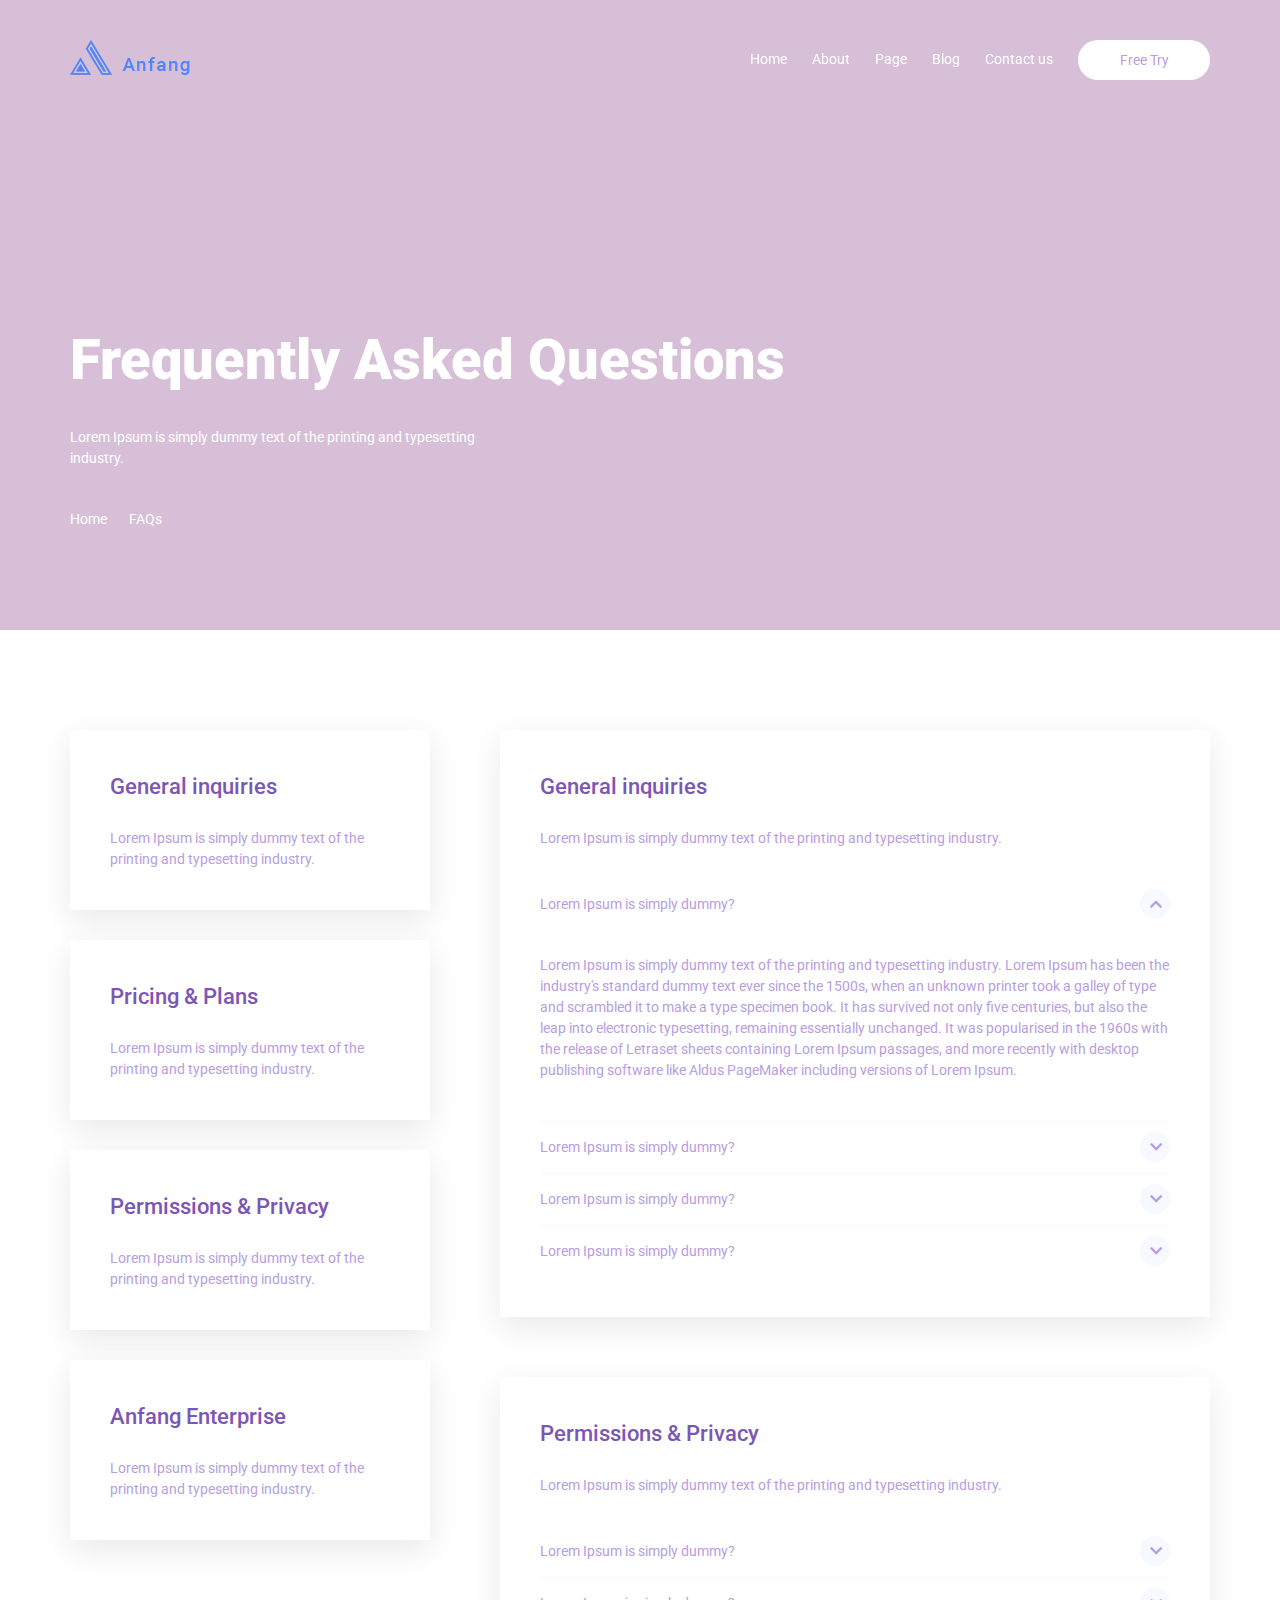
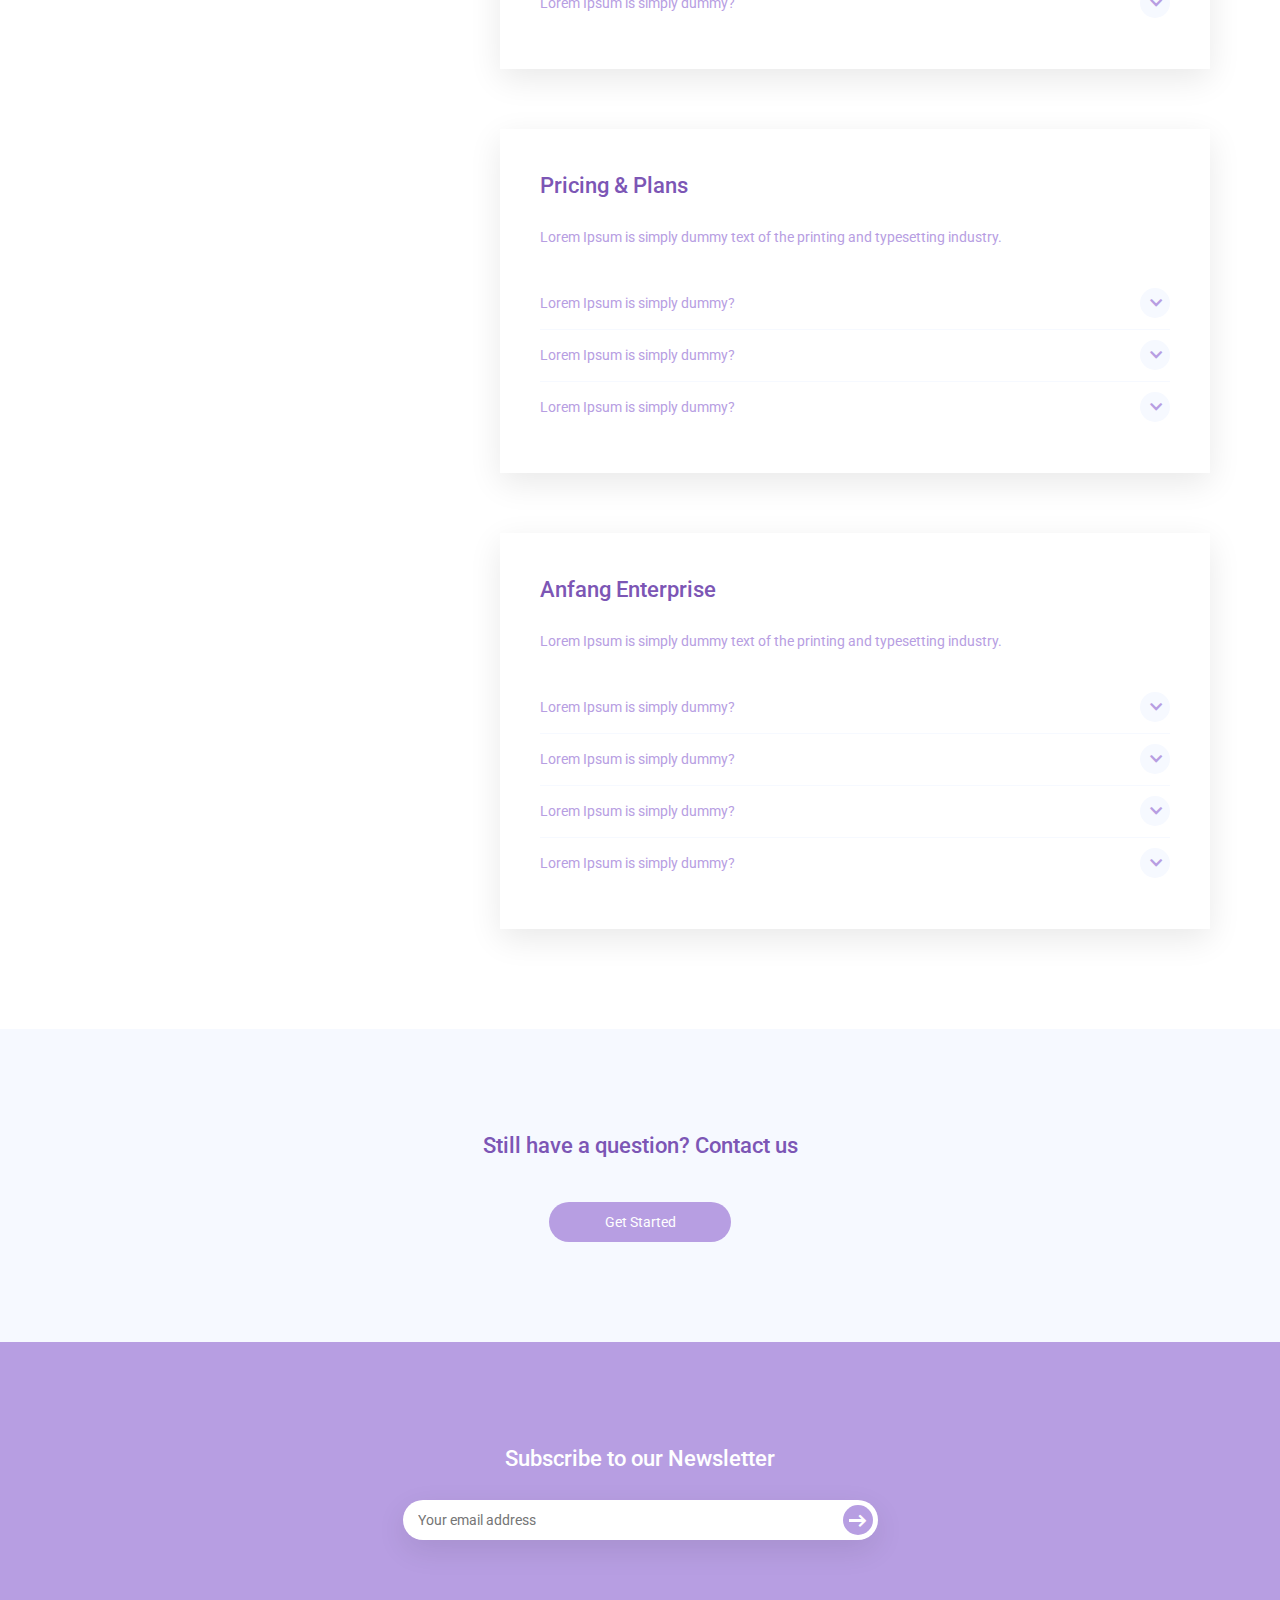
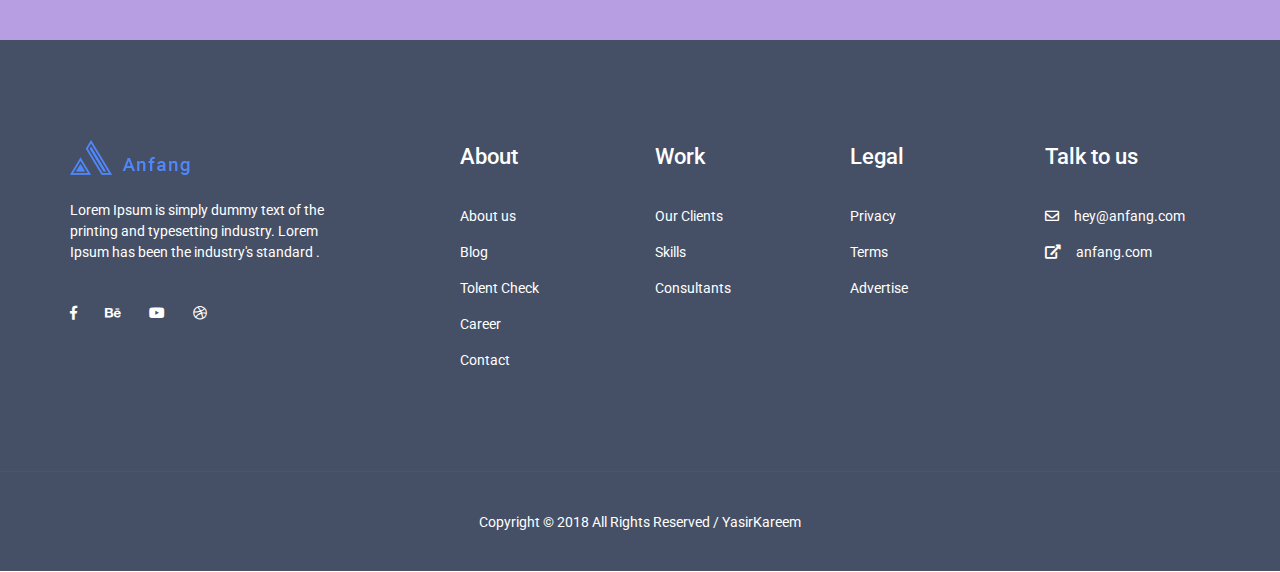
<file: faq.html>
<!DOCTYPE html>
<html lang="en">

<head>
    <meta charset="UTF-8">
    <meta name="viewport" content="width=device-width, initial-scale=1, shrink-to-fit=no">
    <meta name="keywords" content="agency, startup, saas, startup template, saas template, app, app landing, business, creative, landing, marketing, product, software, software landing, webapp">
    <meta name="author" content="YasirKareem">
    <title>Anfang - Agency, Startup and SaaS Template</title>
    <!-- Bootstrap core CSS -->
    <link rel="stylesheet" href="css/bootstrap.min.css">
    <!-- Font Animate -->
    <link rel="stylesheet" href="css/animate.css">
    <!-- Font Dropdownhover -->
    <link rel="stylesheet" href="css/bootstrap-dropdownhover.min.css">
    <!-- Font Awesome -->
    <link rel="stylesheet" href="css/all.min.css">
    <!-- Google Font -->
    <link href="https://fonts.googleapis.com/css?family=Roboto:400,500,700,900" rel="stylesheet">
    <!-- Styles -->
    <link rel="stylesheet" href="css/styles.css">
    <!-- favicon -->
    <link rel="apple-touch-icon" sizes="180x180" href="img/favicons/apple-touch-icon.png">
    <link rel="icon" type="image/png" sizes="32x32" href="img/favicons/favicon-32x32.png">
    <link rel="icon" type="image/png" sizes="192x192" href="img/favicons/android-chrome-192x192.png">
    <link rel="icon" type="image/png" sizes="16x16" href="img/favicons/favicon-16x16.png">
    <link rel="manifest" href="img/favicons/site.webmanifest">
    <link rel="mask-icon" href="img/favicons/safari-pinned-tab.svg" color="#4f87fb">
    <link rel="shortcut icon" href="img/favicons/favicon.ico">
    <meta name="msapplication-TileColor" content="#4f87fb">
    <meta name="msapplication-TileImage" content="img/favicons/mstile-144x144.png">
    <meta name="msapplication-config" content="img/favicons/browserconfig.xml">
    <meta name="theme-color" content="#ffffff">
    <!--[if lt IE 9]>
     <script src="js/html5shiv.min.js"></script>
     <script src="js/respond.min.js"></script>
    <![endif]-->
</head>

<body>
    <!-- Start Navbar -->
    <nav class="navbar navbar-default navbar-fixed-top">
        <div class="container">
            <div class="navbar-header">
                <div class="navbar-toggle collapsed menu-icon" data-toggle="collapse" data-target="#menu" aria-expanded="false" role="button">
                    <div class="bar half start"></div>
                    <div class="bar"></div>
                    <div class="bar half end"></div>
                </div>
                <div class="logo">
                    <img class="navbar-brand" src="img/logo/logo.png" alt="logo">
                </div>
            </div>
            <div class="collapse navbar-collapse" id="menu" data-hover="dropdown" data-animations="fadeInUp">
                <ul class="nav navbar-nav navbar-right">
                    <!-- Home -->
                    <li class="active"><a class="click-close" href="index.html">Home</a></li>
                    <!-- About -->
                    <li><a class="click-close" href="about.html">About</a></li>
                    <!-- Start Page -->
                    <li class="dropdown">
                        <a href="#" class="dropdown-toggle" data-toggle="dropdown" role="button" aria-haspopup="true" aria-expanded="false">Page</a>
                        <ul class="dropdown-menu">
                            <li><a class="click-close" href="services.html">Services</a></li>
                            <li><a class="click-close" href="faq.html">FAQ's</a></li>
                            <li><a class="click-close" href="page-coming-soon.html">Coming Soon</a></li>
                            <li><a class="click-close" href="page-404.html">Page 404</a></li>
                        </ul>
                    </li>
                    <!-- Start Blog -->
                    <li class="dropdown">
                        <a href="#" class="dropdown-toggle" data-toggle="dropdown" role="button" aria-haspopup="true" aria-expanded="false">Blog</a>
                        <ul class="dropdown-menu">
                            <li><a class="click-close" href="blog.html">Blog</a></li>
                            <li><a class="click-close" href="blog-single.html">Blog Single</a></li>
                        </ul>
                    </li>
                    <!-- Help -->
                    <li><a class="click-close" href="contact-us.html">Contact us</a></li>
                    <!-- Sign up -->
                    <li><a class="click-close free-try" href="#">Free Try</a></li>
                </ul>
            </div>
        </div>
    </nav>
    <!-- End Navbar -->

    <!-- Start Header -->
    <header class="header-page header-faq">
        <!--- Overlay -->
        <div class="overlay"></div>
        <!--- Header Page Content -->
        <div class="container">
            <div class="header-page-content">
                <div class="header-page-text">
                    <h1>Frequently Asked Questions</h1>
                    <p>Lorem Ipsum is simply dummy text of the printing and typesetting industry. </p>
                </div>
                <!--- Header Breadcrumb -->
                <div class="header-breadcrumb">
                    <ol class="breadcrumb">
                        <li class="breadcrumb-item"><a href="index.html">Home</a></li>
                        <li class="breadcrumb-item active">FAQs</li>
                    </ol>
                </div>
            </div>
        </div>
    </header>
    <!-- End Header -->
    <!-- Start Section faq -->
    <section class="faq section-padding">
        <div class="container">
            <div class="row">
                <!-- Start FAQ Nav -->
                <div class="faq-link col-lg-4 col-md-4 col-sm-12 col-xs12">
                    <div class="faq-nav">
                        <!-- Start General Inquiries -->
                        <a href="#general">
                            <div class="item">
                                <h3>General inquiries</h3>
                                <p>Lorem Ipsum is simply dummy text of the printing and typesetting industry.</p>
                            </div>
                        </a>
                        <!-- End General Inquiries -->
                        <!-- Start Pricing & Plans -->
                        <a href="#pricing">
                            <div class="item">
                                <h3>Pricing & Plans</h3>
                                <p>Lorem Ipsum is simply dummy text of the printing and typesetting industry.</p>
                            </div>
                        </a>
                        <!-- End Pricing & Plans -->
                        <!-- Start Permissions & Privacy -->
                        <a href="#permissions">
                            <div class="item">
                                <h3>Permissions & Privacy</h3>
                                <p>Lorem Ipsum is simply dummy text of the printing and typesetting industry.</p>
                            </div>
                        </a>
                        <!-- End Permissions & Privacy -->
                        <!-- Start Anfang Enterprise -->
                        <a href="#anfang">
                            <div class="item">
                                <h3>Anfang Enterprise</h3>
                                <p>Lorem Ipsum is simply dummy text of the printing and typesetting industry.</p>
                            </div>
                        </a>
                        <!-- End Anfang Enterprise -->
                    </div>
                </div>
                <!-- End FAQ Nav -->
                <!-- Start Accordion General inquiries -->
                <div class="accordion-left col-lg-8 col-md-8 col-sm-12 col-xs12">
                    <div id="general" class="accordion">
                        <!-- Accordion Title -->
                        <div class="accordion-title">
                            <h3>General inquiries</h3>
                            <p>Lorem Ipsum is simply dummy text of the printing and typesetting industry.</p>
                        </div>
                        <!-- Start Accordion Drop -->
                        <ul class="accordion-list accordion-drop">
                            <!-- Start Item 1 -->
                            <li class="default open">
                                <!-- Drop Title -->
                                <div class="drop-title">
                                    <p>Lorem Ipsum is simply dummy?</p>
                                    <span><i class="fas fa-chevron-down"></i></span>
                                </div>
                                <!-- Menu Text -->
                                <ul class="menu-text">
                                    <li>Lorem Ipsum is simply dummy text of the printing and typesetting industry. Lorem Ipsum has been the industry's standard dummy text ever since the 1500s, when an unknown printer took a galley of type and scrambled it to make a type specimen book. It has survived not only five centuries, but also the leap into electronic typesetting, remaining essentially unchanged. It was popularised in the 1960s with the release of Letraset sheets containing Lorem Ipsum passages, and more recently with desktop publishing software like Aldus PageMaker including versions of Lorem Ipsum.</li>
                                </ul>
                            </li>
                            <!-- End Item 1 -->
                            <!-- Start Item 2 -->
                            <li  class="default">
                                <!-- Drop Title -->
                                <div class="drop-title">
                                    <p>Lorem Ipsum is simply dummy?</p>
                                    <span><i class="fas fa-chevron-down"></i></span>
                                </div>
                                <!-- Menu Text -->
                                <ul class="menu-text">
                                    <li>Lorem Ipsum is simply dummy text of the printing and typesetting industry. Lorem Ipsum has been the industry's standard dummy text ever since the 1500s, when an unknown printer took a galley of type and scrambled it to make a type specimen book. It has survived not only five centuries, but also the leap into electronic typesetting, remaining essentially unchanged. It was popularised in the 1960s with the release of Letraset sheets containing Lorem Ipsum passages, and more recently with desktop publishing software like Aldus PageMaker including versions of Lorem Ipsum.</li>
                                </ul>
                            </li>
                            <!-- End Item 2 -->
                            <!-- Start Item 3 -->
                            <li class="default">
                                <!-- Drop Title -->
                                <div class="drop-title">
                                    <p>Lorem Ipsum is simply dummy?</p>
                                    <span><i class="fas fa-chevron-down"></i></span>
                                </div>
                                <!-- Menu Text -->
                                <ul class="menu-text">
                                    <li>Lorem Ipsum is simply dummy text of the printing and typesetting industry. Lorem Ipsum has been the industry's standard dummy text ever since the 1500s, when an unknown printer took a galley of type and scrambled it to make a type specimen book. It has survived not only five centuries, but also the leap into electronic typesetting, remaining essentially unchanged. It was popularised in the 1960s with the release of Letraset sheets containing Lorem Ipsum passages, and more recently with desktop publishing software like Aldus PageMaker including versions of Lorem Ipsum.</li>
                                </ul>
                            </li>
                            <!-- End Item 3 -->
                            <!-- Start Item 4 -->
                            <li class="default">
                                <!-- Drop Title -->
                                <div class="drop-title">
                                    <p>Lorem Ipsum is simply dummy?</p>
                                    <span><i class="fas fa-chevron-down"></i></span>
                                </div>
                                <!-- Menu Text -->
                                <ul class="menu-text">
                                    <li>Lorem Ipsum is simply dummy text of the printing and typesetting industry. Lorem Ipsum has been the industry's standard dummy text ever since the 1500s, when an unknown printer took a galley of type and scrambled it to make a type specimen book. It has survived not only five centuries, but also the leap into electronic typesetting, remaining essentially unchanged. It was popularised in the 1960s with the release of Letraset sheets containing Lorem Ipsum passages, and more recently with desktop publishing software like Aldus PageMaker including versions of Lorem Ipsum.</li>
                                </ul>
                            </li>
                            <!-- End Item 4 -->
                        </ul>
                        <!-- End Accordion Drop -->
                    </div>
                    <!-- End Accordiont General inquiries -->
                    <!-- Start Accordion Permissions & Privacy -->
                    <div id="pricing" class="accordion">
                        <!-- Accordion Title -->
                        <div class="accordion-title">
                            <h3>Permissions & Privacy</h3>
                            <p>Lorem Ipsum is simply dummy text of the printing and typesetting industry.</p>
                        </div>
                        <!-- Start Accordion Drop -->
                        <ul class="accordion-list accordion-drop">
                            <!-- Start Item 1 -->
                            <li class="default">
                                <!-- Drop Title -->
                                <div class="drop-title">
                                    <p>Lorem Ipsum is simply dummy?</p>
                                    <span><i class="fas fa-chevron-down"></i></span>
                                </div>
                                <!-- Menu Text -->
                                <ul class="menu-text">
                                    <li>Lorem Ipsum is simply dummy text of the printing and typesetting industry. Lorem Ipsum has been the industry's standard dummy text ever since the 1500s, when an unknown printer took a galley of type and scrambled it to make a type specimen book. It has survived not only five centuries, but also the leap into electronic typesetting, remaining essentially unchanged. It was popularised in the 1960s with the release of Letraset sheets containing Lorem Ipsum passages, and more recently with desktop publishing software like Aldus PageMaker including versions of Lorem Ipsum.</li>
                                </ul>
                            </li>
                            <!-- End Item 1 -->
                            <!-- Start Item 2 -->
                            <li class="default">
                                <!-- Drop Title -->
                                <div class="drop-title">
                                    <p>Lorem Ipsum is simply dummy?</p>
                                    <span><i class="fas fa-chevron-down"></i></span>
                                </div>
                                <!-- Menu Text -->
                                <ul class="menu-text">
                                    <li>Lorem Ipsum is simply dummy text of the printing and typesetting industry. Lorem Ipsum has been the industry's standard dummy text ever since the 1500s, when an unknown printer took a galley of type and scrambled it to make a type specimen book. It has survived not only five centuries, but also the leap into electronic typesetting, remaining essentially unchanged. It was popularised in the 1960s with the release of Letraset sheets containing Lorem Ipsum passages, and more recently with desktop publishing software like Aldus PageMaker including versions of Lorem Ipsum.</li>
                                </ul>
                            </li>
                            <!-- End Item 2 -->
                        </ul>
                        <!-- End Accordion Drop -->
                    </div>
                    <!-- End Accordiont Permissions & Privacy -->
                    <!-- Start Accordion Pricing & Plans -->
                    <div id="permissions" class="accordion">
                        <!-- Accordion Title -->
                        <div class="accordion-title">
                            <h3>Pricing & Plans</h3>
                            <p>Lorem Ipsum is simply dummy text of the printing and typesetting industry.</p>
                        </div>
                        <!-- Start Accordion Drop -->
                        <ul class="accordion-list accordion-drop">
                            <!-- Start Item 1 -->
                            <li class="default">
                                <!-- Drop Title -->
                                <div class="drop-title">
                                    <p>Lorem Ipsum is simply dummy?</p>
                                    <span><i class="fas fa-chevron-down"></i></span>
                                </div>
                                <!-- Menu Text -->
                                <ul class="menu-text">
                                    <li>Lorem Ipsum is simply dummy text of the printing and typesetting industry. Lorem Ipsum has been the industry's standard dummy text ever since the 1500s, when an unknown printer took a galley of type and scrambled it to make a type specimen book. It has survived not only five centuries, but also the leap into electronic typesetting, remaining essentially unchanged. It was popularised in the 1960s with the release of Letraset sheets containing Lorem Ipsum passages, and more recently with desktop publishing software like Aldus PageMaker including versions of Lorem Ipsum.</li>
                                </ul>
                            </li>
                            <!-- End Item 1 -->
                            <!-- Start Item 2 -->
                            <li class="default">
                                <!-- Drop Title -->
                                <div class="drop-title">
                                    <p>Lorem Ipsum is simply dummy?</p>
                                    <span><i class="fas fa-chevron-down"></i></span>
                                </div>
                                <!-- Menu Text -->
                                <ul class="menu-text">
                                    <li>Lorem Ipsum is simply dummy text of the printing and typesetting industry. Lorem Ipsum has been the industry's standard dummy text ever since the 1500s, when an unknown printer took a galley of type and scrambled it to make a type specimen book. It has survived not only five centuries, but also the leap into electronic typesetting, remaining essentially unchanged. It was popularised in the 1960s with the release of Letraset sheets containing Lorem Ipsum passages, and more recently with desktop publishing software like Aldus PageMaker including versions of Lorem Ipsum.</li>
                                </ul>
                            </li>
                            <!-- End Item 2 -->
                            <!-- Start Item 3 -->
                            <li class="default">
                                <!-- Drop Title -->
                                <div class="drop-title">
                                    <p>Lorem Ipsum is simply dummy?</p>
                                    <span><i class="fas fa-chevron-down"></i></span>
                                </div>
                                <!-- Menu Text -->
                                <ul class="menu-text">
                                    <li>Lorem Ipsum is simply dummy text of the printing and typesetting industry. Lorem Ipsum has been the industry's standard dummy text ever since the 1500s, when an unknown printer took a galley of type and scrambled it to make a type specimen book. It has survived not only five centuries, but also the leap into electronic typesetting, remaining essentially unchanged. It was popularised in the 1960s with the release of Letraset sheets containing Lorem Ipsum passages, and more recently with desktop publishing software like Aldus PageMaker including versions of Lorem Ipsum.</li>
                                </ul>
                            </li>
                            <!-- End Item 3 -->
                        </ul>
                        <!-- End Accordion Drop -->
                    </div>
                    <!-- End Accordiont Pricing & Plans -->
                    <!-- Start Accordion Anfang Enterprise -->
                    <div id="anfang" class="accordion">
                        <!-- Accordion Title -->
                        <div class="accordion-title">
                            <h3>Anfang Enterprise</h3>
                            <p>Lorem Ipsum is simply dummy text of the printing and typesetting industry.</p>
                        </div>
                        <!-- Start Accordion Drop -->
                        <ul class="accordion-list accordion-drop">
                            <!-- Start Item 1 -->
                            <li class="default">
                                <!-- Drop Title -->
                                <div class="drop-title">
                                    <p>Lorem Ipsum is simply dummy?</p>
                                    <span><i class="fas fa-chevron-down"></i></span>
                                </div>
                                <!-- Menu Text -->
                                <ul class="menu-text">
                                    <li>Lorem Ipsum is simply dummy text of the printing and typesetting industry. Lorem Ipsum has been the industry's standard dummy text ever since the 1500s, when an unknown printer took a galley of type and scrambled it to make a type specimen book. It has survived not only five centuries, but also the leap into electronic typesetting, remaining essentially unchanged. It was popularised in the 1960s with the release of Letraset sheets containing Lorem Ipsum passages, and more recently with desktop publishing software like Aldus PageMaker including versions of Lorem Ipsum.</li>
                                </ul>
                            </li>
                            <!-- End Item 1 -->
                            <!-- Start Item 2 -->
                            <li class="default">
                                <!-- Drop Title -->
                                <div class="drop-title">
                                    <p>Lorem Ipsum is simply dummy?</p>
                                    <span><i class="fas fa-chevron-down"></i></span>
                                </div>
                                <!-- Menu Text -->
                                <ul class="menu-text">
                                    <li>Lorem Ipsum is simply dummy text of the printing and typesetting industry. Lorem Ipsum has been the industry's standard dummy text ever since the 1500s, when an unknown printer took a galley of type and scrambled it to make a type specimen book. It has survived not only five centuries, but also the leap into electronic typesetting, remaining essentially unchanged. It was popularised in the 1960s with the release of Letraset sheets containing Lorem Ipsum passages, and more recently with desktop publishing software like Aldus PageMaker including versions of Lorem Ipsum.</li>
                                </ul>
                            </li>
                            <!-- End Item 2 -->
                            <!-- Start Item 3 -->
                            <li class="default">
                                <!-- Drop Title -->
                                <div class="drop-title">
                                    <p>Lorem Ipsum is simply dummy?</p>
                                    <span><i class="fas fa-chevron-down"></i></span>
                                </div>
                                <!-- Menu Text -->
                                <ul class="menu-text">
                                    <li>Lorem Ipsum is simply dummy text of the printing and typesetting industry. Lorem Ipsum has been the industry's standard dummy text ever since the 1500s, when an unknown printer took a galley of type and scrambled it to make a type specimen book. It has survived not only five centuries, but also the leap into electronic typesetting, remaining essentially unchanged. It was popularised in the 1960s with the release of Letraset sheets containing Lorem Ipsum passages, and more recently with desktop publishing software like Aldus PageMaker including versions of Lorem Ipsum.</li>
                                </ul>
                            </li>
                            <!-- End Item 3 -->
                            <!-- Start Item 4 -->
                            <li class="default">
                                <!-- Drop Title -->
                                <div class="drop-title">
                                    <p>Lorem Ipsum is simply dummy?</p>
                                    <span><i class="fas fa-chevron-down"></i></span>
                                </div>
                                <!-- Menu Text -->
                                <ul class="menu-text">
                                    <li>Lorem Ipsum is simply dummy text of the printing and typesetting industry. Lorem Ipsum has been the industry's standard dummy text ever since the 1500s, when an unknown printer took a galley of type and scrambled it to make a type specimen book. It has survived not only five centuries, but also the leap into electronic typesetting, remaining essentially unchanged. It was popularised in the 1960s with the release of Letraset sheets containing Lorem Ipsum passages, and more recently with desktop publishing software like Aldus PageMaker including versions of Lorem Ipsum.</li>
                                </ul>
                            </li>
                            <!-- End Item 4 -->
                        </ul>
                        <!-- End Accordion Drop -->
                    </div>
                </div>
                <!-- End Accordiont Anfang Enterprise -->
            </div>
        </div>
    </section>
    <!-- End Section faq -->
    <!-- Start Section Have Question-->
    <section class="have-question section-padding">
        <div class="container">
            <div class="have-question-text">
                <h3>Still have a question? Contact us</h3>
                <!-- Button -->
                <div class="button">
                    <a class="btn-main" href="#">Get Started</a>
                </div>
            </div>
        </div>
    </section>
    <!-- End Section Have Question-->
    <!-- Start Subscribe -->
    <section class="subscribe section-padding">
        <div class="container subscribe-content">
            <div class="col-lg-5 col-md-5 col-sm-8 col-xs-12">
                <!-- Title -->
                <div class="footer-title">
                    <h3>Subscribe to our Newsletter</h3>
                </div>
                <!-- Email -->
                <form action="#">
                    <div class="email">
                        <input type="email" name="email" placeholder="Your email address">
                        <button type="submit"><i class="fas fa-chevron-right" aria-hidden="true"></i></button></div>
                </form>
            </div>
        </div>
    </section>
    <!-- End Subscribe -->
    <!-- Start Scroll Top -->
    <div class="scroll-top">
        <span class="animated fadeIn"><i class="fas fa-chevron-up"></i></span>
    </div>
    <!-- End Scroll Top -->

    <!-- Start Footer -->
    <footer>
        <div class="container">
            <div class="row">
                <!-- Anfang -->
                <div class="anfang col-lg-4 col-md-4 col-sm-3 col-xs-12">
                    <!-- Footer Img -->
                    <div class="footer-img">
                        <img src="img/logo/logo.png" alt="logo">
                    </div>
                    <!-- Footer Text -->
                    <div class="footer-text">
                        <p>Lorem Ipsum is simply dummy text of the printing and typesetting industry. Lorem Ipsum has been the industry's standard .</p>
                    </div>
                    <!-- Social -->
                    <div class="social">
                        <ul>
                            <li><a href=""><i class="fab fa-facebook-f"></i></a></li>
                            <li><a href=""><i class="fab fa-behance"></i></a></li>
                            <li><a href=""><i class="fab fa-youtube"></i></a></li>
                            <li><a href=""><i class="fab fa-dribbble"></i></a></li>
                        </ul>
                    </div>

                </div>
                <!-- About -->
                <div class="footer-about col-lg-2 col-md-2 col-sm-2 col-xs-12">
                    <!-- Title -->
                    <div class="footer-title">
                        <h3>About</h3>
                    </div>
                    <!-- Link -->
                    <div class="footer-link">
                        <ul>
                            <li><a href="#">About us</a></li>
                            <li><a href="#">Blog</a></li>
                            <li><a href="#">Tolent Check</a></li>
                            <li><a href="#">Career</a></li>
                            <li><a href="#">Contact</a></li>
                        </ul>
                    </div>
                </div>
                <!-- Work -->
                <div class="work col-lg-2 col-md-2 col-sm-2 col-xs-12">
                    <!-- Title -->
                    <div class="footer-title">
                        <h3>Work</h3>
                    </div>
                    <!-- Link -->
                    <div class="footer-link">
                        <ul>
                            <li><a href="#">Our Clients</a></li>
                            <li><a href="#">Skills</a></li>
                            <li><a href="#">Consultants</a></li>
                        </ul>
                    </div>
                </div>
                <!-- Legal -->
                <div class="legal col-lg-2 col-md-2 col-sm-2 col-xs-12">
                    <!-- Title -->
                    <div class="footer-title">
                        <h3>Legal</h3>
                    </div>
                    <!-- Link -->
                    <div class="footer-link">
                        <ul>
                            <li><a href="#">Privacy</a></li>
                            <li><a href="#">Terms</a></li>
                            <li><a href="#">Advertise</a></li>
                        </ul>
                    </div>
                </div>
                <!-- Talk to us -->
                <div class="talk-to-us col-lg-2 col-md-2 col-sm-3 col-xs-12">
                    <!-- Title -->
                    <div class="footer-title">
                        <h3>Talk to us</h3>
                    </div>
                    <!-- Link -->
                    <div class="footer-link">
                        <ul>
                            <li><a href="#"><i class="far fa-envelope"></i>hey@anfang.com</a></li>
                            <li><a href="#"><i class="fas fa-external-link-alt"></i>anfang.com</a></li>
                        </ul>
                    </div>
                </div>
            </div>
        </div>

        <!-- Copy -->
        <div class="copy">
            <div class="container">
                <p>Copyright © 2018 All Rights Reserved / YasirKareem</p>
            </div>
        </div>
    </footer>
    <!-- End Footer -->

    <!-- script -->
    <script src="js/jquery-3.3.1.min.js"></script>
    <script src="js/bootstrap.min.js"></script>
    <script src="js/bootstrap-dropdownhover.min.js"></script>
    <script src="js/script.js"></script>
</body>

</html>
</file>
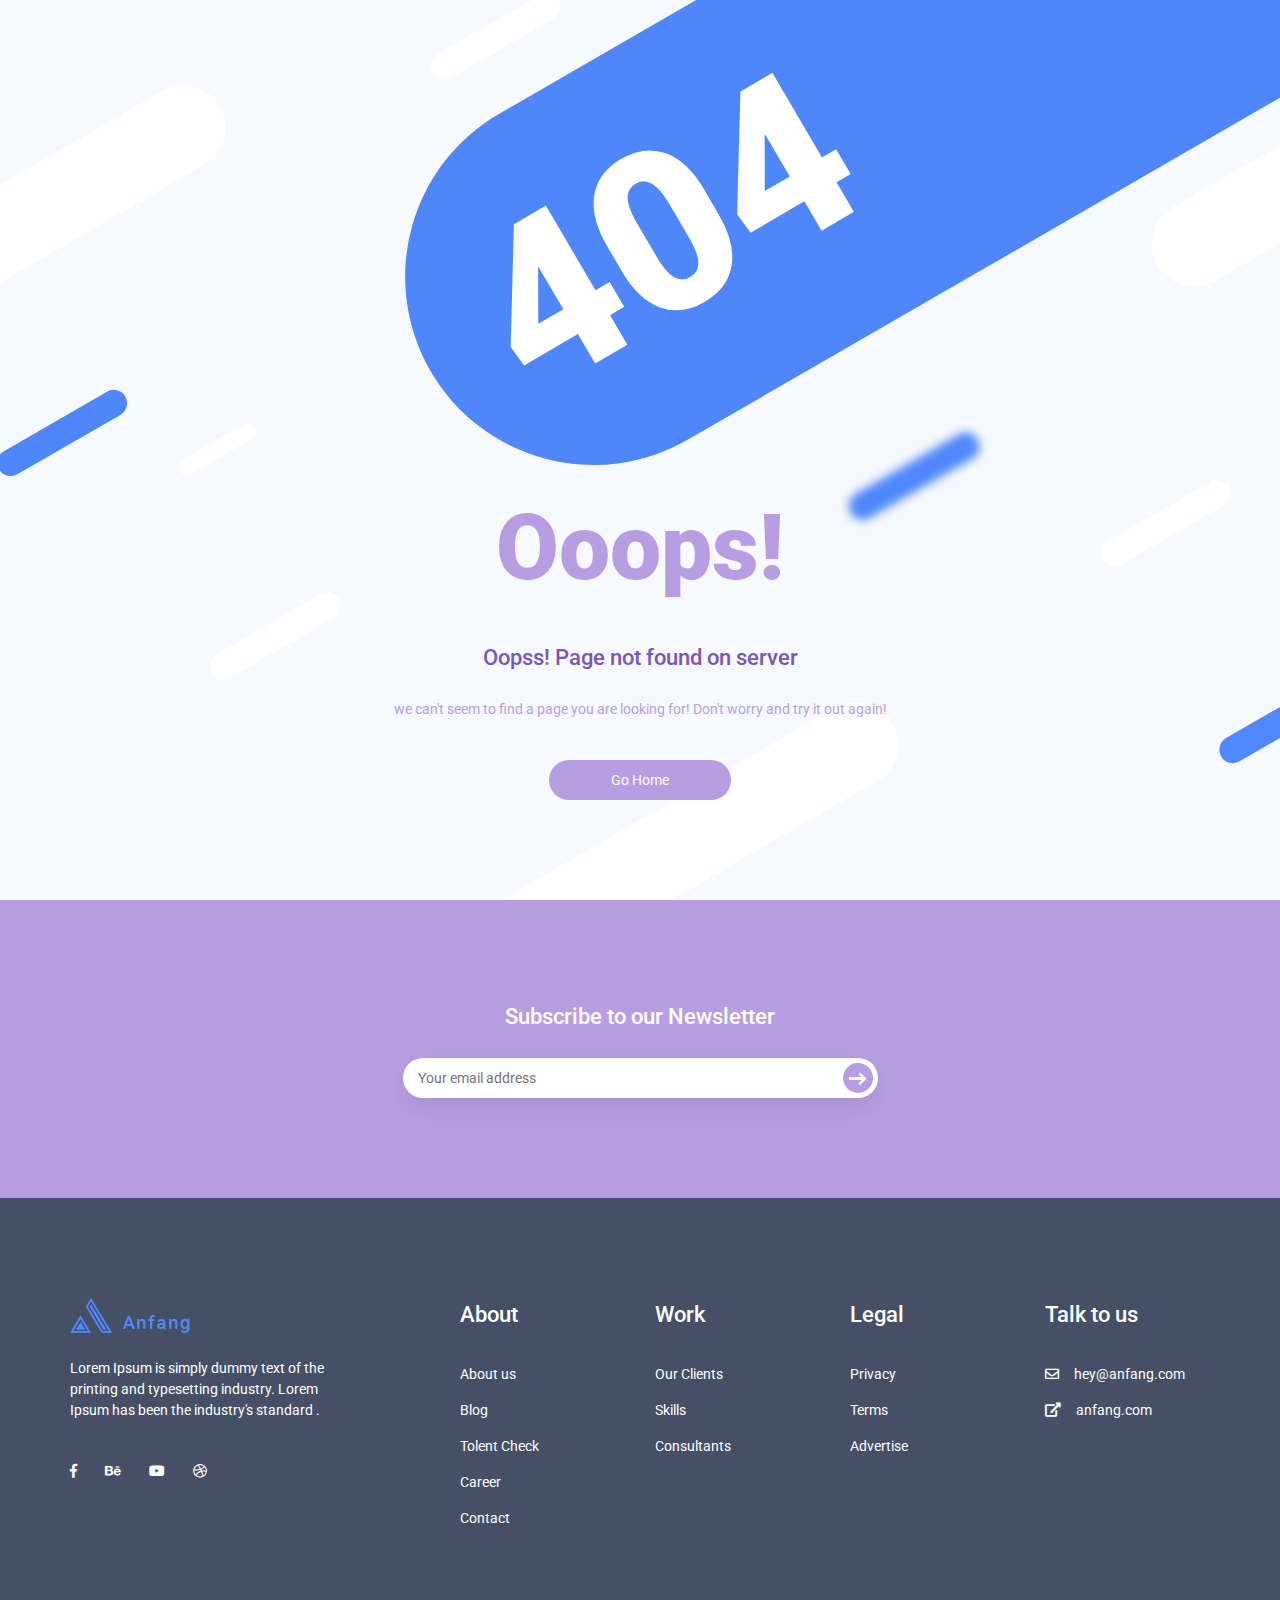
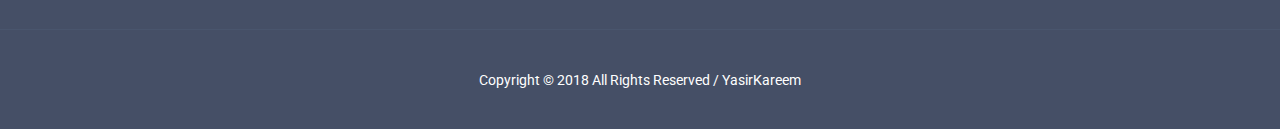
<file: page-404.html>
<!DOCTYPE html>
<html lang="en">

<head>
    <meta charset="UTF-8">
    <meta name="viewport" content="width=device-width, initial-scale=1, shrink-to-fit=no">
    <meta name="keywords" content="agency, startup, saas, startup template, saas template, app, app landing, business, creative, landing, marketing, product, software, software landing, webapp">
    <meta name="author" content="YasirKareem">
    <title>Anfang - Agency, Startup and SaaS Template</title>
    <!-- Bootstrap core CSS -->
    <link rel="stylesheet" href="css/bootstrap.min.css">
    <!-- Font Animate -->
    <link rel="stylesheet" href="css/animate.css">
    <!-- Font Awesome -->
    <link rel="stylesheet" href="css/all.min.css">
    <!-- Google Font -->
    <link href="https://fonts.googleapis.com/css?family=Roboto:400,500,700,900" rel="stylesheet">
    <!-- Styles -->
    <link rel="stylesheet" href="css/styles.css">
    <!-- favicon -->
    <link rel="apple-touch-icon" sizes="180x180" href="img/favicons/apple-touch-icon.png">
    <link rel="icon" type="image/png" sizes="32x32" href="img/favicons/favicon-32x32.png">
    <link rel="icon" type="image/png" sizes="192x192" href="img/favicons/android-chrome-192x192.png">
    <link rel="icon" type="image/png" sizes="16x16" href="img/favicons/favicon-16x16.png">
    <link rel="manifest" href="img/favicons/site.webmanifest">
    <link rel="mask-icon" href="img/favicons/safari-pinned-tab.svg" color="#4f87fb">
    <link rel="shortcut icon" href="img/favicons/favicon.ico">
    <meta name="msapplication-TileColor" content="#4f87fb">
    <meta name="msapplication-TileImage" content="img/favicons/mstile-144x144.png">
    <meta name="msapplication-config" content="img/favicons/browserconfig.xml">
    <meta name="theme-color" content="#ffffff">
    <!--[if lt IE 9]>
     <script src="js/html5shiv.min.js"></script>
     <script src="js/respond.min.js"></script>
    <![endif]-->
</head>

<body>
   <!-- Start Page 404 -->
    <section class="page-404">
      <!-- Page 404 Bg -->
        <div class="elements"></div>
        <!-- Text 404 -->
        <div class="container">
            <div class="text-404">
                <span>Ooops!</span>
                <h3>Oopss! Page not found on server</h3>
                <p>we can't seem to find a page you are looking for! Don't worry and try it out again!</p>
                <!-- Button -->
                <div class="button">
                    <a class="btn-main" href="index.html">Go Home</a>
                </div>
            </div>
        </div>
    </section>
    <!-- Start Page 404 -->
    <!-- Start Subscribe -->
    <section class="subscribe section-padding">
        <div class="container subscribe-content">
            <div class="col-lg-5 col-md-5 col-sm-8 col-xs-12">
                <!-- Title -->
                <div class="footer-title">
                    <h3>Subscribe to our Newsletter</h3>
                </div>
                <!-- Email -->
                <form action="#">
                    <div class="email">
                        <input type="email" name="email" placeholder="Your email address">
                        <button type="submit"><i class="fas fa-chevron-right" aria-hidden="true"></i></button>
                    </div>
                </form>
            </div>
        </div>
    </section>
    <!-- End Subscribe -->
    <!-- Start Scroll Top -->
    <div class="scroll-top">
        <span class="animated fadeIn"><i class="fas fa-chevron-up"></i></span>
    </div>
    <!-- End Scroll Top -->

    <!-- Start Footer -->
    <footer>
        <div class="container">
            <div class="row">
                <!-- Anfang -->
                <div class="anfang col-lg-4 col-md-4 col-sm-3 col-xs-12">
                    <!-- Footer Img -->
                    <div class="footer-img">
                        <img src="img/logo/logo.png" alt="logo">
                    </div>
                    <!-- Footer Text -->
                    <div class="footer-text">
                        <p>Lorem Ipsum is simply dummy text of the printing and typesetting industry. Lorem Ipsum has been the industry's standard .</p>
                    </div>
                    <!-- Social -->
                    <div class="social">
                        <ul>
                            <li><a href=""><i class="fab fa-facebook-f"></i></a></li>
                            <li><a href=""><i class="fab fa-behance"></i></a></li>
                            <li><a href=""><i class="fab fa-youtube"></i></a></li>
                            <li><a href=""><i class="fab fa-dribbble"></i></a></li>
                        </ul>
                    </div>
                </div>
                <!-- About -->
                <div class="footer-about col-lg-2 col-md-2 col-sm-2 col-xs-12">
                    <!-- Title -->
                    <div class="footer-title">
                        <h3>About</h3>
                    </div>
                    <!-- Link -->
                    <div class="footer-link">
                        <ul>
                            <li><a href="#">About us</a></li>
                            <li><a href="#">Blog</a></li>
                            <li><a href="#">Tolent Check</a></li>
                            <li><a href="#">Career</a></li>
                            <li><a href="#">Contact</a></li>
                        </ul>
                    </div>
                </div>
                <!-- Work -->
                <div class="work col-lg-2 col-md-2 col-sm-2 col-xs-12">
                    <!-- Title -->
                    <div class="footer-title">
                        <h3>Work</h3>
                    </div>
                    <!-- Link -->
                    <div class="footer-link">
                        <ul>
                            <li><a href="#">Our Clients</a></li>
                            <li><a href="#">Skills</a></li>
                            <li><a href="#">Consultants</a></li>
                        </ul>
                    </div>
                </div>
                <!-- Legal -->
                <div class="legal col-lg-2 col-md-2 col-sm-2 col-xs-12">
                    <!-- Title -->
                    <div class="footer-title">
                        <h3>Legal</h3>
                    </div>
                    <!-- Link -->
                    <div class="footer-link">
                        <ul>
                            <li><a href="#">Privacy</a></li>
                            <li><a href="#">Terms</a></li>
                            <li><a href="#">Advertise</a></li>
                        </ul>
                    </div>
                </div>
                <!-- Talk to us -->
                <div class="talk-to-us col-lg-2 col-md-2 col-sm-3 col-xs-12">
                    <!-- Title -->
                    <div class="footer-title">
                        <h3>Talk to us</h3>
                    </div>
                    <!-- Link -->
                    <div class="footer-link">
                        <ul>
                            <li><a href="#"><i class="far fa-envelope"></i>hey@anfang.com</a></li>
                            <li><a href="#"><i class="fas fa-external-link-alt"></i>anfang.com</a></li>
                        </ul>
                    </div>
                </div>
            </div>
        </div>

        <!-- Copy -->
        <div class="copy">
            <div class="container">
                <p>Copyright © 2018 All Rights Reserved / YasirKareem</p>
            </div>
        </div>
    </footer>
    <!-- End Footer -->

    <!-- script -->
    <script src="js/jquery-3.3.1.min.js"></script>
    <script src="js/bootstrap.min.js"></script>
    <script src="js/script.js"></script>
</body>

</html>
</file>
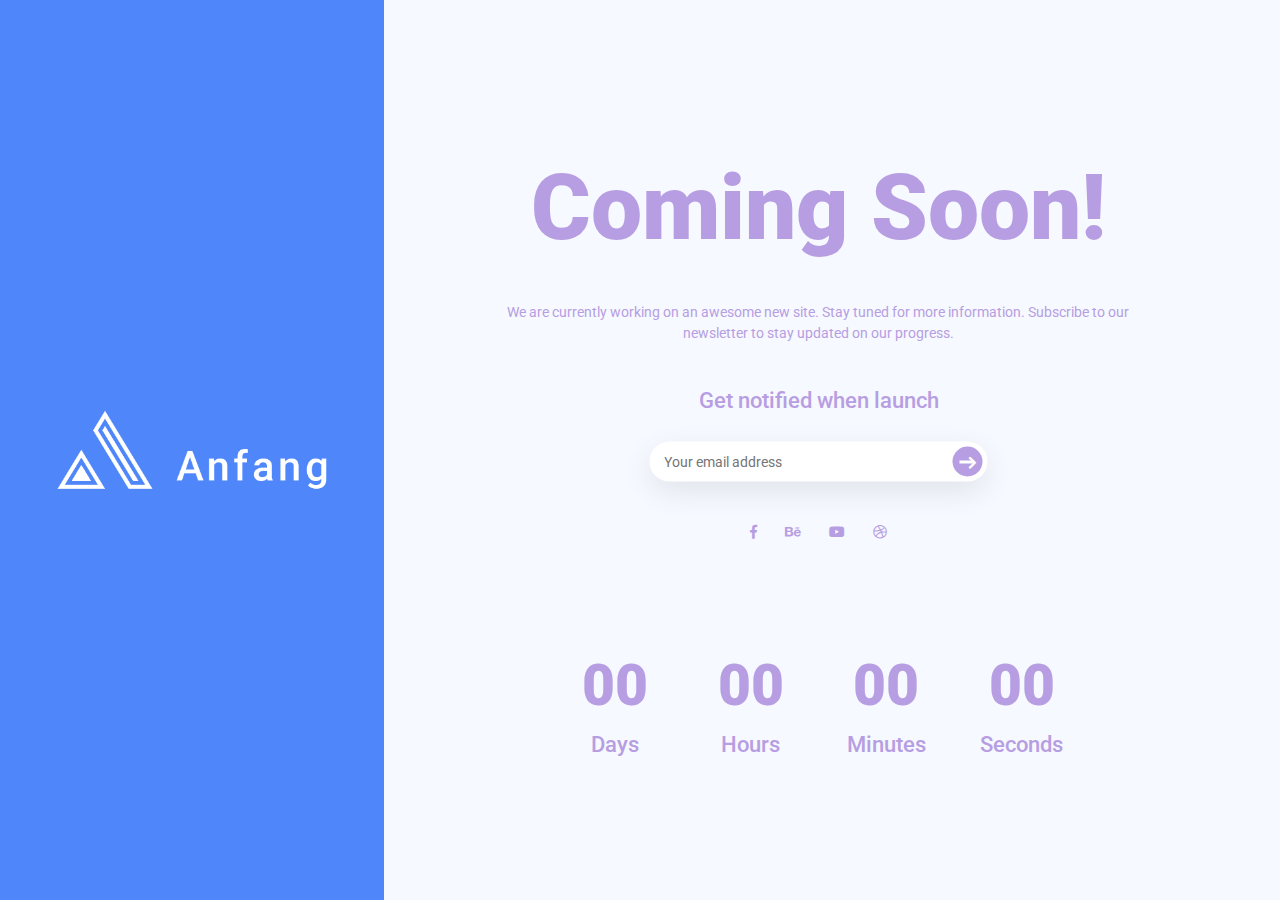
<file: page-coming-soon.html>
<!DOCTYPE html>
<html lang="en">

<head>
    <meta charset="UTF-8">
    <meta name="viewport" content="width=device-width, initial-scale=1, shrink-to-fit=no">
    <meta name="keywords" content="agency, startup, saas, startup template, saas template, app, app landing, business, creative, landing, marketing, product, software, software landing, webapp">
    <meta name="author" content="YasirKareem">
    <title>Anfang - Agency, Startup and SaaS Template</title>
    <!-- Bootstrap core CSS -->
    <link rel="stylesheet" href="css/bootstrap.min.css">
    <!-- Font Awesome -->
    <link rel="stylesheet" href="css/all.min.css">
    <!-- Google Font -->
    <link href="https://fonts.googleapis.com/css?family=Roboto:400,500,700,900" rel="stylesheet">
    <!-- Styles -->
    <link rel="stylesheet" href="css/styles.css">
    <!-- favicon -->
    <link rel="apple-touch-icon" sizes="180x180" href="img/favicons/apple-touch-icon.png">
    <link rel="icon" type="image/png" sizes="32x32" href="img/favicons/favicon-32x32.png">
    <link rel="icon" type="image/png" sizes="192x192" href="img/favicons/android-chrome-192x192.png">
    <link rel="icon" type="image/png" sizes="16x16" href="img/favicons/favicon-16x16.png">
    <link rel="manifest" href="img/favicons/site.webmanifest">
    <link rel="mask-icon" href="img/favicons/safari-pinned-tab.svg" color="#4f87fb">
    <link rel="shortcut icon" href="img/favicons/favicon.ico">
    <meta name="msapplication-TileColor" content="#4f87fb">
    <meta name="msapplication-TileImage" content="img/favicons/mstile-144x144.png">
    <meta name="msapplication-config" content="img/favicons/browserconfig.xml">
    <meta name="theme-color" content="#ffffff">
    <!--[if lt IE 9]>
     <script src="js/html5shiv.min.js"></script>
     <script src="js/respond.min.js"></script>
    <![endif]-->
</head>

<body>
    <!-- Start Coming Soon -->
    <section class="coming-soon">
        <!-- Coming Soon Logo -->
        <div class="coming-soon-logo">
            <img src="img/logo/coming-soon-logo.png" alt="">
        </div>
        <div class="container">
            <div class="row">
              <!-- Coming Soon Content -->
               <div class="coming-soon-content">
                <!-- Coming Soon Text -->
                <div class="coming-soon-text">
                    <span>Coming Soon!</span>
                    <p>We are currently working on an awesome new site. Stay tuned for more information. Subscribe to our newsletter to stay updated on our progress.</p>
                    </div>
                    <!-- Start Subscribe -->
                    <div class="subscribe clearfix">
                        <div class="subscribe-content">
                            <div class="col-lg-5 col-md-5 col-sm-8 col-xs-12">
                                <!-- Title -->
                                <div>
                                    <h3>Get notified when launch</h3>
                                </div>
                                <!-- Email -->
                                <form action="#">
                                    <div class="email">
                                        <input type="email" name="email" placeholder="Your email address">
                                        <button type="submit"><i class="fas fa-chevron-right" aria-hidden="true"></i></button>
                                    </div>
                                </form>
                            </div>
                        </div>
                    </div>
                    <!-- End Subscribe -->
                    <!-- Social -->
                    <div class="social">
                        <ul>
                            <li><a href=""><i class="fab fa-facebook-f"></i></a></li>
                            <li><a href=""><i class="fab fa-behance"></i></a></li>
                            <li><a href=""><i class="fab fa-youtube"></i></a></li>
                            <li><a href=""><i class="fab fa-dribbble"></i></a></li>
                        </ul>
                    </div>
                    <!-- Start Count -->
                    <div class="count clearfix">
                        <!-- Days -->
                        <div class="col-lg-2 col-md-2 col-sm-2 col-xs-6">
                            <div class="countd">
                                <span id="days">00</span>
                                <p>Days</p>
                            </div>
                        </div>
                        <div class="col-lg-2 col-md-2 col-sm-2 col-xs-6">
                            <!-- Hours -->
                            <div class="countd">
                                <span id="hours">00</span>
                                <p>Hours</p>
                            </div>
                        </div>
                        <div class="col-lg-2 col-md-2 col-sm-2 col-xs-6">
                            <!-- Minutes -->
                            <div class="countd">
                                <span id="minutes">00</span>
                                <p>Minutes</p>
                            </div>
                        </div>
                        <div class="col-lg-2 col-md-2 col-sm-2 col-xs-6">
                            <!-- Seconds -->
                            <div class="countd">
                                <span id="seconds">00</span>
                                <p>Seconds</p>
                            </div>
                        </div>
                    </div>
                <!-- End Count -->
            </div>
            <!-- End Soon Content -->
            </div>
        </div>
    </section>
    <!-- End Coming Soon -->
    <!-- script -->
    <script src="js/jquery-3.3.1.min.js"></script>
    <script src="js/bootstrap.min.js"></script>
    <script src="js/script.js"></script>
</body>

</html>
</file>
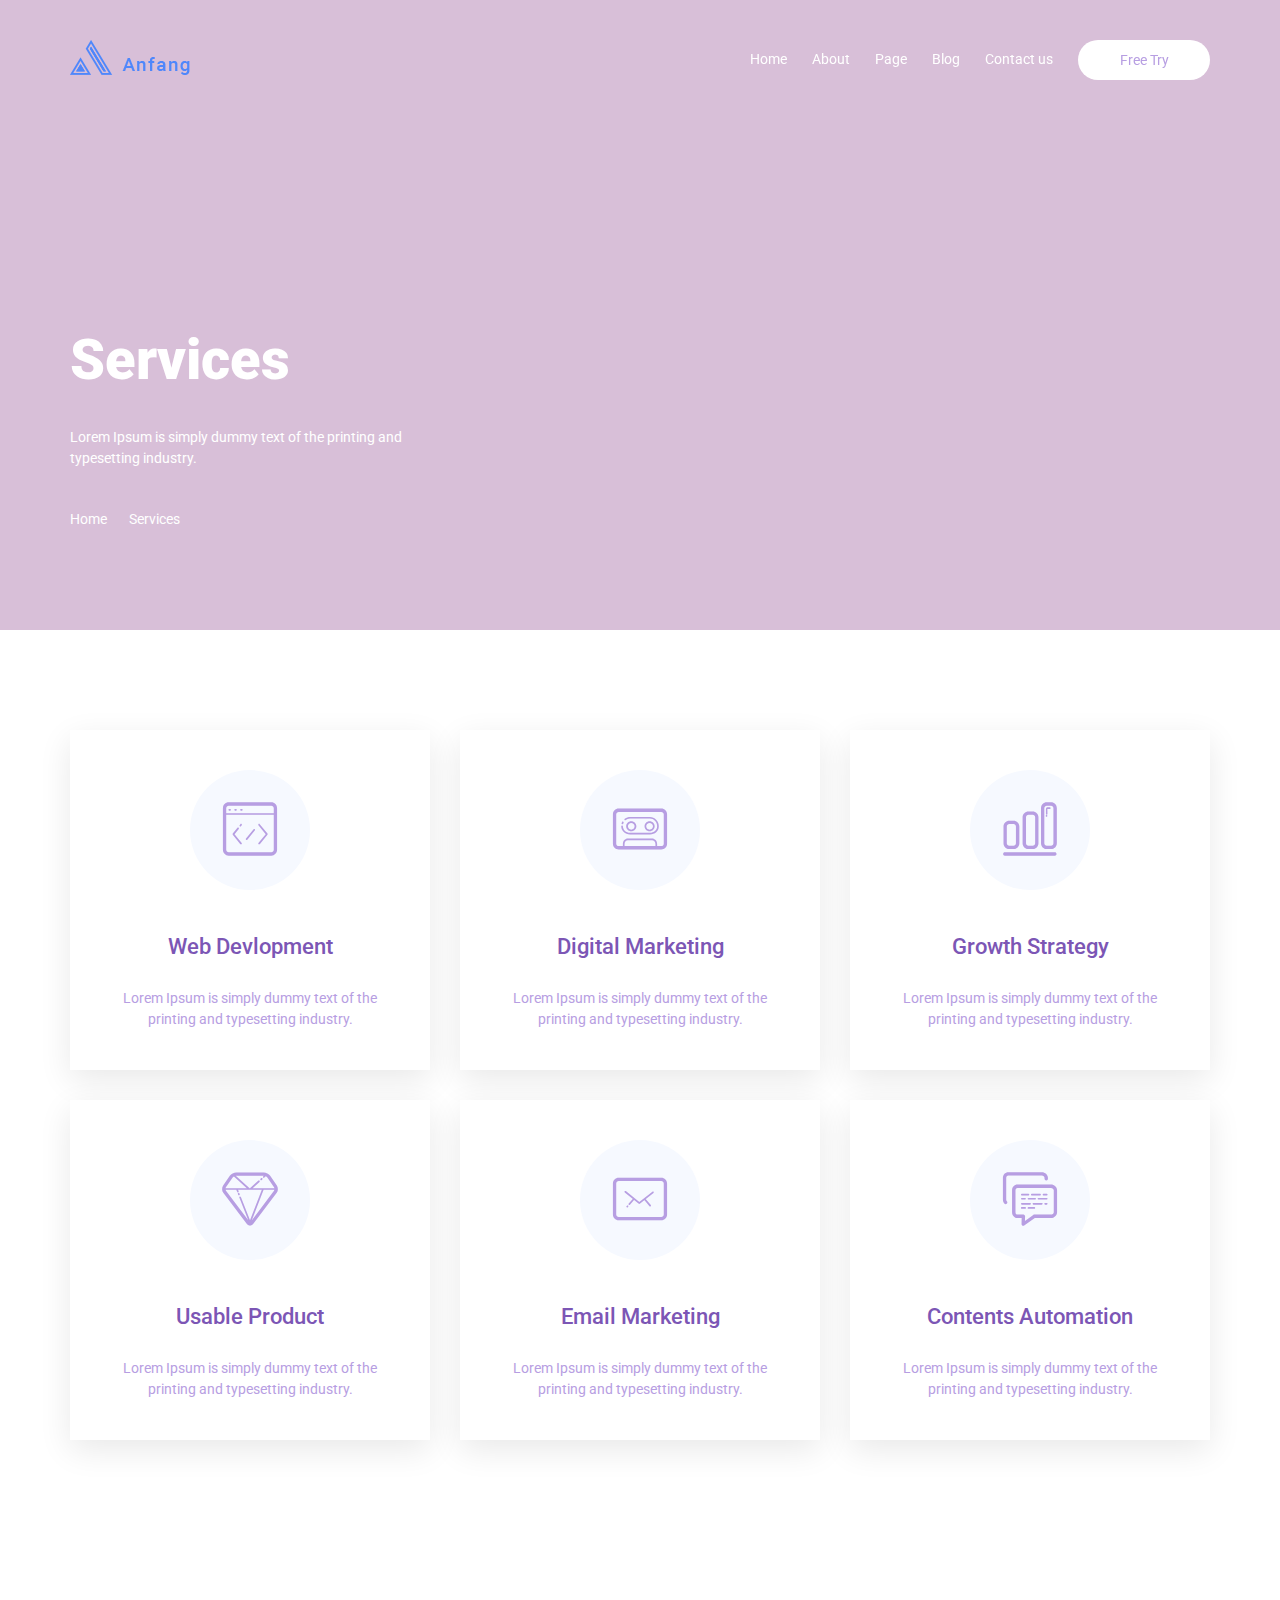
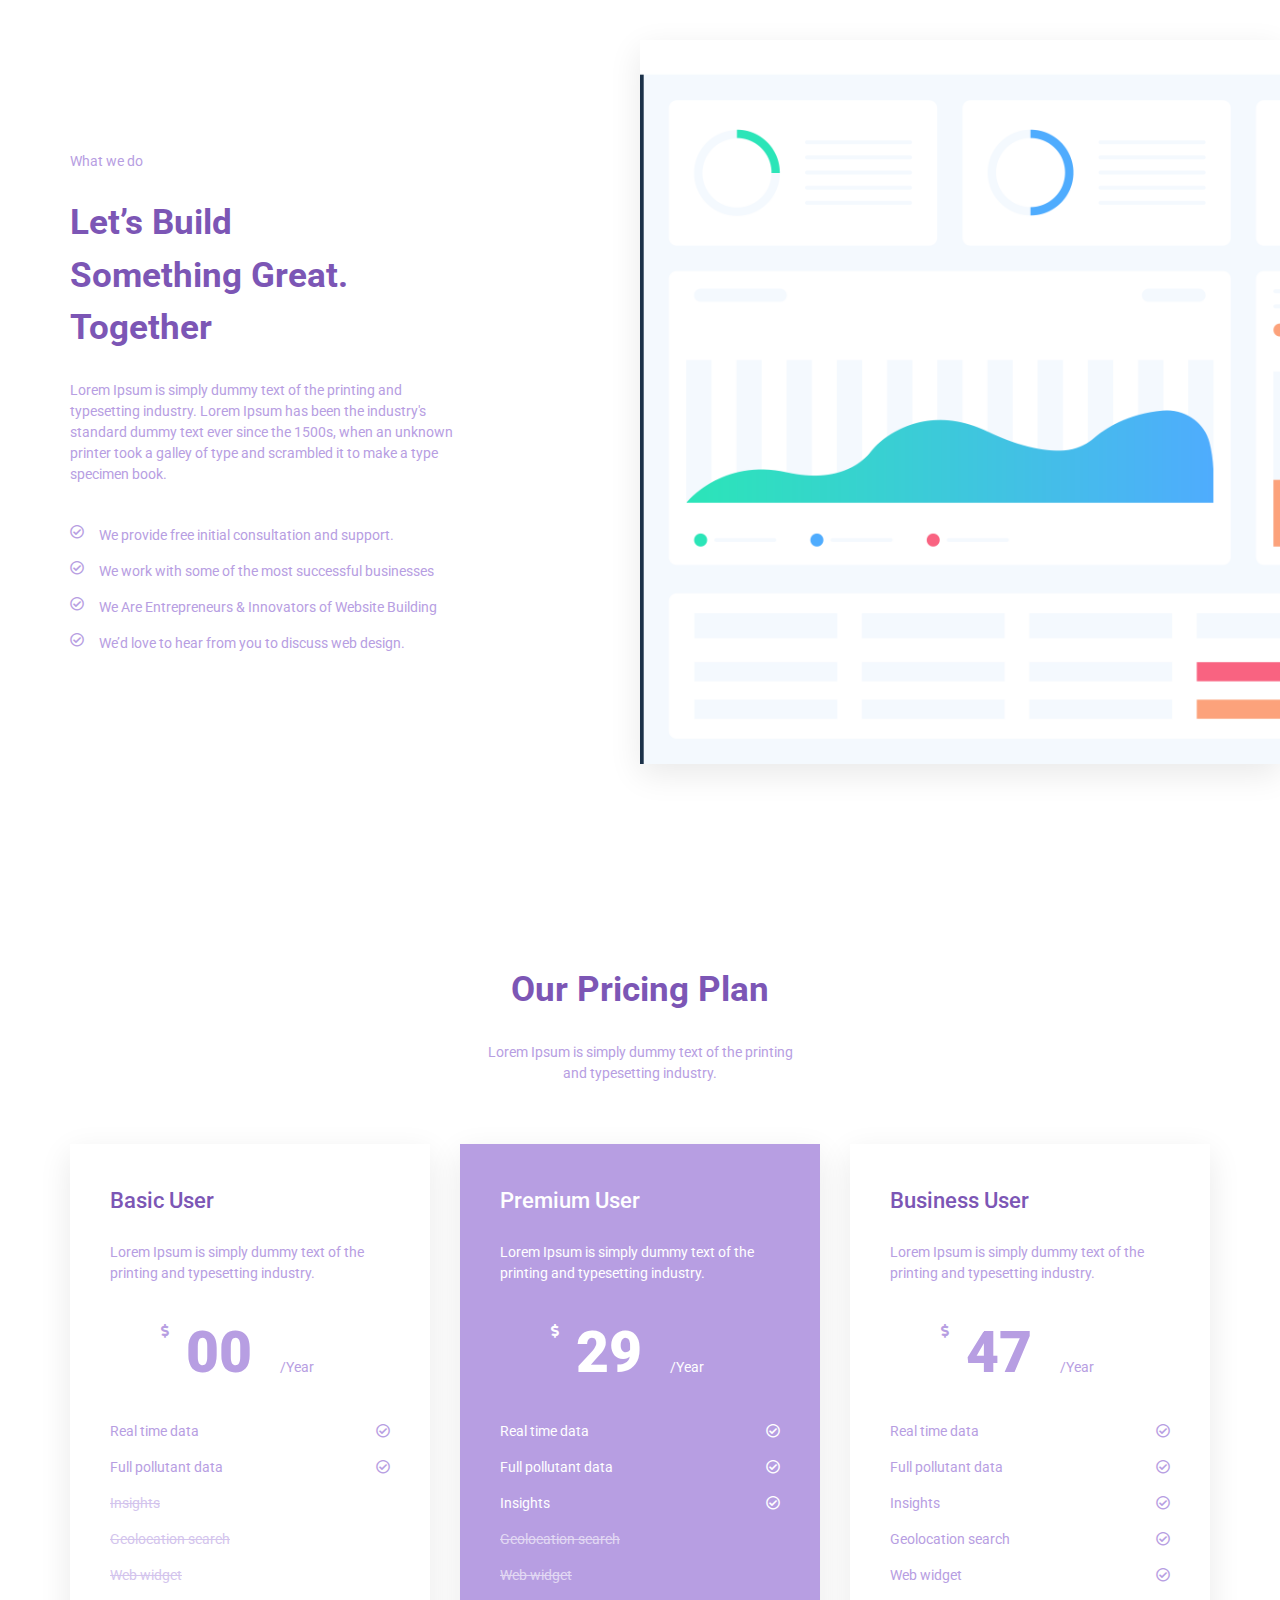
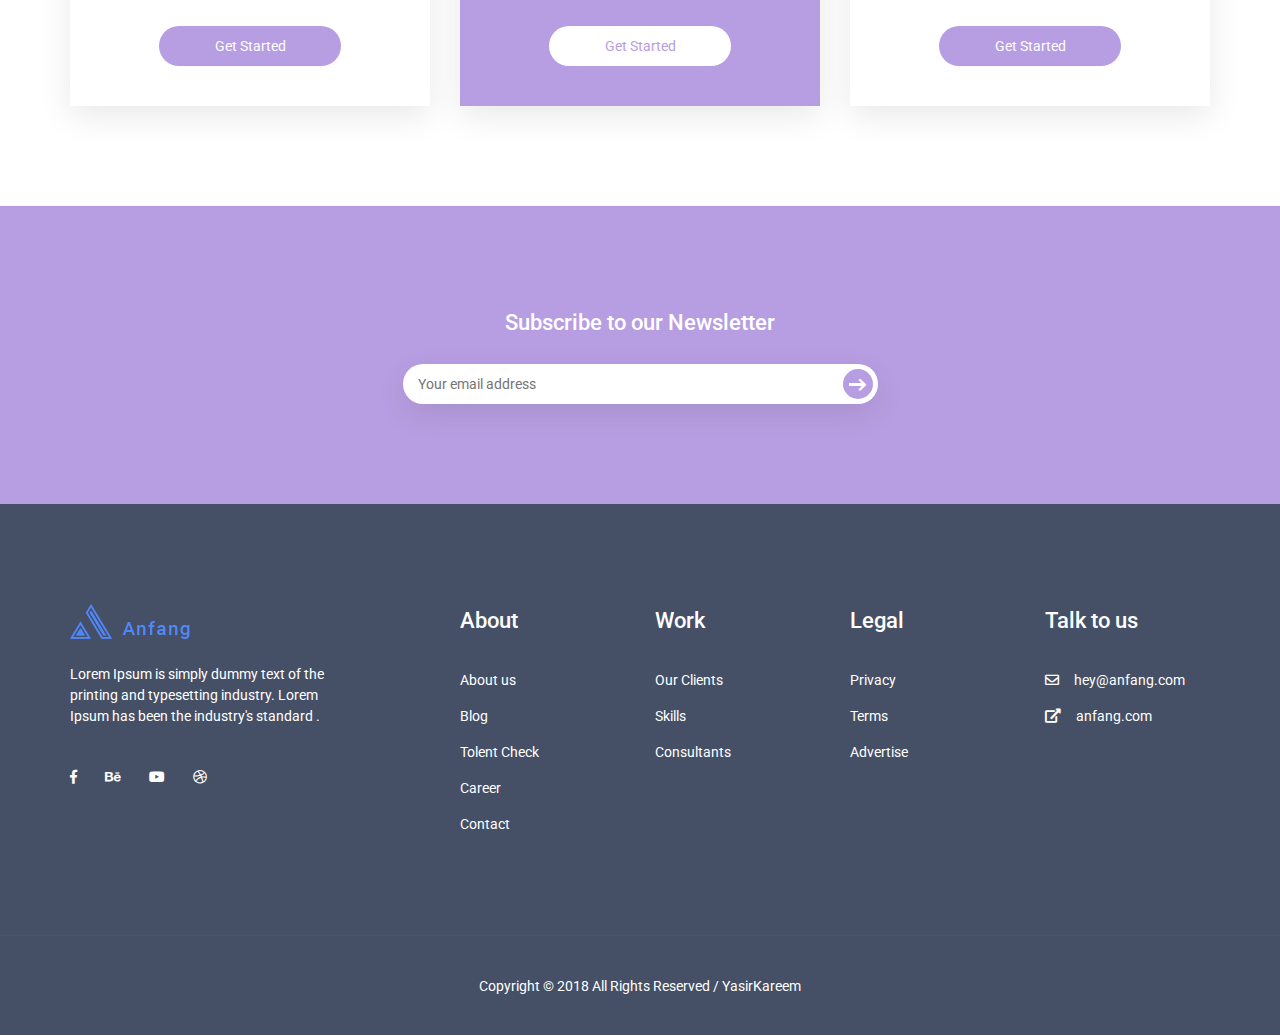
<file: services.html>
<!DOCTYPE html>
<html lang="en">

<head>
    <meta charset="UTF-8">
    <meta name="viewport" content="width=device-width, initial-scale=1, shrink-to-fit=no">
    <meta name="keywords" content="agency, startup, saas, startup template, saas template, app, app landing, business, creative, landing, marketing, product, software, software landing, webapp">
    <meta name="author" content="YasirKareem">
    <title>Anfang - Agency, Startup and SaaS Template</title>
    <!-- Bootstrap core CSS -->
    <link rel="stylesheet" href="css/bootstrap.min.css">
    <!-- Font Animate -->
    <link rel="stylesheet" href="css/animate.css">
    <!-- Font Dropdownhover -->
    <link rel="stylesheet" href="css/bootstrap-dropdownhover.min.css">
    <!-- Font Awesome -->
    <link rel="stylesheet" href="css/all.min.css">
    <!-- Font Astic -->
    <link rel="stylesheet" href="css/fontastic.css">
    <!-- Google Font -->
    <link href="https://fonts.googleapis.com/css?family=Roboto:400,500,700,900" rel="stylesheet">
    <!-- Styles -->
    <link rel="stylesheet" href="css/styles.css">
    <!-- favicon -->
    <link rel="apple-touch-icon" sizes="180x180" href="img/favicons/apple-touch-icon.png">
    <link rel="icon" type="image/png" sizes="32x32" href="img/favicons/favicon-32x32.png">
    <link rel="icon" type="image/png" sizes="192x192" href="img/favicons/android-chrome-192x192.png">
    <link rel="icon" type="image/png" sizes="16x16" href="img/favicons/favicon-16x16.png">
    <link rel="manifest" href="img/favicons/site.webmanifest">
    <link rel="mask-icon" href="img/favicons/safari-pinned-tab.svg" color="#4f87fb">
    <link rel="shortcut icon" href="img/favicons/favicon.ico">
    <meta name="msapplication-TileColor" content="#4f87fb">
    <meta name="msapplication-TileImage" content="img/favicons/mstile-144x144.png">
    <meta name="msapplication-config" content="img/favicons/browserconfig.xml">
    <meta name="theme-color" content="#ffffff">
    <!--[if lt IE 9]>
     <script src="js/html5shiv.min.js"></script>
     <script src="js/respond.min.js"></script>
    <![endif]-->
</head>

<body>
    <!-- Start Navbar -->
    <nav class="navbar navbar-default navbar-fixed-top">
        <div class="container">
            <div class="navbar-header">
                <div class="navbar-toggle collapsed menu-icon" data-toggle="collapse" data-target="#menu" aria-expanded="false" role="button">
                    <div class="bar half start"></div>
                    <div class="bar"></div>
                    <div class="bar half end"></div>
                </div>
                <div class="logo">
                    <img class="navbar-brand" src="img/logo/logo.png" alt="logo">
                </div>
            </div>
            <div class="collapse navbar-collapse" id="menu" data-hover="dropdown" data-animations="fadeInUp">
                <ul class="nav navbar-nav navbar-right">
                    <!-- Home -->
                    <li class="active"><a class="click-close" href="index.html">Home</a></li>
                    <!-- About -->
                    <li><a class="click-close" href="about.html">About</a></li>
                    <!-- Start Page -->
                    <li class="dropdown">
                        <a href="#" class="dropdown-toggle" data-toggle="dropdown" role="button" aria-haspopup="true" aria-expanded="false">Page</a>
                        <ul class="dropdown-menu">
                            <li><a class="click-close" href="services.html">Services</a></li>
                            <li><a class="click-close" href="faq.html">FAQ's</a></li>
                            <li><a class="click-close" href="page-coming-soon.html">Coming Soon</a></li>
                            <li><a class="click-close" href="page-404.html">Page 404</a></li>
                        </ul>
                    </li>
                    <!-- Start Blog -->
                    <li class="dropdown">
                        <a href="#" class="dropdown-toggle" data-toggle="dropdown" role="button" aria-haspopup="true" aria-expanded="false">Blog</a>
                        <ul class="dropdown-menu">
                            <li><a class="click-close" href="blog.html">Blog</a></li>
                            <li><a class="click-close" href="blog-single.html">Blog Single</a></li>
                        </ul>
                    </li>
                    <!-- Help -->
                    <li><a class="click-close" href="contact-us.html">Contact us</a></li>
                    <!-- Sign up -->
                    <li><a class="click-close free-try" href="#">Free Try</a></li>
                </ul>
            </div>
        </div>
    </nav>
    <!-- End Navbar -->

    <!-- Start Header -->
    <header class="header-page header-services">
        <!--- Overlay -->
        <div class="overlay"></div>
        <!--- Header Page Content -->
        <div class="container">
            <div class="header-page-content">
                <div class="header-page-text">
                    <h1>Services</h1>
                    <p>Lorem Ipsum is simply dummy text of the printing and typesetting industry. </p>
                </div>
                <!--- Header Breadcrumb -->
                <div class="header-breadcrumb">
                    <ol class="breadcrumb">
                        <li class="breadcrumb-item"><a href="index.html">Home</a></li>
                        <li class="breadcrumb-item active">Services</li>
                    </ol>
                </div>
            </div>
        </div>
    </header>
    <!-- End Header -->
    <!-- Start Section Services -->
    <section class="services section-padding">
        <div class="container">
            <div class="row">
                <!-- About Items -->
                <div class="services-items">
                    <!-- Start Item 1 -->
                    <div class="col-lg-4 col-md-4 col-sm-6 col-xs-12">
                        <a href="#">
                            <div class="item">
                                <!-- Item Icon -->
                                <div class="item-icon">
                                    <span class="icon icon-browser"></span>
                                </div>
                                <!-- Item Text -->
                                <div class="item-text">
                                    <h3>Web Devlopment</h3>
                                    <p>Lorem Ipsum is simply dummy text of the printing and typesetting industry.</p>
                                </div>
                                <!-- Item Link -->
                                <div class="item-link">
                                    <span><i class="fas fa-chevron-right"></i></span>
                                </div>
                            </div>
                        </a>
                    </div>
                    <!-- End Item 1 -->
                    <!-- Start Item 2 -->
                    <div class="col-lg-4 col-md-4 col-sm-6 col-xs-12">
                        <a href="#">
                            <div class="item">
                                <!-- Item Icon -->
                                <div class="item-icon">
                                    <span class="icon icon-cartridge"></span>
                                </div>
                                <!-- Item Text -->
                                <div class="item-text">
                                    <h3>Digital Marketing</h3>
                                    <p>Lorem Ipsum is simply dummy text of the printing and typesetting industry.</p>
                                </div>
                                <!-- Item Link -->
                                <div class="item-link">
                                    <span><i class="fas fa-chevron-right"></i></span>
                                </div>
                            </div>
                        </a>
                    </div>
                    <!-- End Item 2 -->
                    <!-- Item Right -->
                    <!-- Start Item 3 -->
                    <div class="col-lg-4 col-md-4 col-sm-6 col-xs-12">
                        <a href="#">
                            <div class="item">
                                <!-- Item Icon -->
                                <div class="item-icon">
                                    <span class="icon icon-rating"></span>
                                </div>
                                <!-- Item Text -->
                                <div class="item-text">
                                    <h3>Growth Strategy</h3>
                                    <p>Lorem Ipsum is simply dummy text of the printing and typesetting industry.</p>
                                </div>
                                <!-- Item Link -->
                                <div class="item-link">
                                    <span><i class="fas fa-chevron-right"></i></span>
                                </div>
                            </div>
                        </a>
                    </div>
                    <!-- End Item 3 -->
                    <!-- Start Item 4 -->
                    <div class="col-lg-4 col-md-4 col-sm-6 col-xs-12">
                        <a href="#">
                            <div class="item">
                                <!-- Item Icon -->
                                <div class="item-icon">
                                    <span class="icon icon-diamond"></span>
                                </div>
                                <!-- Item Text -->
                                <div class="item-text">
                                    <h3>Usable Product</h3>
                                    <p>Lorem Ipsum is simply dummy text of the printing and typesetting industry.</p>
                                </div>
                                <!-- Item Link -->
                                <div class="item-link">
                                    <span><i class="fas fa-chevron-right"></i></span>
                                </div>
                            </div>
                        </a>
                    </div>
                    <!-- End Item 4 -->
                    <!-- Start Item 5 -->
                    <div class="col-lg-4 col-md-4 col-sm-6 col-xs-12">
                        <a href="#">
                            <div class="item">
                                <!-- Item Icon -->
                                <div class="item-icon">
                                    <span class="icon icon-letter"></span>
                                </div>
                                <!-- Item Text -->
                                <div class="item-text">
                                    <h3>Email Marketing</h3>
                                    <p>Lorem Ipsum is simply dummy text of the printing and typesetting industry.</p>
                                </div>
                                <!-- Item Link -->
                                <div class="item-link">
                                    <span><i class="fas fa-chevron-right"></i></span>
                                </div>
                            </div>
                        </a>
                    </div>
                    <!-- End Item 5 -->
                    <!-- Start Item 6 -->
                    <div class="col-lg-4 col-md-4 col-sm-6 col-xs-12">
                        <a href="#">
                            <div class="item">
                                <!-- Item Icon -->
                                <div class="item-icon">
                                    <span class="icon icon-messages"></span>
                                </div>
                                <!-- Item Text -->
                                <div class="item-text">
                                    <h3>Contents Automation</h3>
                                    <p>Lorem Ipsum is simply dummy text of the printing and typesetting industry.</p>
                                </div>
                                <!-- Item Link -->
                                <div class="item-link">
                                    <span><i class="fas fa-chevron-right"></i></span>
                                </div>
                            </div>
                        </a>
                    </div>
                    <!-- End Item 6 -->
                </div>
            </div>
        </div>
    </section>
    <!-- End Section Services -->
    <!-- Start Section What We Do -->
    <section class="what-we-do section-padding clearfix">
        <div class="what-we-do-img col-lg-6 col-md-6 col-sm-12 col-xs-12 clearfix">
            <div class="what-img"></div>
        </div>
        <div class="container">
            <div class="row">
                <div class="what-we-do-text-top col-lg-5 col-md-5 col-sm-12 col-xs-12 clearfix">
                    <div class="title">
                        <span>What we do</span>
                        <h2>Let’s Build Something Great. Together</h2>
                    </div>
                    <div class="text-p">
                        <p>Lorem Ipsum is simply dummy text of the printing and typesetting industry. Lorem Ipsum has been the industry's standard dummy text ever since the 1500s, when an unknown printer took a galley of type and scrambled it to make a type specimen book.</p>
                    </div>
                    <div class="option">
                        <ul>
                            <li><i class="far fa-check-circle"></i>
                                <p>We provide free initial consultation and support.</p>
                            </li>
                            <li><i class="far fa-check-circle"></i>
                                <p>We work with some of the most successful businesses</p>
                            </li>
                            <li><i class="far fa-check-circle"></i>
                                <p>We Are Entrepreneurs & Innovators of Website Building</p>
                            </li>
                            <li><i class="far fa-check-circle"></i>
                                <p>We’d love to hear from you to discuss web design.</p>
                            </li>
                        </ul>
                    </div>
                </div>
            </div>
        </div>
    </section>
    <!-- End Section What We Do -->
    <!-- Start Section Pricing -->
    <section class="pricing section-padding">
        <div class="container">
            <!-- Title -->
            <div class="title">
                <h2>Our Pricing Plan</h2>
                <p>Lorem Ipsum is simply dummy text of the printing and typesetting industry.</p>
            </div>
            <div class="row">
                <!-- Start Item 1 -->
                <div class="col-lg-4 col-md-4 col-sm-12">
                    <div class="item">
                        <!-- Text Top -->
                        <div class="text-top">
                            <h3>Basic User</h3>
                            <p>Lorem Ipsum is simply dummy text of the printing and typesetting industry.</p>
                        </div>
                        <!-- Price -->
                        <div class="price">
                            <p>00</p>
                            <span>/Year</span>
                        </div>
                        <!-- Options -->
                        <div class="options">
                            <ul>
                                <li>
                                    <p class="not">Real time data<span><i class="far fa-check-circle"></i></span></p>
                                </li>
                                <li>
                                    <p class="not">Full pollutant data<span><i class="far fa-check-circle"></i></span></p>
                                </li>
                                <li>
                                    <p>Insights</p>
                                </li>
                                <li>
                                    <p>Geolocation search</p>
                                </li>
                                <li>
                                    <p>Web widget</p>
                                </li>
                            </ul>
                        </div>
                        <!-- Button -->
                        <div class="button">
                            <a class="btn-main" href="#">Get Started</a>
                        </div>

                    </div>
                </div>
                <!-- End Item 1 -->
                <!-- Start Item 2 -->
                <div class="col-lg-4 col-md-4 col-sm-12">
                    <div class="item premium">
                        <!-- Text Top -->
                        <div class="text-top">
                            <h3>Premium User</h3>
                            <p>Lorem Ipsum is simply dummy text of the printing and typesetting industry.</p>
                        </div>
                        <!-- Price -->
                        <div class="price">
                            <p>29</p>
                            <span>/Year</span>
                        </div>
                        <!-- Options -->
                        <div class="options">
                            <ul>
                                <li>
                                    <p class="not">Real time data<span><i class="far fa-check-circle"></i></span></p>
                                </li>
                                <li>
                                    <p class="not">Full pollutant data<span><i class="far fa-check-circle"></i></span></p>
                                </li>
                                <li>
                                    <p class="not">Insights<span><i class="far fa-check-circle"></i></span></p>
                                </li>
                                <li>
                                    <p>Geolocation search</p>
                                </li>
                                <li>
                                    <p>Web widget</p>
                                </li>
                            </ul>
                        </div>
                        <!-- Button -->
                        <div class="button">
                            <a class="btn-main" href="#">Get Started</a>
                        </div>

                    </div>
                </div>
                <!-- End Item 2 -->
                <!-- Start Item 3 -->
                <div class="col-lg-4 col-md-4 col-sm-12">
                    <div class="item">
                        <!-- Text Top -->
                        <div class="text-top">
                            <h3>Business User</h3>
                            <p>Lorem Ipsum is simply dummy text of the printing and typesetting industry.</p>
                        </div>
                        <!-- Price -->
                        <div class="price">
                            <p>47</p>
                            <span>/Year</span>
                        </div>
                        <!-- Options -->
                        <div class="options">
                            <ul>
                                <li>
                                    <p class="not">Real time data<span><i class="far fa-check-circle"></i></span></p>
                                </li>
                                <li>
                                    <p class="not">Full pollutant data<span><i class="far fa-check-circle"></i></span></p>
                                </li>
                                <li>
                                    <p class="not">Insights<span><i class="far fa-check-circle"></i></span></p>
                                </li>
                                <li>
                                    <p class="not">Geolocation search<span><i class="far fa-check-circle"></i></span></p>
                                </li>
                                <li>
                                    <p class="not">Web widget<span><i class="far fa-check-circle"></i></span></p>
                                </li>
                            </ul>
                        </div>
                        <!-- Button -->
                        <div class="button">
                            <a class="btn-main" href="#">Get Started</a>
                        </div>
                    </div>
                </div>
                <!-- End Item 3 -->
            </div>
        </div>
    </section>
    <!-- End Section Pricing -->

    <!-- Start Subscribe -->
    <section class="subscribe section-padding">

        <div class="container subscribe-content">
            <div class="col-lg-5 col-md-5 col-sm-8 col-xs-12">
                <!-- Title -->
                <div class="footer-title">
                    <h3>Subscribe to our Newsletter</h3>
                </div>
                <!-- Email -->
                <form action="#">
                    <div class="email">
                        <input type="email" name="email" placeholder="Your email address">
                        <button type="submit"><i class="fas fa-chevron-right" aria-hidden="true"></i></button></div>
                </form>
            </div>
        </div>
    </section>
    <!-- End Subscribe -->
    <!-- Start Scroll Top -->
    <div class="scroll-top">
        <span class="animated fadeIn"><i class="fas fa-chevron-up"></i></span>
    </div>
    <!-- End Scroll Top -->

    <!-- Start Footer -->
    <footer>
        <div class="container">
            <div class="row">
                <!-- Anfang -->
                <div class="anfang col-lg-4 col-md-4 col-sm-3 col-xs-12">
                    <!-- Footer Img -->
                    <div class="footer-img">
                        <img src="img/logo/logo.png" alt="logo">
                    </div>
                    <!-- Footer Text -->
                    <div class="footer-text">
                        <p>Lorem Ipsum is simply dummy text of the printing and typesetting industry. Lorem Ipsum has been the industry's standard .</p>
                    </div>
                    <!-- Social -->
                    <div class="social">
                        <ul>
                            <li><a href=""><i class="fab fa-facebook-f"></i></a></li>
                            <li><a href=""><i class="fab fa-behance"></i></a></li>
                            <li><a href=""><i class="fab fa-youtube"></i></a></li>
                            <li><a href=""><i class="fab fa-dribbble"></i></a></li>
                        </ul>
                    </div>

                </div>
                <!-- About -->
                <div class="footer-about col-lg-2 col-md-2 col-sm-2 col-xs-12">
                    <!-- Title -->
                    <div class="footer-title">
                        <h3>About</h3>
                    </div>
                    <!-- Link -->
                    <div class="footer-link">
                        <ul>
                            <li><a href="#">About us</a></li>
                            <li><a href="#">Blog</a></li>
                            <li><a href="#">Tolent Check</a></li>
                            <li><a href="#">Career</a></li>
                            <li><a href="#">Contact</a></li>
                        </ul>
                    </div>
                </div>
                <!-- Work -->
                <div class="work col-lg-2 col-md-2 col-sm-2 col-xs-12">
                    <!-- Title -->
                    <div class="footer-title">
                        <h3>Work</h3>
                    </div>
                    <!-- Link -->
                    <div class="footer-link">
                        <ul>
                            <li><a href="#">Our Clients</a></li>
                            <li><a href="#">Skills</a></li>
                            <li><a href="#">Consultants</a></li>
                        </ul>
                    </div>
                </div>
                <!-- Legal -->
                <div class="legal col-lg-2 col-md-2 col-sm-2 col-xs-12">
                    <!-- Title -->
                    <div class="footer-title">
                        <h3>Legal</h3>
                    </div>
                    <!-- Link -->
                    <div class="footer-link">
                        <ul>
                            <li><a href="#">Privacy</a></li>
                            <li><a href="#">Terms</a></li>
                            <li><a href="#">Advertise</a></li>
                        </ul>
                    </div>
                </div>
                <!-- Talk to us -->
                <div class="talk-to-us col-lg-2 col-md-2 col-sm-3 col-xs-12">
                    <!-- Title -->
                    <div class="footer-title">
                        <h3>Talk to us</h3>
                    </div>
                    <!-- Link -->
                    <div class="footer-link">
                        <ul>
                            <li><a href="#"><i class="far fa-envelope"></i>hey@anfang.com</a></li>
                            <li><a href="#"><i class="fas fa-external-link-alt"></i>anfang.com</a></li>
                        </ul>
                    </div>
                </div>
            </div>
        </div>

        <!-- Copy -->
        <div class="copy">
            <div class="container">
                <p>Copyright © 2018 All Rights Reserved / YasirKareem</p>
            </div>
        </div>
    </footer>
    <!-- End Footer -->

    <!-- script -->
    <script src="js/jquery-3.3.1.min.js"></script>
    <script src="js/bootstrap.min.js"></script>
    <script src="js/bootstrap-dropdownhover.min.js"></script>
    <script src="js/script.js"></script>
</body>

</html>
</file>
<file: css/styles.css>
/*---------------------------------------

Project: Anfang - Agency, Startup and SaaS Template
Template Version: 1.0.1 Jan 5, 2019
Author: YasirKareem

01. Default
    01.1 HTML, Body
    01.2 H1, H2, H3, P
    01.3 Title
    01.4 Section Padding
    01.5 Selection
    01.6 Bottns
    01.7 Social
    01.8 Lightbox
02  Navbar
03. Header
04. Section About
05. Section Services
06. Section What we do
07. Section State
08. Section Pricing 
09. Section Testimonials
10. Section Blog
11. Section Subscribe
12. Scroll Top
13. Footer
14. Page About
15. Page Services
16. Page FAQs
17. Page Blog
18. Page Blog Single
18. Page Contact us
14. Page Coming Soon
15. Page 404
18. Responsive
19. CSS only for Internet Explorer

---------------------------------------*/

/*--- Default ---*/

html,
body {
    height: 100%;
    font-size: 14px;
    line-height: 1.5;
    font-family: Roboto;
    color: #b79ee2;
    background: #fff;
    position: relative;
}

/* H1, H2, H3 */

h1,
h2,
h3 {
    font-family: Roboto;
    color: #7c56b5;
    margin: 0 0 25px 0;
    line-height: 1.5;
    -webkit-transition: all .3s ease-in-out;
    -o-transition: all .3s ease-in-out;
    transition: all .3s ease-in-out;
}

h1 {
    font-weight: 900;
    font-size: 56px;
}

h2 {
    font-weight: 700;
    font-size: 35px;
}

h3 {
    font-weight: 500;
    font-size: 22px;
}

p,
.title span {
    color: #b79ee2;
    margin: 0;
    -webkit-transition: all .3s ease-in-out;
    -o-transition: all .3s ease-in-out;
    transition: all .3s ease-in-out;
}

.title {
    width: 70%;
    margin-bottom: 25px;
}

.title span {
    color: #b79ee2;
    display: block;
    margin-bottom: 25px;
}

/* Section Padding */

.section-padding {
    padding: 100px 0;
}

/* Selection */

::selection {
    color: #fff;
    text-shadow: none;
    background: #b79ee2;
}

::-moz-selection {
    color: #fff;
    text-shadow: none;
    background: #b79ee2;
}

/* Buttons */

.button {
    margin-top: 40px;
}

.btn-main,
.form-submit {
    color: #fff;
    position: relative;
    background: #b79ee2;
    width: 182px;
    height: 40px;
    border-radius: 25px;
    text-align: center;
    line-height: 40px;
    display: inline-block;
    -webkit-transition: all .3s ease-in-out;
    -o-transition: all .3s ease-in-out;
    transition: all .3s ease-in-out;
}

.btn-main:hover,
.form-submit:hover {
    color: #fff;
    background: #b79ee2;
    text-decoration: none;
}

/* Social */

ul {
    margin: 0;
    padding: 0;
}

ul li {
    list-style: none;
}

.social ul li {
    display: inline-block;
    margin-right: 25px;
    margin-bottom: 0;
}

.social ul li:last-child {
    margin-right: 0;
}

a:hover {
    text-decoration: none;
}

/* Lightbox */

.lb-data .lb-close {
    background: url(../img/lightbox/close.png) top right no-repeat;
}

.lb-cancel {
    background: url(../img/lightbox/loading.gif) no-repeat
}

.lb-nav a.lb-prev {
    background: url(../img/lightbox/prev.png) left 48% no-repeat;
}

.lb-nav a.lb-next {
    background: url(../img/lightbox/next.png) right 48% no-repeat;
}


/*--- Start Navbar ---*/

.navbar {
    margin-bottom: 0;
    -webkit-transition: all .3s ease-in-out;
    -o-transition: all .3s ease-in-out;
    transition: all .3s ease-in-out;
}

.navbar-default {
    padding-top: 40px;
    background-color: transparent;
    border-color: transparent;
}

.top-nav {
    padding: 15px 0;
    background-color: #fff;
    -webkit-box-shadow: 0px 0px 20px 0px rgba(197, 199, 224, 0.2);
    box-shadow: 0px 0px 20px 0px rgba(197, 199, 224, 0.2);
}


.navbar-brand {
    padding: 0;
    height: 100%;
    margin: 0;
}

.navbar > .container.navbar-brand,
.navbar > .container-fluid.navbar-brand {
    margin-left: 0;
}


.navbar-right {
    margin-right: 0;
}

.navbar-nav > li {
    margin-right: 25px;
    padding: 9px 0 0;
}

.navbar-nav > li:last-child {
    padding: 0;
    margin-right: 0;
}

.navbar-default .navbar-nav > li > a {
    padding: 0;
    color: #fff;
    position: relative;
    line-height: 1.5;
    -webkit-transition: all .3s ease-in-out;
    -o-transition: all .3s ease-in-out;
    transition: all .3s ease-in-out;
}

.top-nav .navbar-nav > li > a {
    color: #b79ee2;
}

.navbar-default .navbar-nav > li > a:hover {
    color: #b79ee2;
    text-decoration: none;
}

.navbar-default .navbar-nav > .active > a,
.navbar-default .navbar-nav > .active > a:focus,
.navbar-default .navbar-nav > .active > a:hover,
.navbar-default .navbar-nav > .open > a,
.navbar-default .navbar-nav > .open > a:focus,
.navbar-default .navbar-nav > .open > a:hover {
    color: #fff;
    background-color: transparent;
}

.top-nav .navbar-nav > .active > a,
.top-nav .navbar-nav > .active > a:focus,
.top-nav .navbar-nav > .active > a:hover,
.top-nav .navbar-nav > .open > a,
.top-nav .navbar-nav > .open > a:focus,
.top-nav .navbar-nav > .open > a:hover {
    color: #b79ee2;
}

/* Free Try */

.navbar-default .navbar-nav > li > a.free-try {
    width: 132px;
    height: 40px;
    color: #b79ee2;
    line-height: 40px;
    text-align: center;
    background-color: #fff;
    border-radius: 25px;
}

.navbar-default .navbar-nav > li > a.free-try:hover {
    color: #fff;
    background-color: #b79ee2;
}

.top-nav .navbar-nav > li > a.free-try {
    color: #fff;
    background-color: #b79ee2;
}


/* Dropdown */

.dropdown-menu {
    top: 120%;
    padding: 20px 30px;
    margin: 0;
    background-color: #fff;
    border: none;
    border-radius: 0;
    min-width: 160px;
    -webkit-box-shadow: 0 3px 8px rgba(0, 0, 0, 0.08);
    box-shadow: 0 3px 8px rgba(0, 0, 0, 0.08);
}

.dropdown-menu > li > a {
    color: #b79ee2;
    line-height: 1.5;
    padding: 0 0 15px 0;
    display: inline-block;
    -webkit-transition: all .3s ease-in-out;
    -o-transition: all .3s ease-in-out;
    transition: all .3s ease-in-out;
}

.dropdown-menu > li:last-child > a {
    padding: 0;
}

.dropdown-menu > li > a:focus,
.dropdown-menu > li > a:hover {
    color: #b79ee2;
    background-color: transparent;
}

/* Navbar Toggle */

.navbar-toggle {
    padding: 0;
    margin-top: 0;
    margin-bottom: 0;
    border: 0 transparent;
    border-radius: 0;
}

.navbar-default .navbar-toggle {
    border-color: transparent;
}

.navbar-default .navbar-toggle:focus,
.navbar-default .navbar-toggle:hover {
    background-color: transparent;
}

/* Menu Icon */

.menu-icon {
    width: 25px;
    height: 25px;
    display: none;
    cursor: pointer;
    z-index: 999;
    -webkit-flex-direction: column;
    -moz-flex-direction: column;
    -ms-flex-direction: column;
    -o-flex-direction: column;
    flex-direction: column;
    justify-content: space-between;
    -webkit-transition: transform .3s ease-out;
    -o-transition: transform .3s ease-out;
    transition: transform .3s ease-out;
}

.menu-icon.change {
    -webkit-transform: rotate(-45deg);
    -ms-transform: rotate(-45deg);
    -o-transform: rotate(-45deg);
    transform: rotate(-45deg);
}

.bar {
    background-color: #fff;
    border-radius: 5px;
    width: 100%;
    height: 2px;
    -webkit-transition: all .3s ease-out;
    -o-transition: all.3s ease-out;
    transition: all .3s ease-out;
}

.top-nav .bar {
    background-color: #b79ee2;
}

.menu-icon:hover .bar {
    background-color: #b79ee2;
}

.bar.half {
    width: 50%;
}

.bar.start {
    -webkit-transform-origin: right;
    -moz-transform-origin: right;
    -ms-transform-origin: right;
    -o-transform-origin: right;
    transform-origin: right;
    -webkit-transition: transform .3s cubic-bezier(0.54, -0.81, 0.57, 0.57);
    -o-transition: transform .3s cubic-bezier(0.54, -0.81, 0.57, 0.57);
    transition: transform .3s cubic-bezier(0.54, -0.81, 0.57, 0.57);
}

.change .bar {
    background-color: #b79ee2;
}

.change .bar.start {
    -webkit-transform: rotate(-90deg) translateX(0);
    -o-transform: rotate(-90deg) translateX(0);
    transform: rotate(-90deg) translateX(0);
}

.bar.end {
    align-self: flex-end;
    -webkit-transform-origin: left;
    -moz-transform-origin: left;
    -ms-transform-origin: left;
    -o-transform-origin: left;
    transform-origin: left;
    -webkit-transition: transform .3s cubic-bezier(0.54, -0.81, 0.57, 0.57);
    -o-transition: transform .3s cubic-bezier(0.54, -0.81, 0.57, 0.57);
    transition: transform .3s cubic-bezier(0.54, -0.81, 0.57, 0.57);
}

.change .bar.end {
    -webkit-transform: rotate(-90deg) translateX(-1px);
    -o-transform: rotate(-90deg) translateX(-1px);
    transform: rotate(-90deg) translateX(-1px);
}

/* Navbar Collapse */

.navbar-collapse {
    border-top: 0px solid transparent;
    -webkit-box-shadow: none;
    box-shadow: none;
}

/*--- End Navbar ---*/

/*--- Start Header ---*/

header {
    position: relative;
    overflow: hidden;
}

header svg {
    width: 56%;
    float: right;
    padding-bottom: 40px;
}

/* Content */

.content {
    position: absolute;
    top: 50%;
    left: 0;
    right: 0;
    z-index: 2;
    -webkit-transform: translateY(-50%);
    -ms-transform: translateY(-50%);
    -o-transform: translateY(-50%);
    transform: translateY(-50%);
}

/* Social */

header .social {
    position: absolute;
    bottom: 40px;
    z-index: 3;
}

/* Img */

.header-img {
    display: none;
    height: 100%;
    width: 100%;
    background: url('img/22.jpg') no-repeat center center;
    -webkit-background-size: cover;
    background-size: cover;
}

.overlay {
    position: absolute;
    height: 100%;
    width: 100%;
    background: rgb(216,191,216);
}

header .button {
    float: left;
    display: inline-block;
}

/* Play*/

.play-i {
    text-align: center;
    width: 40px;
    height: 40px;
    bottom: 100px;
    background: #fff;
    line-height: 40px;
    border-radius: 50%;
    display: inline-block;
    margin: 40px 0 0 30px;
    -webkit-box-shadow: 0px 10px 31px 0px rgba(0, 0, 0, 0.09);
    box-shadow: 0px 10px 31px 0px rgba(0, 0, 0, 0.09);
    -webkit-transition: all .5s ease-in-out;
    -o-transition: all .5s ease-in-out;
    transition: all .5s ease-in-out;
}

.play-i i {
    color: #b79ee2;
    -webkit-transition: all .3s ease-in-out;
    -o-transition: all .3s ease-in-out;
    transition: all .3s ease-in-out;
}

.play-i:hover {
    background: #b79ee2;
}

.play-i:hover i {
    color: #fff;
}

/*--- End Header ---*/

/*--- Start Section About ---*/

.about {
    text-align: center;
    padding-bottom: 70px;
    background: #b79ee2;
}

/* About Text */

.about-text {
    margin-bottom: 60px;
}

.about-text h3,
.about-text p {
    width: 67%;
    margin: 0 auto 25px;
}

.about-text p {
    margin-bottom: 0;
}

/* About Items */

.about-item {
    padding: 40px;
    background: #fff;
    margin-bottom: 30px;
    -webkit-box-shadow: 0px 10px 31px 0px rgba(0, 0, 0, 0.09);
    box-shadow: 0px 10px 31px 0px rgba(0, 0, 0, 0.09);
}

.item-icon span {
    display: inline-block;
    background: #f6f9ff;
    width: 120px;
    height: 120px;
    color: #b79ee2;
    font-size: 60px;
    border-radius: 50%;
    margin-bottom: 40px;
}

[class^="icon-"]:before,
[class*=" icon-"]:before {
    line-height: 120px;
}

/*--- End Section About ---*/

/*--- Start Section Services ---*/

.services {
    text-align: center;
    position: relative;
    padding-bottom: 70px;
}

.services-items {
    position: relative;
}

.item {
    position: relative;
    padding: 40px;
    margin-bottom: 30px;
    background: #fff;
    -webkit-box-shadow: 0px 10px 31px 0px rgba(0, 0, 0, 0.09);
    box-shadow: 0px 10px 31px 0px rgba(0, 0, 0, 0.09);
    -webkit-transition: all .3s ease-in-out;
    -o-transition: all .3s ease-in-out;
    transition: all .3s ease-in-out;
}

.item:hover {
    background: #b79ee2;
}

.item:hover h3,
.item:hover p {
    color: #fff;
}

.services .item-icon span {
    background: #f6f9ff;
}

.item-right {
    margin-top: 124px;
}

/* Item Link */

.item-link {
    position: absolute;
    bottom: -15px;
    left: -25px;
    right: 0;
    opacity: 0;
    -webkit-transition: all .3s ease-in-out;
    -o-transition: all .3s ease-in-out;
    transition: all .3s ease-in-out;
}

.item:hover .item-link {
    left: 0;
    opacity: 1;
}

.item-link span {
    display: inline-block;
    width: 30px;
    height: 30px;
    background: #b79ee2;
    border-radius: 50%;
    line-height: 31px;
    text-align: center;
}

.fa-chevron-right {
    position: relative;
    color: #b79ee2;
    left: 5px;
}

.item-link span .fa-chevron-right:after {
    position: absolute;
    content: '';
    width: 15px;
    height: 3px;
    top: 39%;
    right: 3px;
    background: #;

}

/* Services Text */

.services .container {
    position: relative;
}

.services-text-top {
    position: absolute;
    top: 50%;
    right: 0;
    padding-left: 55px;
    -webkit-transform: translateY(-50%);
    -ms-transform: translateY(-50%);
    -o-transform: translateY(-50%);
    transform: translateY(-50%);
}

.services-text {
    text-align: left;
    padding-left: 0;

}

/*--- End Section Services ---*/

/*--- Start Section What We Do ---*/
.what-we-do .container {
    position: relative;
}

.what-we-do-text-top {
    position: absolute;
    top: 50%;
    left: 0;
    padding-right: 70px;
    -webkit-transform: translateY(-50%);
    -ms-transform: translateY(-50%);
    -o-transform: translateY(-50%);
    transform: translateY(-50%);
}

.option {
    margin-top: 40px;
}

.option ul li {
    margin-bottom: 15px;
}

.option ul li:last-child {
    margin-bottom: 0;
}

.option ul li i {
    color: #b79ee2;
    display: inline-block;
    float: left;
    margin-right: 15px;
}

.option ul li p {
    display: table;
}

/* what-we-do-img */

.what-we-do-img {
    float: right;
    padding: 0;
    -webkit-box-shadow: 0px 10px 31px 0px rgba(0, 0, 0, 0.09);
    box-shadow: 0px 10px 31px 0px rgba(0, 0, 0, 0.09);
}

.what-img {
    height: 724px;
    width: 100%;
    background: url(../img/background/img-we.png) center center no-repeat;
    -webkit-background-size: cover;
    background-size: cover;
}

/*--- End Section What We Do ---*/

/*--- Start Section State ---*/

.state {
    position: relative;
    background: #;
    padding-bottom: 70px;
}

.state-items {
    margin-bottom: 30px;
}

.state-items .item-icon,
.state-text {
    display: inline-block;
}

.state-items .item-icon {
    text-align: center;
    margin-right: 25px;
}

.state-items .item-icon span {
    background: #fff;
    margin-bottom: 0;
}

.stat-count {
    color: #b79ee2;
    font-size: 35px;
    font-weight: 500;
}

.state-text p {
    color: #b79ee2
}

/*--- End  Section State ---*/

/*--- Start Section Pricing ---*/

.pricing {
    padding-bottom: 70px;
}

.pricing .title,
.contact-us .title {
    text-align: center;
    margin: 0 auto 60px;
}

.pricing .title p,
.contact-us .title p {
    width: 40%;
    margin: 0 auto;
}

/* Price */

.price {
    margin: 40px 0;
    text-align: center;
}

.price span,
.price p {
    color: #b79ee2;
    display: inline-block;
    -webkit-transition: all .3s ease-in-out;
    -o-transition: all .3s ease-in-out;
    transition: all .3s ease-in-out;
}

.price p {
    position: relative;
    font-size: 57px;
    font-weight: 900;
    line-height: 1;
    margin: 0 25px 0 0;
}

.price p:before {
    content: "\f155";
    position: absolute;
    top: 0;
    left: -25px;
    font-size: 14px;
    font-family: Font Awesome\ 5 Free;
}

/* Options */

ul {
    padding: 0;
    margin: 0;
    list-style: none;
}

.options ul li {
    margin-bottom: 15px;
}

.options ul li:last-child {
    margin-bottom: 0;
}

.options ul li p span {
    float: right;
    color: #b79ee2;
    -webkit-transition: all .3s ease-in-out;
    -o-transition: all .3s ease-in-out;
    transition: all .3s ease-in-out;
}

.options ul li p:not(.not) {
    opacity: .6;
    text-decoration: line-through;
}

/* Button */

.pricing .button {
    text-align: center;
}

/* Premium */

.premium {
    color: #fff;
    background: #b79ee2;
}

.item:hover .options ul li p span,
.item:hover .price span,
.premium h3,
.premium p,
.premium .price span,
.premium .options ul li p span {
    color: #fff;
    -webkit-transition: all .3s ease-in-out;
    -o-transition: all .3s ease-in-out;
    transition: all .3s ease-in-out;
}

.item:hover .btn-main,
.premium .btn-main {
    color: #b79ee2;
    background: #fff;
    -webkit-transition: all .3s ease-in-out;
    -o-transition: all .3s ease-in-out;
    transition: all .3s ease-in-out;
}

.item:hover .btn-main:hover,
.premium .btn-main:hover {
    color: #fff;
    background: #b79ee2;
}

/*--- End Section Pricing ---*/

/*--- Start Section Testimonials ---*/
.testimonials {
    padding-bottom: 65px;
}
.owl-carousel .owl-stage-outer {
    overflow: -webkit-paged-y;
}

.carousel-right {
    float: right;
    position: relative;
    padding: 60px 0 0 60px;
}

.carousel-right:before {
    position: absolute;
    content: '';
    background: #b79ee2;
    width: 100%;
    height: 165px;
    top: 0;
    left: 0;
}

.owl-stage {
    padding-bottom: 35px;
} 

/* Testimonials Item */

.testimonials-item {
    padding: 40px;
    background: #fff;
    -webkit-box-shadow: 0px 10px 31px 0px rgba(0, 0, 0, 0.09);
    box-shadow: 0px 10px 31px 0px rgba(0, 0, 0, 0.09);
}

.testimonials-text-item {
    margin-bottom: 40px;
}

.title-img {
    float: left;
    margin-right: 15px;
}

.owl-carousel .owl-item img {
    width: auto;
    display: inline-block;
}

.title-text {
    display: inline-block;
    padding-top: 8px;
}

.title-text h3 {
    margin: 0;
}

/* Arrow */

.owl-nav {
    position: absolute;
    left: -60px;
    bottom: 30px;
    color: #b79ee2;
    -webkit-transition: all .3s ease-in-out;
    -o-transition: all .3s ease-in-out;
    transition: all .3s ease-in-out;
}

.owl-carousel .owl-dots.disabled,
.owl-carousel .owl-nav.disabled {
    display: block;
}

.owl-carousel .owl-nav button.owl-next,
.owl-carousel .owl-nav button.owl-prev {
    text-align: center;
    display: block;
    width: 30px;
    height: 30px;
    line-height: 31px;
    border-radius: 50%;
    background: #b79ee2;
    -webkit-transition: all .3s ease-in-out;
    -o-transition: all .3s ease-in-out;
    transition: all .3s ease-in-out;
}

.owl-carousel .owl-nav button.owl-prev {
    margin-bottom: 15px;
}

.owl-carousel .owl-nav button.owl-next:hover,
.owl-carousel .owl-nav button.owl-prev:hover {
    display: inline-block;
    width: 30px;
    height: 30px;
    background: #b79ee2;
    border-radius: 50%;
    line-height: 31px;
    text-align: center;
}

.owl-carousel .owl-nav button.owl-next,
.owl-carousel .owl-nav button.owl-prev,
.owl-carousel button.owl-dot {
    outline: 0;

}

i.fa-chevron-left {
    position: relative;
    right: 5px;
}

.fa-chevron-left,
.fa-chevron-right {
    position: relative;
    -webkit-transition: all .3s ease-in-out;
    -o-transition: all .3s ease-in-out;
    transition: all .3s ease-in-out;
}

button.owl-prev:hover .fa-chevron-left,
button.owl-next:hover .fa-chevron-right {
    color: #6F8BA4;
}

.fa-chevron-left:after,
.fa-chevron-right:after {
    position: absolute;
    content: '';
    top: 36%;
    width: 15px;
    height: 3px;
    background: #b79ee2;
    -webkit-transition: all .3s ease-in-out;
    -o-transition: all .3s ease-in-out;
    transition: all .3s ease-in-out;
}

button.owl-prev:hover .fa-chevron-left:after,
button.owl-next:hover .fa-chevron-right:after {
    background: #fff;
}

.fa-chevron-left:after {
    left: 3px;
}

.fa-chevron-right:after {
    right: 3px;
}

/* Testimonials Text */
.testimonials-text {
    padding-right: 15px;
}

.testimonials-text .title {
    width: 100%;
}

/*--- End Section Testimonials ---*/

/*--- Start Section Blog ---*/

.blog .title {
    text-align: center;
    margin: 0 auto 60px;
}

.blog .title p {
    width: 40%;
    margin: 0 auto;
}

/* Blog Items */

.blog-item {
    background: #fff;
    border-radius: 25px;
    -webkit-box-shadow: 0px 10px 31px 0px rgba(0, 0, 0, 0.09);
    box-shadow: 0px 10px 31px 0px rgba(0, 0, 0, 0.09);
}

/* Blog Img */

.blog-img-1 {
    height: 255px;
    width: 100%;
    background: url('http://via.placeholder.com/370x255/4f87fb/fff')no-repeat center center;
    -webkit-background-size: cover;
    background-size: cover;
}

.blog-img-2 {
    height: 255px;
    width: 100%;
    background: url('http://via.placeholder.com/370x255/4f87fb/fff')no-repeat center center;
    -webkit-background-size: cover;
    background-size: cover;
}

.blog-img-3 {
    height: 255px;
    width: 100%;
    border-radius: 25px 25px 0 0;
    background: url('http://via.placeholder.com/370x255/4f87fb/fff')no-repeat center center;
    -webkit-background-size: cover;
    background-size: cover;
}

.blog-text {
    position: relative;
    padding: 40px;
}

.text-up {
    margin-bottom: 25px;
}

.text-up p {
    display: inline-block;
    margin-right: 15px;
}

.text-up span {
    color: #b79ee2;
}

.text-title a h3:hover {
    color: #b79ee2;
}

/* Item Link */

.blog-text .item-link {
    text-align: center;
}

.blog-text:hover .item-link {
    left: 0;
    opacity: 1;
}

.blog-text .item-link span,
.page-link span {
    display: inline-block;
    width: 30px;
    height: 30px;
    background: #4f87fb;
    border-radius: 50%;
    line-height: 31px;
    text-align: center;
}

.blog-text .fa-chevron-right {
    color: #fff;
}

.blog-text span .fa-chevron-right:after {
    background: #fff;
}

.blog .button {
    text-align: center;
    margin-top: 10px;
}

/*--- End Section Blog ---*/

/*--- Subscribe ---*/
.subscribe {
    background: #b79ee2;
}

.subscribe h3 {
    color: #fff;
}

.subscribe-content {
    display: -webkit-box;
    display: -webkit-flex;
    display: -ms-flexbox;
    display: flex;
    align-items: center;
    justify-content: center;
    text-align: center;
}

.subscribe form {
    display: block;
    margin-right: -15px;
    margin-left: -15px;
}

input[type="email"],
input[type="search"],
input[type="text"],
textarea {
    width: 100%;
    height: 40px;
    outline: 0;
    border: none;
    padding-left: 15px;
    border-radius: 25px;
    background-color: #fff;
    -webkit-box-shadow: 0px 10px 31px 0px rgba(0, 0, 0, 0.09);
    box-shadow: 0px 10px 31px 0px rgba(0, 0, 0, 0.09);
}

.email,
.search {
    position: relative;
}

.subscribe button,
.search button {
    position: absolute;
    top: 5px;
    right: 5px;
    height: 30px;
    width: 30px;
    outline: 0;
    border: none;
    line-height: 30px;
    border-radius: 25px;
    background-color: #b79ee2;
    -webkit-transition: all .3s ease-in-out;
    -o-transition: all .3s ease-in-out;
    transition: all .3s ease-in-out;
}

.subscribe button:hover,
.search button:hover {
    background-color: #b79ee2;
}

.subscribe button .fa-chevron-right,
.search button .fa-chevron-right {
    color: #fff;
}

.subscribe button .fa-chevron-right:after,
.search button .fa-chevron-right:after {
    background: #fff;
}

/*--- Subscribe ---*/

/*--- Start Scroll Top ---*/

.scroll-top {
    right: 15px;
    opacity: .5;
    bottom: 40px;
    display: none;
    position: fixed;
    cursor: pointer;
    z-index: 99999;
    -webkit-transition: all .3s ease-in-out;
    -o-transition: all .3s ease-in-out;
    transition: all .3s ease-in-out;
}

.scroll-top:hover {
    opacity: 1;
}

.scroll-top span {
    color: #b79ee2;
    background: #f6f9ff;
    width: 30px;
    height: 30px;
    border-radius: 50%;
    display: inline-block;
    cursor: pointer;
    line-height: 1.5;
    text-align: center;
    -webkit-transition: all .3s ease-in-out;
    -o-transition: all .3s ease-in-out;
    transition: all .3s ease-in-out;
}

.scroll-top span:hover {
    color: #fff;
    background: #4f87fb;
}

.fa-chevron-up:after {
    position: absolute;
    content: '';
    width: 3px;
    height: 15px;
    top: 30%;
    right: 13px;
    background: #6F8BA4;
    -webkit-transition: all .3s ease-in-out;
    -o-transition: all .3s ease-in-out;
    transition: all .3s ease-in-out;
}

.scroll-top span:hover .fa-chevron-up:after {
    background: #fff;
}

/*--- End Scroll Top ---*/


/*--- Start Footer ---*/

footer {
    position: relative;
    background: #454f66;
    padding-top: 100px;
}

.footer-wave-white {
    position: absolute;
    top: 0;
    right: 0;
    width: 50%;
}

/* Anfang */

.footer-img {
    margin-bottom: 25px;
}

footer .footer-title {
    margin-bottom: 33px;
}

footer .footer-title h3 {
    color: #fff;
}

.footer-text {
    width: 75%;
    margin-bottom: 40px;
}

footer ul li {
    margin-bottom: 15px;
}

footer ul li:last-child {
    margin-bottom: 0;
}

ul li a {
    color: #b79ee2;
    -webkit-transition: all .3s ease-in-out;
    -o-transition: all .3s ease-in-out;
    transition: all .3s ease-in-out;
}

footer ul li a,
footer p {
    color: #fff;
}

ul li a:hover {
    color: #b79ee2;
    text-decoration: none;
}

/* Talk To Us */

.talk-to-us i {
    margin-right: 15px;
}

/* Copy */

.copy {
    color: #fff;
    height: 100px;
    margin-top: 100px;
    background: #454f66;
    line-height: 100px;
    border-top: 1px solid #49556d;
}

.copy p {
    color: #fff;
    text-align: center;
}

/*--- End Footer ---*/

/*------*/

/*--- Start Header Page ---*/

/*------*/

.header-page {
    height: 630px;
    width: 100%;
}

.header-page-content {
    position: absolute;
    bottom: 100px;
    z-index: 2;
}

.header-page-text {
    margin-bottom: 40px;
}

.header-page-text h1 {
    color: #fff;
}

.header-page-text p {
    color: #fff;
    width: 75%;
}

/* breadcrumb */

.breadcrumb {
    padding: 0;
    margin: 0;
    list-style: none;
    border-radius: 0;
    background: transparent;

}

.breadcrumb > li + li:before {
    padding: 0 5px;
    color: #fff;
    content: "\f054";
    font-family: FontAwesome;
    font-size: 12px;
}

.breadcrumb a {
    color: #fff;
    text-decoration: none;
    transition: all .5s ease-in-out;
    -o-transition: all .5s ease-in-out;
    -moz-transition: all .5s ease-in-out;
    -webkit-transition: all .5s ease-in-out;
}


.breadcrumb a:hover,
.breadcrumb > .active {
    color: #fff;
}


/*------*/

/*--- Start Header Page ---*/

/*------*/

/*------*/

/*--- Start Page About Us ---*/

/*------*/

/* Header */

.header-abut-us {
    background: url('/22.jpg') no-repeat center center;
    -webkit-background-size: cover;
    background-size: cover;
}

/*--- Start Section About Info ---*/

/* About Info Img */

.about-info-img {
    position: relative;
    height: 450px;
    width: 100%;
    background: url('http://via.placeholder.com/570x450/4f87fb/fff') no-repeat center center;
    -webkit-background-size: cover;
    background-size: cover;
    -webkit-transition: all .3s ease-in-out;
    -o-transition: all .3s ease-in-out;
    transition: all .3s ease-in-out;

}

.about-info-img:hover {
    opacity: .7;

}

.about-info-img .play-i {
    top: 50%;
    left: 50%;
    -webkit-transform: translate(-50%, -50%);
    -ms-transform: translate(-50%, -50%);
    -o-transform: translate(-50%, -50%);
    transform: translate(-50%, -50%);
}

/* About Info Text */
.info-float {
    padding-left: 55px;
}

.info-text {
    position: relative;
    min-height: 450px;
}

.about-info-text {
    position: absolute;
    top: 50%;
    -webkit-transform: translate(-50%);
    -ms-transform: translate(-50%);
    -o-transform: translate(-50%);
    transform: translateY(-50%);
}

.about-info-text p:last-child {
    margin-top: 30px;
}

/*--- End Section About Info ---*/
/*--- Start Section About Items ---*/
.about-page {
    background: #fff;
}

.about-page .item-icon span {
    background: #f6f9ff;
}

/*--- End Section About Items ---*/
/*--- Start Section Team ---*/

.team {
    padding-bottom: 30px;
}

.team .title {
    text-align: center;
    margin: 0 auto 60px;
}

.team .title p {
    width: 40%;
    margin: 0 auto;
}

.team-item {
    margin-bottom: 30px;
    padding: 0 40px 40px 0;
}

.team-img {
    width: 200px;
    height: 200px;
    float: left;
    overflow: hidden;
    border-radius: 50%;
    margin-right: 25px;
}

.team-text span {
    color: #b79ee2;
}

.team-text .social {
    margin-top: 40px;
    display: inline-block;
}

/*--- End Section Team ---*/

/*------*/

/*--- End Page About Us ---*/

/*------*/


/*------*/
/*--- Start Page Services ---*/
/*------*/

/* Header */

.header-services {
    background: url('http://via.placeholder.com/1920x630/4f87fb/fff') no-repeat center center;
    -webkit-background-size: cover;
    background-size: cover;
}

/*------*/
/*--- End Page Services ---*/
/*------*/
/*------*/
/*--- Start Page FAQs ---*/
/*------*/

/* Header */

.header-faq {
    background: url('http://via.placeholder.com/1920x630/4f87fb/fff') no-repeat center center;
    -webkit-background-size: cover;
    background-size: cover;
}

.header-faq .header-page-text p {
    width: 57%;
}

.faq {
    padding-bottom: 40px;
}

/* Accordion */
.accordion-left {
    padding-left: 55px;
}

.accordion {
    margin-bottom: 60px;
    padding: 40px;
    -webkit-box-shadow: 0px 10px 31px 0px rgba(0, 0, 0, 0.09);
    box-shadow: 0px 10px 31px 0px rgba(0, 0, 0, 0.09);
}

.accordion-title {
    margin-bottom: 30px;
}

.accordion .drop-title p {
    display: inline-block;
}

.accordion .open .drop-title p {
    color: #b79ee2;
    -webkit-transition: all 0.3s ease;
    -o-transition: all 0.3s ease;
    transition: all 0.3s ease;
}

.accordion .drop-title {
    position: relative;
    cursor: pointer;
    display: block;
    padding: 15px 0;
    border-bottom: 1px solid #f6f9ff;
}

.accordion .open .drop-title {
    border: none;
}

.accordion li .drop-title {
    position: relative;
}

.accordion li:last-child .drop-title {
    border-bottom: 0;
}


.accordion li span {
    position: absolute;
    top: 10px;
    right: 0;
    display: block;
    width: 30px;
    height: 30px;
    text-align: center;
    border-radius: 50%;
    background: #f6f9ff;
    -webkit-transition: all 0.3s ease;
    -o-transition: all 0.3s ease;
    transition: all 0.3s ease;
}

.accordion li span i {
    position: relative;
    right: -1px;
    line-height: 30px;
    -webkit-transition: all 0.3s ease;
    -o-transition: all 0.3s ease;
    transition: all 0.3s ease;
}

.accordion li.open i.fa-chevron-down {
    -webkit-transform: rotate(180deg);
    -ms-transform: rotate(180deg);
    -o-transform: rotate(180deg);
    transform: rotate(180deg);
}

.accordion li.default .menu-text {
    display: none;
}

.accordion li.default.open .menu-text {
    display: block;
}

.menu-text li {
    padding: 25px 0 40px;
    border-bottom: 1px solid #f6f9ff;
}

/* Have Question */
.have-question {
    text-align: center;
    background: #f6f9ff;
}

/*------*/
/*--- End Page FAQs ---*/
/*------*/

/*------*/
/*--- Start Page Blog ---*/
/*------*/
/* Header */
.header-blog {
    background: url('http://via.placeholder.com/1920x630/4f87fb/fff') no-repeat center center;
    -webkit-background-size: cover;
    background-size: cover;
}

/* Start Row Left */

.blog .row-left .blog-item {
    margin-bottom: 60px;
}

.blog .row-left .blog-img-1,
.blog .row-left .blog-img-2,
.blog .row-left .blog-img-3 {
    height: 450px;

}

.blog-text {
    padding: 40px;
}

.blog .row-left .button {
    text-align: left;
    margin-top: 40px;
}

/* Pagination */

.blog-nav {
    text-align: center;
}

.pagination {
    margin: 0;
    border-radius: 0;
}

.pagination > li > a {
    padding: 0 15px 0 0;
    margin-left: 0;
    line-height: 30px;
    color: #b79ee2;
    background-color: transparent;
    border: none;
    -webkit-transition: all .3s ease-in-out;
    -o-transition: all .3s ease-in-out;
    transition: all .3s ease-in-out;
}

.pagination li:last-child a {
    padding-right: 0;
}

.pagination > li > a:focus,
.pagination > li > a:hover,
.pagination > .active > a,
.pagination > .active > a:focus,
.pagination > .active > a:hover {
    z-index: 3;
    color: #b79ee2;
    cursor: default;
    background-color: transparent;
    border-color: transparent;
}

.pagination > .disabled > a,
.pagination > .disabled > a:focus,
.pagination > .disabled > a:hover {
    color: #d5d5d5;
    cursor: not-allowed;
    background-color: transparent;
    border-color: transparent;
}

.page-link span {
    cursor: pointer;
    background: #f6f9ff;
    -webkit-transition: all .3s ease-in-out;
    -o-transition: all .3s ease-in-out;
    transition: all .3s ease-in-out;
}

.page-link:hover span {
    background: #4f87fb;
}


.page-link .fa-chevron-right,
.page-link .fa-chevron-left {
    color: #b79ee2;
}

.page-link:hover .fa-chevron-right,
.page-link:hover .fa-chevron-left:hover {

    color: #fff;
}

.page-link:hover .fa-chevron-left:after,
.page-link:hover .fa-chevron-right:after {
    background: #fff;
}


/* End Row Left */

/* Start Row Right */

.row-right {
    padding-left: 40px;
}

.row-margin {
    margin-bottom: 60px;
}

/* Search */
input[type="search"] {
    background: #f6f9ff;
    box-shadow: none;
}

/* Catagories - Recent Posts - Tags - Meta */

.catagories ul,
.recent-posts ul,
.tags ul,
.meta ul {
    padding: 0;
    margin: 0;
    list-style: none;
}

.catagories ul li,
.meta ul li {
    margin-bottom: 15px;
}

.catagories ul li:last-child,
.recent-posts ul li:last-child {
    margin-bottom: 0;
}

.catagories ul li a,
.catagories ul li span,
.recent-posts ul li a,
.tags ul li a,
.meta ul li a {
    text-decoration: none;
    -webkit-transition: all .3s ease-in-out;
    -o-transition: all .3s ease-in-out;
    transition: all .3s ease-in-out;
}

.catagories ul li span {
    float: right;
}

.catagories ul li:hover a,
.catagories ul li:hover span,
.recent-posts ul li a:hover,
.meta ul li a:hover {
    color: #4f87fb;
}

/* Recent Posts */

.recent-posts ul li {
    margin-bottom: 30px;
}

.recent-posts img {
    width: 105px;
    height: 70px;
    float: left;
    margin-right: 15px;
}

.recent-posts ul li a {
    display: block;
    margin-bottom: 15px;
}

.recent-posts-description {
    display: inline-block;
    position: relative;
    padding-top: 7px;
}

/* Tags */

.tags ul li {
    display: inline-block;
}

.tags ul li a {
    display: block;
    padding: 8px;
    margin: 0 15px 15px 0;
    background: #b79ee2;
    border-radius: 5px;
}

.tags ul li:last-child a {
    margin: 0;
}

.tags ul li a:hover {
    color: #fff;
    background: #4f87fb;
}

/*------*/
/*--- End Page Blog ---*/
/*------*/
/*------*/
/*--- Start Page Blog Single ---*/
/*------*/
/* Header */
.header-single-blog {
    background: url('http://via.placeholder.com/1920x630/4f87fb/fff') no-repeat center center;
    -webkit-background-size: cover;
    background-size: cover;
}

.header-single-blog .header-page-text h1 {
    width: 69%;
}

.header-single-blog .header-page-text p {
    width: 32%;
}

/* Blog Singl */

.blog-single .row {
    display: -webkit-box;
    display: -webkit-flex;
    display: -ms-flexbox;
    display: flex;
}

.blog-single .row-center {
    margin: 0 auto;
}

.middle {
    margin-top: 40px;
}

/* Blockquote */

blockquote {
    background: #f6f9ff;
    padding: 40px;
    margin: 40px 0 40px 40px;
    font-size: 14px;
    border-left: 1px solid #4f87fb;
}

/* Blog Post Img */

.blog-single-img {
    margin: 40px 0;
}

.blog .single-blog-text .blog-img-1,
.blog .single-blog-text .blog-img-2 {
    height: 250px;
    border-radius: 25px;
    -webkit-transition: opacity .3s ease-in-out;
    -o-transition: opacity .3s ease-in-out;
    transition: opacity .3s ease-in-out;
}

.blog-img-1:hover,
.blog-img-2:hover {
    opacity: .7;
}

.blog-single-footer {
    margin-top: 40px;
    padding-bottom: 25px;
    border-bottom: 1px solid #efedf7;
}

.blog-single-footer .tags,
.share {
    display: inline-block;
}

.blog-single-footer .social {
    float: right;
    padding-top: 8px;
}

/* Comments */

.comments {
    margin-top: 60px;
}

.comment-img {
    float: left;
    margin-right: 15px;
}

.comment-img img {
    width: 70px;
    border-radius: 50%;
}

.comment-text {
    display: table;
}

.comment-footer {
    margin-top: 25px;
}

.comment-footer-left {
    display: inline-block;
}

.comment-footer-left p {
    display: inline-block;
}

.comment-footer-left p:first-child {
    margin-right: 15px;
}

.comment-footer-right {
    float: right;
}

.comment-footer-right a {
    color: #b79ee2;
    -webkit-transition: all .3s ease-in-out;
    -o-transition: all .3s ease-in-out;
    transition: all .3s ease-in-out;
}

.comment-footer-right a:hover {
    color: #b79ee2;
}

.reply {
    margin: 40px 0 40px 40px;
}

/* Blog Post Form */

.blog-single-form {
    margin-top: 60px;
}

.blog-single .blog-single-form .row {
    display: block;
}

.blog-single-form input[type="email"],
.blog-single-form input[type="text"],
textarea,
.contact-form input[type="email"],
.contact-form input[type="text"] {
    color: #b79ee2;
    box-shadow: none;
    margin-bottom: 30px;
    background-color: #f6f9ff;
}

textarea {
    padding: 15px;
    height: 220px;
}

.submit {
    text-align: center;
}

.form-submit {
    border: none;
}

/*------*/
/*--- End Page Blog Single ---*/
/*------*/

/*------*/
/*--- Start Page Contact us ---*/
/*------*/
/* Header */
.header-contact-us {
    background: url('../img/22.jpg') no-repeat center top;
    -webkit-background-size: cover;
    background-size: cover;
}

/* Contact Us Item */
.text p:last-child {
    margin-top: 15px;
}

/* Map */
#map {
    height: 400px;
}

/* Contact Form */
.contact-form .row {
    display: -webkit-box;
    display: -webkit-flex;
    display: -ms-flexbox;
    display: flex;
}

.form {
    margin: 0 auto;
}

.contact-form form {
    margin: 0 -15px;
}

/*------*/
/*--- End Page Contact us ---*/
/*------*/

/*------*/
/*--- Start Page 404 ---*/
/*------*/
.page-404,
.coming-soon {
    height: 100%;
    background: #f6f9ff;
    position: relative;
    overflow: hidden;
}

.elements {
    height: 100%;
    width: 100%;
    background: url('../img/page-404/elements.svg') no-repeat center center;
    -webkit-background-size: cover;
    background-size: cover;
}

.text-404 {
    position: absolute;
    bottom: 100px;
    text-align: center;
    left: 0;
    right: 0;
    padding: 0 15px;
}

.text-404 span,
.coming-soon-text span {
    color: #b79ee2;
    font-size: 91px;
    font-weight: 900;
    display: block;
    margin-bottom: 25px;
}

/*------*/
/*--- End Page 404 ---*/
/*------*/

/*------*/
/*--- Start Page Coming Soon ---*/
/*------*/
.coming-soon {
    text-align: center;
}

/* Coming Soon Logo */
.coming-soon-logo {
    height: 100%;
    width: 30%;
    float: left;
    position: relative;
    background: #4f87fb;
    display: inline-block;
}

.coming-soon-logo img {
    position: absolute;
    top: 50%;
    left: 50%;
    width: 70%;
    -webkit-transform: translate(-50%, -50%);
    -ms-transform: translate(-50%, -50%);
    -o-transform: translate(-50%, -50%);
    transform: translate(-50%, -50%);

}

/* Coming Soon Content */
.coming-soon .row {
    position: relative;
    margin-left: 30%;
}

.coming-soon-content {
    width: 100%;
    display: table;
    position: absolute;
    top: 50%;
    left: 50%;
    -webkit-transform: translate(-50%, -50%);
    -ms-transform: translate(-50%, -50%);
    -o-transform: translate(-50%, -50%);
    transform: translate(-50%, -50%);

}

/* Coming Soon Text */
.coming-soon-text {
    margin-bottom: 40px;
}

.coming-soon-text p {
    width: 80%;
    margin: 0 auto;
}

/* Subscribe */
.coming-soon .subscribe {
    background: #f6f9ff;
}

.coming-soon .subscribe h3 {
    color: #b79ee2;
}

/* Social */
.coming-soon .social {
    margin-top: 40px;
}

/* Count */
.count {
    display: -webkit-box;
    display: -webkit-flex;
    display: -ms-flexbox;
    display: flex;
    justify-content: center;
    margin-top: 100px;
}

.countd span {
    color: #b79ee2;
    font-size: 57px;
    font-weight: 900;
}

.countd p {
    font-size: 22px;
    font-weight: 500;
}

/*------*/
/*--- End Page Coming Soon ---*/
/*------*/

/*------*/

/*--- Responsive ---*/

/*------*/

@media (max-width: 1199px) {}


@media (max-width: 991px) {

    /* Header */
    header {
        height: 700px;
        ;
    }

    header svg {
        display: none;
    }

    .header-img {
        display: block;
    }

    .footer-text {
        width: 100%;
    }

    header h1,
    header p {
        color: #fff;
    }

    header .button {
        float: none;
    }

    .play {
        display: inline-block;
    }

    header ul li a {
        color: #fff;
    }

    header .btn-main {
        color: #b79ee2;
        background: #fff;
    }

    /* Section About */
    .about-text h3,
    .about-text p {
        width: 100%;
    }

    /* Section Services */
    .item-right {
        margin-top: 0;
    }

    .services-text-top {
        position: relative;
        top: 0;
        right: auto;
        padding-left: 15px;
        padding-top: 30px;
        transform: none;
    }

    /* What We Do */
    .what-we-do-img {
        float: none;
        padding: 0 15px;
        box-shadow: none;
    }

    .what-img {
        height: 450px;
    }

    .what-we-do-text-top {
        position: relative;
        top: 0;
        left: auto;
        padding-right: 15px;
        transform: none;
        padding-top: 60px;
    }

    /* Title */
    .title {
        width: 100%;
    }

    .pricing .title p,
    .contact-us .title p,
    .blog .title p,
    .team .title p {
        width: 80%;
        margin: 0 auto;
    }

    /* Page About us */
    .info-float {
        padding-left: 15px;
    }

    .info-text {
        min-height: auto;
        padding-top: 60px;
    }

    .about-info-text {
        position: relative;
        top: 0;
        transform: none;
    }

    /* Page FAQs */
    .accordion-left {
        padding-left: 15px;
    }

    /* Page Blog */
    .row-right {
        padding: 60px 0 0;
    }

    /* Page Blog Single */
    .blog-single .row {
        display: block;
    }
}


@media (min-width: 768px) {

    /* Navbar*/
    .navbar > .container .navbar-brand,
    .navbar > .container-fluid .navbar-brand {
        margin-left: 0;
    }

    .navbar-right .dropdown-menu {
        right: auto;
        left: -30px;
    }


}

@media (max-width: 768px) {

    /* Coming Soon */
    .coming-soon {
        height: auto;
        overflow: visible;
    }

    /* Coming Soon Logo */
    .coming-soon-logo {
        height: 250px;
        width: 100%;
        float: auto;
        display: block;
        margin-bottom: 100px;
    }

    .coming-soon-logo img {
        width: 40%;
    }

    /* Coming Soon Text */
    .coming-soon .row {
        margin-left: -15px;
    }

    .coming-soon-content {
        position: relative;
        top: 0;
        left: auto;
        transform: none;

    }

    .coming-soon-text span {
        font-size: 57px;
    }

    .coming-soon-content {
        padding: 0 0 100px;
    }

    .coming-soon-content .subscribe {
        margin: 0 15px;
    }
}

@media (max-width: 767px) {

    /* H1 */
    h1 {
        font-size: 45px;
    }

    /* Navbar */
    .navbar-nav {
        margin: 0;
    }

    .navbar > .container .navbar-brand,
    .navbar > .container-fluid .navbar-brand {
        margin-left: 15px;
    }

    .menu-icon {
        display: -webkit-box;
        display: -webkit-flex;
        display: -ms-flexbox;
        display: flex;
    }

    .navbar-fixed-bottom .navbar-collapse,
    .navbar-fixed-top .navbar-collapse,
    .navbar-fixed-top .navbar-collapse:before {
        border: 0;
        margin: 0;
        padding: 80px 0 10px 80px;
        width: 100%;
        top: 0;
        right: 0;
        position: fixed;
        max-height: none;
        height: 100% !important;
        background-color: #fff;
        -webkit-transition: .5s;
        transition: .5s;
        -webkit-box-shadow: none;
        box-shadow: none;
        -webkit-transform: translateX(100%);
        transform: translateX(100%);
    }

    navbar-fixed-bottom .navbar-collapse.in,
    .navbar-fixed-top .navbar-collapse.in {
        -webkit-transform: translateX(0);
        transform: translateX(0);
    }

    .navbar-nav > li {
        margin-right: 0;
        margin-bottom: 25px;
        padding: 0;
    }

    .navbar-nav > li:nth-child(6),
    .navbar-nav > li:last-child {
        margin-bottom: 0;
    }

    .navbar-default .navbar-nav > .active > a,
    .navbar-default .navbar-nav > .active > a:focus,
    .navbar-default .navbar-nav > .active > a:hover,
    .navbar-default .navbar-nav > .open > a,
    .navbar-default .navbar-nav > .open > a:focus,
    .navbar-default .navbar-nav > .open > a:hover,
    .navbar-default .navbar-nav > li > a {
        color: #b79ee2;
        font-size: 20px;
        font-weight: 900;
    }

    .navbar-default .navbar-nav > li > a.free-try {
        display: none;
    }

    .navbar-nav .open .dropdown-menu > li > a {
        line-height: 1.5;
    }

    .navbar-default .navbar-nav > .active > a:before,
    .navbar-default .navbar-nav > .active > a:focus:before,
    .navbar-default .navbar-nav > .active > a:hover:before,
    .navbar-default .navbar-nav > .open > a:before,
    .navbar-default .navbar-nav > .open > a:focus:before,
    .navbar-default .navbar-nav > .open > a:hover:before,
    .navbar-default .navbar-nav > li > a:hover:before {
        width: 0;
    }

    .dropdown-menu {
        padding: 10px 0 0;
    }

    .navbar-default .navbar-nav .open .dropdown-menu > li > a:hover {
        color: #b79ee2;
    }

    /* Testimonials */
    .carousel-right {
        padding: 60px 15px 0;
    }

    .owl-carousel .owl-dots.disabled,
    .owl-carousel .owl-nav.disabled {
        display: none;
    }

    .testimonials-text {
        padding-top: 60px;
    }

    /* Footer */
    footer .footer-title {
        margin-bottom: 0;
    }

    .anfang,
    .footer-about,
    .work,
    .legal {
        margin-bottom: 30px;
    }

    /* Coming Soon */
    .coming-soon-content {
        padding: 0 0 70px;
    }

    .count {
        display: block;
    }

    .countd {
        margin-bottom: 30px;
    }

    /* Header Page */
    .header-page {
        height: 400px;
    }

    .header-page-content {
        bottom: 40px;
    }

    .header-single-blog .header-page-text h1 {
        width: 100%;
    }

    .header-single-blog .header-page-text p {
        width: 80%;
    }

    /* Blog Single */
    blockquote {
        margin-left: 0;
    }

    .blog .single-blog-text .blog-img-1 {
        margin-bottom: 30px
    }
}

@media (max-width: 480px) {


    /* Navbar */
    .navbar-default {
        padding-top: 20px;
    }

    /* What We Do */
    .what-img {
        height: 250px;
    }

    /* Page About */
    .team-item {
        padding: 0;
    }

    .team-img {
        float: none;
        margin: 0 auto;
    }

    .team-text {
        text-align: center;
        margin-top: 40px;
    }

    /* Page Blog Singl */
    .blog-single-footer .tags,
    .share {
        display: block;
    }

    .blog-single-footer .social {
        float: none;
        padding-top: 15px;
    }

    /* Page 404 */
    .text-404 span,
    .coming-soon-text span {
        font-size: 45px;
    }

    .text-404 {
        bottom: 30px;
    }
}

/*--- CSS Only For Internet Explorer ---*/
@media screen and (-ms-high-contrast: active),
(-ms-high-contrast: none) {
    header {
        height: 100%;
    }

    header svg {
        display: none;
    }

    .header-img {
        display: block;
    }

    .content {
        position: absolute;
        top: 50%;
        left: 50%;
        right: auto;
        width: 100%;
        text-align: center;
        -ms-transform: translate(-50%, -50%);
        transform: translate(-50%, -50%);
    }

    header .content .col-lg-6,
    header .content .col-md-6,
    header .content .col-sm-8,
    header .content .col-xs-12 {
        width: 100%;
    }

    header .content h1,
    header .content p {
        color: #fff;
    }

    header .content p {
        width: 75%;
        display: block;
        margin: 0 auto;
    }

    header .button {
        float: none;
    }

    .play {
        display: inline-block;
    }
}
</file>
<file: css/fontastic.css>
@charset "UTF-8";

@font-face {
  font-family: "untitled-font-5";
  src:url("../fonts/fontastic/untitled-font-5.eot");
  src:url("../fonts/fontastic/untitled-font-5.eot?#iefix") format("embedded-opentype"),
    url("../fonts/fontastic/untitled-font-5.woff") format("woff"),
    url("../fonts/fontastic/untitled-font-5.ttf") format("truetype"),
    url("../fonts/fontastic/untitled-font-5.svg#untitled-font-5") format("svg");
  font-weight: normal;
  font-style: normal;

}

[data-icon]:before {
  font-family: "untitled-font-5" !important;
  content: attr(data-icon);
  font-style: normal !important;
  font-weight: normal !important;
  font-variant: normal !important;
  text-transform: none !important;
  speak: none;
  line-height: 1;
  -webkit-font-smoothing: antialiased;
  -moz-osx-font-smoothing: grayscale;
}

[class^="icon-"]:before,
[class*=" icon-"]:before {
  font-family: "untitled-font-5" !important;
  font-style: normal !important;
  font-weight: normal !important;
  font-variant: normal !important;
  text-transform: none !important;
  speak: none;
  line-height: 1;
  -webkit-font-smoothing: antialiased;
  -moz-osx-font-smoothing: grayscale;
}

.icon-alarm:before {
  content: "a";
}
.icon-audio:before {
  content: "b";
}
.icon-award:before {
  content: "c";
}
.icon-back:before {
  content: "d";
}
.icon-backward:before {
  content: "e";
}
.icon-bag:before {
  content: "f";
}
.icon-ball:before {
  content: "g";
}
.icon-battery:before {
  content: "h";
}
.icon-bell:before {
  content: "i";
}
.icon-bigone:before {
  content: "j";
}
.icon-blocks:before {
  content: "k";
}
.icon-bluetooth:before {
  content: "l";
}
.icon-browser:before {
  content: "m";
}
.icon-cup:before {
  content: "n";
}
.icon-creditcard:before {
  content: "o";
}
.icon-conus:before {
  content: "p";
}
.icon-contacts:before {
  content: "q";
}
.icon-confirm:before {
  content: "r";
}
.icon-compass:before {
  content: "s";
}
.icon-coffee:before {
  content: "t";
}
.icon-coctail:before {
  content: "u";
}
.icon-cd:before {
  content: "v";
}
.icon-cloud:before {
  content: "w";
}
.icon-cartridge:before {
  content: "x";
}
.icon-camera:before {
  content: "y";
}
.icon-calendar:before {
  content: "z";
}
.icon-cursoure:before {
  content: "A";
}
.icon-delete:before {
  content: "B";
}
.icon-desctop:before {
  content: "C";
}
.icon-diagram:before {
  content: "D";
}
.icon-diamond:before {
  content: "E";
}
.icon-document:before {
  content: "F";
}
.icon-doodle:before {
  content: "G";
}
.icon-download:before {
  content: "H";
}
.icon-drop:before {
  content: "I";
}
.icon-edit:before {
  content: "J";
}
.icon-equalizer:before {
  content: "K";
}
.icon-export:before {
  content: "L";
}
.icon-eye:before {
  content: "M";
}
.icon-icecream:before {
  content: "N";
}
.icon-home:before {
  content: "O";
}
.icon-heart:before {
  content: "P";
}
.icon-grid:before {
  content: "Q";
}
.icon-go:before {
  content: "R";
}
.icon-gamepad:before {
  content: "S";
}
.icon-flash:before {
  content: "T";
}
.icon-flashdrive:before {
  content: "U";
}
.icon-flashlight:before {
  content: "V";
}
.icon-folder:before {
  content: "W";
}
.icon-forward:before {
  content: "X";
}
.icon-fork:before {
  content: "Y";
}
.icon-import:before {
  content: "Z";
}
.icon-key:before {
  content: "0";
}
.icon-keyboard:before {
  content: "1";
}
.icon-lab:before {
  content: "2";
}
.icon-lamp:before {
  content: "3";
}
.icon-letter:before {
  content: "4";
}
.icon-like:before {
  content: "5";
}
.icon-link:before {
  content: "6";
}
.icon-list:before {
  content: "7";
}
.icon-location:before {
  content: "8";
}
.icon-lock:before {
  content: "9";
}
.icon-medecine:before {
  content: "!";
}
.icon-menuclassic:before {
  content: "\"";
}
.icon-picture:before {
  content: "#";
}
.icon-pause:before {
  content: "$";
}
.icon-outlet:before {
  content: "%";
}
.icon-notepad:before {
  content: "&";
}
.icon-nature:before {
  content: "'";
}
.icon-mouse:before {
  content: "(";
}
.icon-moon:before {
  content: ")";
}
.icon-more:before {
  content: "*";
}
.icon-mobile:before {
  content: "+";
}
.icon-mic:before {
  content: ",";
}
.icon-messages:before {
  content: "-";
}
.icon-menushort:before {
  content: ".";
}
.icon-menudots:before {
  content: "/";
}
.icon-pin:before {
  content: ":";
}
.icon-planet:before {
  content: ";";
}
.icon-play:before {
  content: "<";
}
.icon-plus:before {
  content: "=";
}
.icon-portfolio:before {
  content: ">";
}
.icon-printer:before {
  content: "?";
}
.icon-processor:before {
  content: "@";
}
.icon-protect:before {
  content: "[";
}
.icon-pulse:before {
  content: "]";
}
.icon-random:before {
  content: "^";
}
.icon-rating:before {
  content: "_";
}
.icon-refresh:before {
  content: "`";
}
.icon-sale:before {
  content: "{";
}
.icon-timer:before {
  content: "|";
}
.icon-temperature:before {
  content: "}";
}
.icon-target:before {
  content: "~";
}
.icon-switchers:before {
  content: "\\";
}
.icon-sun:before {
  content: "\e000";
}
.icon-star:before {
  content: "\e001";
}
.icon-smalllist:before {
  content: "\e002";
}
.icon-slider:before {
  content: "\e003";
}
.icon-share:before {
  content: "\e004";
}
.icon-settings:before {
  content: "\e005";
}
.icon-send:before {
  content: "\e006";
}
.icon-search:before {
  content: "\e007";
}
.icon-save:before {
  content: "\e008";
}
.icon-trash:before {
  content: "\e009";
}
.icon-twoblocks:before {
  content: "\e00a";
}
.icon-unlike:before {
  content: "\e00b";
}
.icon-upload:before {
  content: "\e00c";
}
.icon-video:before {
  content: "\e00d";
}
.icon-user:before {
  content: "\e00e";
}
.icon-volume:before {
  content: "\e00f";
}
.icon-wallet:before {
  content: "\e010";
}
.icon-washer:before {
  content: "\e011";
}
.icon-wi-fi:before {
  content: "\e012";
}
.icon-help:before {
  content: "\e013";
}
</file>
<file: css/all.min.css>
/*!
 * Font Awesome Free 5.2.0 by @fontawesome - https://fontawesome.com
 * License - https://fontawesome.com/license (Icons: CC BY 4.0, Fonts: SIL OFL 1.1, Code: MIT License)
 */
.fa,.fab,.fal,.far,.fas{-moz-osx-font-smoothing:grayscale;-webkit-font-smoothing:antialiased;display:inline-block;font-style:normal;font-variant:normal;text-rendering:auto;line-height:1}.fa-lg{font-size:1.33333em;line-height:.75em;vertical-align:-.0667em}.fa-xs{font-size:.75em}.fa-sm{font-size:.875em}.fa-1x{font-size:1em}.fa-2x{font-size:2em}.fa-3x{font-size:3em}.fa-4x{font-size:4em}.fa-5x{font-size:5em}.fa-6x{font-size:6em}.fa-7x{font-size:7em}.fa-8x{font-size:8em}.fa-9x{font-size:9em}.fa-10x{font-size:10em}.fa-fw{text-align:center;width:1.25em}.fa-ul{list-style-type:none;margin-left:2.5em;padding-left:0}.fa-ul>li{position:relative}.fa-li{left:-2em;position:absolute;text-align:center;width:2em;line-height:inherit}.fa-border{border:.08em solid #eee;border-radius:.1em;padding:.2em .25em .15em}.fa-pull-left{float:left}.fa-pull-right{float:right}.fa.fa-pull-left,.fab.fa-pull-left,.fal.fa-pull-left,.far.fa-pull-left,.fas.fa-pull-left{margin-right:.3em}.fa.fa-pull-right,.fab.fa-pull-right,.fal.fa-pull-right,.far.fa-pull-right,.fas.fa-pull-right{margin-left:.3em}.fa-spin{animation:a 2s infinite linear}.fa-pulse{animation:a 1s infinite steps(8)}@keyframes a{0%{transform:rotate(0deg)}to{transform:rotate(1turn)}}.fa-rotate-90{-ms-filter:"progid:DXImageTransform.Microsoft.BasicImage(rotation=1)";transform:rotate(90deg)}.fa-rotate-180{-ms-filter:"progid:DXImageTransform.Microsoft.BasicImage(rotation=2)";transform:rotate(180deg)}.fa-rotate-270{-ms-filter:"progid:DXImageTransform.Microsoft.BasicImage(rotation=3)";transform:rotate(270deg)}.fa-flip-horizontal{-ms-filter:"progid:DXImageTransform.Microsoft.BasicImage(rotation=0, mirror=1)";transform:scaleX(-1)}.fa-flip-vertical{transform:scaleY(-1)}.fa-flip-horizontal.fa-flip-vertical,.fa-flip-vertical{-ms-filter:"progid:DXImageTransform.Microsoft.BasicImage(rotation=2, mirror=1)"}.fa-flip-horizontal.fa-flip-vertical{transform:scale(-1)}:root .fa-flip-horizontal,:root .fa-flip-vertical,:root .fa-rotate-90,:root .fa-rotate-180,:root .fa-rotate-270{-webkit-filter:none;filter:none}.fa-stack{display:inline-block;height:2em;line-height:2em;position:relative;vertical-align:middle;width:2em}.fa-stack-1x,.fa-stack-2x{left:0;position:absolute;text-align:center;width:100%}.fa-stack-1x{line-height:inherit}.fa-stack-2x{font-size:2em}.fa-inverse{color:#fff}.fa-500px:before{content:"\f26e"}.fa-accessible-icon:before{content:"\f368"}.fa-accusoft:before{content:"\f369"}.fa-address-book:before{content:"\f2b9"}.fa-address-card:before{content:"\f2bb"}.fa-adjust:before{content:"\f042"}.fa-adn:before{content:"\f170"}.fa-adversal:before{content:"\f36a"}.fa-affiliatetheme:before{content:"\f36b"}.fa-air-freshener:before{content:"\f5d0"}.fa-algolia:before{content:"\f36c"}.fa-align-center:before{content:"\f037"}.fa-align-justify:before{content:"\f039"}.fa-align-left:before{content:"\f036"}.fa-align-right:before{content:"\f038"}.fa-allergies:before{content:"\f461"}.fa-amazon:before{content:"\f270"}.fa-amazon-pay:before{content:"\f42c"}.fa-ambulance:before{content:"\f0f9"}.fa-american-sign-language-interpreting:before{content:"\f2a3"}.fa-amilia:before{content:"\f36d"}.fa-anchor:before{content:"\f13d"}.fa-android:before{content:"\f17b"}.fa-angellist:before{content:"\f209"}.fa-angle-double-down:before{content:"\f103"}.fa-angle-double-left:before{content:"\f100"}.fa-angle-double-right:before{content:"\f101"}.fa-angle-double-up:before{content:"\f102"}.fa-angle-down:before{content:"\f107"}.fa-angle-left:before{content:"\f104"}.fa-angle-right:before{content:"\f105"}.fa-angle-up:before{content:"\f106"}.fa-angry:before{content:"\f556"}.fa-angrycreative:before{content:"\f36e"}.fa-angular:before{content:"\f420"}.fa-app-store:before{content:"\f36f"}.fa-app-store-ios:before{content:"\f370"}.fa-apper:before{content:"\f371"}.fa-apple:before{content:"\f179"}.fa-apple-alt:before{content:"\f5d1"}.fa-apple-pay:before{content:"\f415"}.fa-archive:before{content:"\f187"}.fa-archway:before{content:"\f557"}.fa-arrow-alt-circle-down:before{content:"\f358"}.fa-arrow-alt-circle-left:before{content:"\f359"}.fa-arrow-alt-circle-right:before{content:"\f35a"}.fa-arrow-alt-circle-up:before{content:"\f35b"}.fa-arrow-circle-down:before{content:"\f0ab"}.fa-arrow-circle-left:before{content:"\f0a8"}.fa-arrow-circle-right:before{content:"\f0a9"}.fa-arrow-circle-up:before{content:"\f0aa"}.fa-arrow-down:before{content:"\f063"}.fa-arrow-left:before{content:"\f060"}.fa-arrow-right:before{content:"\f061"}.fa-arrow-up:before{content:"\f062"}.fa-arrows-alt:before{content:"\f0b2"}.fa-arrows-alt-h:before{content:"\f337"}.fa-arrows-alt-v:before{content:"\f338"}.fa-assistive-listening-systems:before{content:"\f2a2"}.fa-asterisk:before{content:"\f069"}.fa-asymmetrik:before{content:"\f372"}.fa-at:before{content:"\f1fa"}.fa-atlas:before{content:"\f558"}.fa-atom:before{content:"\f5d2"}.fa-audible:before{content:"\f373"}.fa-audio-description:before{content:"\f29e"}.fa-autoprefixer:before{content:"\f41c"}.fa-avianex:before{content:"\f374"}.fa-aviato:before{content:"\f421"}.fa-award:before{content:"\f559"}.fa-aws:before{content:"\f375"}.fa-backspace:before{content:"\f55a"}.fa-backward:before{content:"\f04a"}.fa-balance-scale:before{content:"\f24e"}.fa-ban:before{content:"\f05e"}.fa-band-aid:before{content:"\f462"}.fa-bandcamp:before{content:"\f2d5"}.fa-barcode:before{content:"\f02a"}.fa-bars:before{content:"\f0c9"}.fa-baseball-ball:before{content:"\f433"}.fa-basketball-ball:before{content:"\f434"}.fa-bath:before{content:"\f2cd"}.fa-battery-empty:before{content:"\f244"}.fa-battery-full:before{content:"\f240"}.fa-battery-half:before{content:"\f242"}.fa-battery-quarter:before{content:"\f243"}.fa-battery-three-quarters:before{content:"\f241"}.fa-bed:before{content:"\f236"}.fa-beer:before{content:"\f0fc"}.fa-behance:before{content:"\f1b4"}.fa-behance-square:before{content:"\f1b5"}.fa-bell:before{content:"\f0f3"}.fa-bell-slash:before{content:"\f1f6"}.fa-bezier-curve:before{content:"\f55b"}.fa-bicycle:before{content:"\f206"}.fa-bimobject:before{content:"\f378"}.fa-binoculars:before{content:"\f1e5"}.fa-birthday-cake:before{content:"\f1fd"}.fa-bitbucket:before{content:"\f171"}.fa-bitcoin:before{content:"\f379"}.fa-bity:before{content:"\f37a"}.fa-black-tie:before{content:"\f27e"}.fa-blackberry:before{content:"\f37b"}.fa-blender:before{content:"\f517"}.fa-blind:before{content:"\f29d"}.fa-blogger:before{content:"\f37c"}.fa-blogger-b:before{content:"\f37d"}.fa-bluetooth:before{content:"\f293"}.fa-bluetooth-b:before{content:"\f294"}.fa-bold:before{content:"\f032"}.fa-bolt:before{content:"\f0e7"}.fa-bomb:before{content:"\f1e2"}.fa-bone:before{content:"\f5d7"}.fa-bong:before{content:"\f55c"}.fa-book:before{content:"\f02d"}.fa-book-open:before{content:"\f518"}.fa-book-reader:before{content:"\f5da"}.fa-bookmark:before{content:"\f02e"}.fa-bowling-ball:before{content:"\f436"}.fa-box:before{content:"\f466"}.fa-box-open:before{content:"\f49e"}.fa-boxes:before{content:"\f468"}.fa-braille:before{content:"\f2a1"}.fa-brain:before{content:"\f5dc"}.fa-briefcase:before{content:"\f0b1"}.fa-briefcase-medical:before{content:"\f469"}.fa-broadcast-tower:before{content:"\f519"}.fa-broom:before{content:"\f51a"}.fa-brush:before{content:"\f55d"}.fa-btc:before{content:"\f15a"}.fa-bug:before{content:"\f188"}.fa-building:before{content:"\f1ad"}.fa-bullhorn:before{content:"\f0a1"}.fa-bullseye:before{content:"\f140"}.fa-burn:before{content:"\f46a"}.fa-buromobelexperte:before{content:"\f37f"}.fa-bus:before{content:"\f207"}.fa-bus-alt:before{content:"\f55e"}.fa-buysellads:before{content:"\f20d"}.fa-calculator:before{content:"\f1ec"}.fa-calendar:before{content:"\f133"}.fa-calendar-alt:before{content:"\f073"}.fa-calendar-check:before{content:"\f274"}.fa-calendar-minus:before{content:"\f272"}.fa-calendar-plus:before{content:"\f271"}.fa-calendar-times:before{content:"\f273"}.fa-camera:before{content:"\f030"}.fa-camera-retro:before{content:"\f083"}.fa-cannabis:before{content:"\f55f"}.fa-capsules:before{content:"\f46b"}.fa-car:before{content:"\f1b9"}.fa-car-alt:before{content:"\f5de"}.fa-car-battery:before{content:"\f5df"}.fa-car-crash:before{content:"\f5e1"}.fa-car-side:before{content:"\f5e4"}.fa-caret-down:before{content:"\f0d7"}.fa-caret-left:before{content:"\f0d9"}.fa-caret-right:before{content:"\f0da"}.fa-caret-square-down:before{content:"\f150"}.fa-caret-square-left:before{content:"\f191"}.fa-caret-square-right:before{content:"\f152"}.fa-caret-square-up:before{content:"\f151"}.fa-caret-up:before{content:"\f0d8"}.fa-cart-arrow-down:before{content:"\f218"}.fa-cart-plus:before{content:"\f217"}.fa-cc-amazon-pay:before{content:"\f42d"}.fa-cc-amex:before{content:"\f1f3"}.fa-cc-apple-pay:before{content:"\f416"}.fa-cc-diners-club:before{content:"\f24c"}.fa-cc-discover:before{content:"\f1f2"}.fa-cc-jcb:before{content:"\f24b"}.fa-cc-mastercard:before{content:"\f1f1"}.fa-cc-paypal:before{content:"\f1f4"}.fa-cc-stripe:before{content:"\f1f5"}.fa-cc-visa:before{content:"\f1f0"}.fa-centercode:before{content:"\f380"}.fa-certificate:before{content:"\f0a3"}.fa-chalkboard:before{content:"\f51b"}.fa-chalkboard-teacher:before{content:"\f51c"}.fa-charging-station:before{content:"\f5e7"}.fa-chart-area:before{content:"\f1fe"}.fa-chart-bar:before{content:"\f080"}.fa-chart-line:before{content:"\f201"}.fa-chart-pie:before{content:"\f200"}.fa-check:before{content:"\f00c"}.fa-check-circle:before{content:"\f058"}.fa-check-double:before{content:"\f560"}.fa-check-square:before{content:"\f14a"}.fa-chess:before{content:"\f439"}.fa-chess-bishop:before{content:"\f43a"}.fa-chess-board:before{content:"\f43c"}.fa-chess-king:before{content:"\f43f"}.fa-chess-knight:before{content:"\f441"}.fa-chess-pawn:before{content:"\f443"}.fa-chess-queen:before{content:"\f445"}.fa-chess-rook:before{content:"\f447"}.fa-chevron-circle-down:before{content:"\f13a"}.fa-chevron-circle-left:before{content:"\f137"}.fa-chevron-circle-right:before{content:"\f138"}.fa-chevron-circle-up:before{content:"\f139"}.fa-chevron-down:before{content:"\f078"}.fa-chevron-left:before{content:"\f053"}.fa-chevron-right:before{content:"\f054"}.fa-chevron-up:before{content:"\f077"}.fa-child:before{content:"\f1ae"}.fa-chrome:before{content:"\f268"}.fa-church:before{content:"\f51d"}.fa-circle:before{content:"\f111"}.fa-circle-notch:before{content:"\f1ce"}.fa-clipboard:before{content:"\f328"}.fa-clipboard-check:before{content:"\f46c"}.fa-clipboard-list:before{content:"\f46d"}.fa-clock:before{content:"\f017"}.fa-clone:before{content:"\f24d"}.fa-closed-captioning:before{content:"\f20a"}.fa-cloud:before{content:"\f0c2"}.fa-cloud-download-alt:before{content:"\f381"}.fa-cloud-upload-alt:before{content:"\f382"}.fa-cloudscale:before{content:"\f383"}.fa-cloudsmith:before{content:"\f384"}.fa-cloudversify:before{content:"\f385"}.fa-cocktail:before{content:"\f561"}.fa-code:before{content:"\f121"}.fa-code-branch:before{content:"\f126"}.fa-codepen:before{content:"\f1cb"}.fa-codiepie:before{content:"\f284"}.fa-coffee:before{content:"\f0f4"}.fa-cog:before{content:"\f013"}.fa-cogs:before{content:"\f085"}.fa-coins:before{content:"\f51e"}.fa-columns:before{content:"\f0db"}.fa-comment:before{content:"\f075"}.fa-comment-alt:before{content:"\f27a"}.fa-comment-dots:before{content:"\f4ad"}.fa-comment-slash:before{content:"\f4b3"}.fa-comments:before{content:"\f086"}.fa-compact-disc:before{content:"\f51f"}.fa-compass:before{content:"\f14e"}.fa-compress:before{content:"\f066"}.fa-concierge-bell:before{content:"\f562"}.fa-connectdevelop:before{content:"\f20e"}.fa-contao:before{content:"\f26d"}.fa-cookie:before{content:"\f563"}.fa-cookie-bite:before{content:"\f564"}.fa-copy:before{content:"\f0c5"}.fa-copyright:before{content:"\f1f9"}.fa-couch:before{content:"\f4b8"}.fa-cpanel:before{content:"\f388"}.fa-creative-commons:before{content:"\f25e"}.fa-creative-commons-by:before{content:"\f4e7"}.fa-creative-commons-nc:before{content:"\f4e8"}.fa-creative-commons-nc-eu:before{content:"\f4e9"}.fa-creative-commons-nc-jp:before{content:"\f4ea"}.fa-creative-commons-nd:before{content:"\f4eb"}.fa-creative-commons-pd:before{content:"\f4ec"}.fa-creative-commons-pd-alt:before{content:"\f4ed"}.fa-creative-commons-remix:before{content:"\f4ee"}.fa-creative-commons-sa:before{content:"\f4ef"}.fa-creative-commons-sampling:before{content:"\f4f0"}.fa-creative-commons-sampling-plus:before{content:"\f4f1"}.fa-creative-commons-share:before{content:"\f4f2"}.fa-credit-card:before{content:"\f09d"}.fa-crop:before{content:"\f125"}.fa-crop-alt:before{content:"\f565"}.fa-crosshairs:before{content:"\f05b"}.fa-crow:before{content:"\f520"}.fa-crown:before{content:"\f521"}.fa-css3:before{content:"\f13c"}.fa-css3-alt:before{content:"\f38b"}.fa-cube:before{content:"\f1b2"}.fa-cubes:before{content:"\f1b3"}.fa-cut:before{content:"\f0c4"}.fa-cuttlefish:before{content:"\f38c"}.fa-d-and-d:before{content:"\f38d"}.fa-dashcube:before{content:"\f210"}.fa-database:before{content:"\f1c0"}.fa-deaf:before{content:"\f2a4"}.fa-delicious:before{content:"\f1a5"}.fa-deploydog:before{content:"\f38e"}.fa-deskpro:before{content:"\f38f"}.fa-desktop:before{content:"\f108"}.fa-deviantart:before{content:"\f1bd"}.fa-diagnoses:before{content:"\f470"}.fa-dice:before{content:"\f522"}.fa-dice-five:before{content:"\f523"}.fa-dice-four:before{content:"\f524"}.fa-dice-one:before{content:"\f525"}.fa-dice-six:before{content:"\f526"}.fa-dice-three:before{content:"\f527"}.fa-dice-two:before{content:"\f528"}.fa-digg:before{content:"\f1a6"}.fa-digital-ocean:before{content:"\f391"}.fa-digital-tachograph:before{content:"\f566"}.fa-directions:before{content:"\f5eb"}.fa-discord:before{content:"\f392"}.fa-discourse:before{content:"\f393"}.fa-divide:before{content:"\f529"}.fa-dizzy:before{content:"\f567"}.fa-dna:before{content:"\f471"}.fa-dochub:before{content:"\f394"}.fa-docker:before{content:"\f395"}.fa-dollar-sign:before{content:"\f155"}.fa-dolly:before{content:"\f472"}.fa-dolly-flatbed:before{content:"\f474"}.fa-donate:before{content:"\f4b9"}.fa-door-closed:before{content:"\f52a"}.fa-door-open:before{content:"\f52b"}.fa-dot-circle:before{content:"\f192"}.fa-dove:before{content:"\f4ba"}.fa-download:before{content:"\f019"}.fa-draft2digital:before{content:"\f396"}.fa-drafting-compass:before{content:"\f568"}.fa-draw-polygon:before{content:"\f5ee"}.fa-dribbble:before{content:"\f17d"}.fa-dribbble-square:before{content:"\f397"}.fa-dropbox:before{content:"\f16b"}.fa-drum:before{content:"\f569"}.fa-drum-steelpan:before{content:"\f56a"}.fa-drupal:before{content:"\f1a9"}.fa-dumbbell:before{content:"\f44b"}.fa-dyalog:before{content:"\f399"}.fa-earlybirds:before{content:"\f39a"}.fa-ebay:before{content:"\f4f4"}.fa-edge:before{content:"\f282"}.fa-edit:before{content:"\f044"}.fa-eject:before{content:"\f052"}.fa-elementor:before{content:"\f430"}.fa-ellipsis-h:before{content:"\f141"}.fa-ellipsis-v:before{content:"\f142"}.fa-ello:before{content:"\f5f1"}.fa-ember:before{content:"\f423"}.fa-empire:before{content:"\f1d1"}.fa-envelope:before{content:"\f0e0"}.fa-envelope-open:before{content:"\f2b6"}.fa-envelope-square:before{content:"\f199"}.fa-envira:before{content:"\f299"}.fa-equals:before{content:"\f52c"}.fa-eraser:before{content:"\f12d"}.fa-erlang:before{content:"\f39d"}.fa-ethereum:before{content:"\f42e"}.fa-etsy:before{content:"\f2d7"}.fa-euro-sign:before{content:"\f153"}.fa-exchange-alt:before{content:"\f362"}.fa-exclamation:before{content:"\f12a"}.fa-exclamation-circle:before{content:"\f06a"}.fa-exclamation-triangle:before{content:"\f071"}.fa-expand:before{content:"\f065"}.fa-expand-arrows-alt:before{content:"\f31e"}.fa-expeditedssl:before{content:"\f23e"}.fa-external-link-alt:before{content:"\f35d"}.fa-external-link-square-alt:before{content:"\f360"}.fa-eye:before{content:"\f06e"}.fa-eye-dropper:before{content:"\f1fb"}.fa-eye-slash:before{content:"\f070"}.fa-facebook:before{content:"\f09a"}.fa-facebook-f:before{content:"\f39e"}.fa-facebook-messenger:before{content:"\f39f"}.fa-facebook-square:before{content:"\f082"}.fa-fast-backward:before{content:"\f049"}.fa-fast-forward:before{content:"\f050"}.fa-fax:before{content:"\f1ac"}.fa-feather:before{content:"\f52d"}.fa-feather-alt:before{content:"\f56b"}.fa-female:before{content:"\f182"}.fa-fighter-jet:before{content:"\f0fb"}.fa-file:before{content:"\f15b"}.fa-file-alt:before{content:"\f15c"}.fa-file-archive:before{content:"\f1c6"}.fa-file-audio:before{content:"\f1c7"}.fa-file-code:before{content:"\f1c9"}.fa-file-contract:before{content:"\f56c"}.fa-file-download:before{content:"\f56d"}.fa-file-excel:before{content:"\f1c3"}.fa-file-export:before{content:"\f56e"}.fa-file-image:before{content:"\f1c5"}.fa-file-import:before{content:"\f56f"}.fa-file-invoice:before{content:"\f570"}.fa-file-invoice-dollar:before{content:"\f571"}.fa-file-medical:before{content:"\f477"}.fa-file-medical-alt:before{content:"\f478"}.fa-file-pdf:before{content:"\f1c1"}.fa-file-powerpoint:before{content:"\f1c4"}.fa-file-prescription:before{content:"\f572"}.fa-file-signature:before{content:"\f573"}.fa-file-upload:before{content:"\f574"}.fa-file-video:before{content:"\f1c8"}.fa-file-word:before{content:"\f1c2"}.fa-fill:before{content:"\f575"}.fa-fill-drip:before{content:"\f576"}.fa-film:before{content:"\f008"}.fa-filter:before{content:"\f0b0"}.fa-fingerprint:before{content:"\f577"}.fa-fire:before{content:"\f06d"}.fa-fire-extinguisher:before{content:"\f134"}.fa-firefox:before{content:"\f269"}.fa-first-aid:before{content:"\f479"}.fa-first-order:before{content:"\f2b0"}.fa-first-order-alt:before{content:"\f50a"}.fa-firstdraft:before{content:"\f3a1"}.fa-fish:before{content:"\f578"}.fa-flag:before{content:"\f024"}.fa-flag-checkered:before{content:"\f11e"}.fa-flask:before{content:"\f0c3"}.fa-flickr:before{content:"\f16e"}.fa-flipboard:before{content:"\f44d"}.fa-flushed:before{content:"\f579"}.fa-fly:before{content:"\f417"}.fa-folder:before{content:"\f07b"}.fa-folder-open:before{content:"\f07c"}.fa-font:before{content:"\f031"}.fa-font-awesome:before{content:"\f2b4"}.fa-font-awesome-alt:before{content:"\f35c"}.fa-font-awesome-flag:before{content:"\f425"}.fa-font-awesome-logo-full:before{content:"\f4e6"}.fa-fonticons:before{content:"\f280"}.fa-fonticons-fi:before{content:"\f3a2"}.fa-football-ball:before{content:"\f44e"}.fa-fort-awesome:before{content:"\f286"}.fa-fort-awesome-alt:before{content:"\f3a3"}.fa-forumbee:before{content:"\f211"}.fa-forward:before{content:"\f04e"}.fa-foursquare:before{content:"\f180"}.fa-free-code-camp:before{content:"\f2c5"}.fa-freebsd:before{content:"\f3a4"}.fa-frog:before{content:"\f52e"}.fa-frown:before{content:"\f119"}.fa-frown-open:before{content:"\f57a"}.fa-fulcrum:before{content:"\f50b"}.fa-futbol:before{content:"\f1e3"}.fa-galactic-republic:before{content:"\f50c"}.fa-galactic-senate:before{content:"\f50d"}.fa-gamepad:before{content:"\f11b"}.fa-gas-pump:before{content:"\f52f"}.fa-gavel:before{content:"\f0e3"}.fa-gem:before{content:"\f3a5"}.fa-genderless:before{content:"\f22d"}.fa-get-pocket:before{content:"\f265"}.fa-gg:before{content:"\f260"}.fa-gg-circle:before{content:"\f261"}.fa-gift:before{content:"\f06b"}.fa-git:before{content:"\f1d3"}.fa-git-square:before{content:"\f1d2"}.fa-github:before{content:"\f09b"}.fa-github-alt:before{content:"\f113"}.fa-github-square:before{content:"\f092"}.fa-gitkraken:before{content:"\f3a6"}.fa-gitlab:before{content:"\f296"}.fa-gitter:before{content:"\f426"}.fa-glass-martini:before{content:"\f000"}.fa-glass-martini-alt:before{content:"\f57b"}.fa-glasses:before{content:"\f530"}.fa-glide:before{content:"\f2a5"}.fa-glide-g:before{content:"\f2a6"}.fa-globe:before{content:"\f0ac"}.fa-globe-africa:before{content:"\f57c"}.fa-globe-americas:before{content:"\f57d"}.fa-globe-asia:before{content:"\f57e"}.fa-gofore:before{content:"\f3a7"}.fa-golf-ball:before{content:"\f450"}.fa-goodreads:before{content:"\f3a8"}.fa-goodreads-g:before{content:"\f3a9"}.fa-google:before{content:"\f1a0"}.fa-google-drive:before{content:"\f3aa"}.fa-google-play:before{content:"\f3ab"}.fa-google-plus:before{content:"\f2b3"}.fa-google-plus-g:before{content:"\f0d5"}.fa-google-plus-square:before{content:"\f0d4"}.fa-google-wallet:before{content:"\f1ee"}.fa-graduation-cap:before{content:"\f19d"}.fa-gratipay:before{content:"\f184"}.fa-grav:before{content:"\f2d6"}.fa-greater-than:before{content:"\f531"}.fa-greater-than-equal:before{content:"\f532"}.fa-grimace:before{content:"\f57f"}.fa-grin:before{content:"\f580"}.fa-grin-alt:before{content:"\f581"}.fa-grin-beam:before{content:"\f582"}.fa-grin-beam-sweat:before{content:"\f583"}.fa-grin-hearts:before{content:"\f584"}.fa-grin-squint:before{content:"\f585"}.fa-grin-squint-tears:before{content:"\f586"}.fa-grin-stars:before{content:"\f587"}.fa-grin-tears:before{content:"\f588"}.fa-grin-tongue:before{content:"\f589"}.fa-grin-tongue-squint:before{content:"\f58a"}.fa-grin-tongue-wink:before{content:"\f58b"}.fa-grin-wink:before{content:"\f58c"}.fa-grip-horizontal:before{content:"\f58d"}.fa-grip-vertical:before{content:"\f58e"}.fa-gripfire:before{content:"\f3ac"}.fa-grunt:before{content:"\f3ad"}.fa-gulp:before{content:"\f3ae"}.fa-h-square:before{content:"\f0fd"}.fa-hacker-news:before{content:"\f1d4"}.fa-hacker-news-square:before{content:"\f3af"}.fa-hackerrank:before{content:"\f5f7"}.fa-hand-holding:before{content:"\f4bd"}.fa-hand-holding-heart:before{content:"\f4be"}.fa-hand-holding-usd:before{content:"\f4c0"}.fa-hand-lizard:before{content:"\f258"}.fa-hand-paper:before{content:"\f256"}.fa-hand-peace:before{content:"\f25b"}.fa-hand-point-down:before{content:"\f0a7"}.fa-hand-point-left:before{content:"\f0a5"}.fa-hand-point-right:before{content:"\f0a4"}.fa-hand-point-up:before{content:"\f0a6"}.fa-hand-pointer:before{content:"\f25a"}.fa-hand-rock:before{content:"\f255"}.fa-hand-scissors:before{content:"\f257"}.fa-hand-spock:before{content:"\f259"}.fa-hands:before{content:"\f4c2"}.fa-hands-helping:before{content:"\f4c4"}.fa-handshake:before{content:"\f2b5"}.fa-hashtag:before{content:"\f292"}.fa-hdd:before{content:"\f0a0"}.fa-heading:before{content:"\f1dc"}.fa-headphones:before{content:"\f025"}.fa-headphones-alt:before{content:"\f58f"}.fa-headset:before{content:"\f590"}.fa-heart:before{content:"\f004"}.fa-heartbeat:before{content:"\f21e"}.fa-helicopter:before{content:"\f533"}.fa-highlighter:before{content:"\f591"}.fa-hips:before{content:"\f452"}.fa-hire-a-helper:before{content:"\f3b0"}.fa-history:before{content:"\f1da"}.fa-hockey-puck:before{content:"\f453"}.fa-home:before{content:"\f015"}.fa-hooli:before{content:"\f427"}.fa-hornbill:before{content:"\f592"}.fa-hospital:before{content:"\f0f8"}.fa-hospital-alt:before{content:"\f47d"}.fa-hospital-symbol:before{content:"\f47e"}.fa-hot-tub:before{content:"\f593"}.fa-hotel:before{content:"\f594"}.fa-hotjar:before{content:"\f3b1"}.fa-hourglass:before{content:"\f254"}.fa-hourglass-end:before{content:"\f253"}.fa-hourglass-half:before{content:"\f252"}.fa-hourglass-start:before{content:"\f251"}.fa-houzz:before{content:"\f27c"}.fa-html5:before{content:"\f13b"}.fa-hubspot:before{content:"\f3b2"}.fa-i-cursor:before{content:"\f246"}.fa-id-badge:before{content:"\f2c1"}.fa-id-card:before{content:"\f2c2"}.fa-id-card-alt:before{content:"\f47f"}.fa-image:before{content:"\f03e"}.fa-images:before{content:"\f302"}.fa-imdb:before{content:"\f2d8"}.fa-inbox:before{content:"\f01c"}.fa-indent:before{content:"\f03c"}.fa-industry:before{content:"\f275"}.fa-infinity:before{content:"\f534"}.fa-info:before{content:"\f129"}.fa-info-circle:before{content:"\f05a"}.fa-instagram:before{content:"\f16d"}.fa-internet-explorer:before{content:"\f26b"}.fa-ioxhost:before{content:"\f208"}.fa-italic:before{content:"\f033"}.fa-itunes:before{content:"\f3b4"}.fa-itunes-note:before{content:"\f3b5"}.fa-java:before{content:"\f4e4"}.fa-jedi-order:before{content:"\f50e"}.fa-jenkins:before{content:"\f3b6"}.fa-joget:before{content:"\f3b7"}.fa-joint:before{content:"\f595"}.fa-joomla:before{content:"\f1aa"}.fa-js:before{content:"\f3b8"}.fa-js-square:before{content:"\f3b9"}.fa-jsfiddle:before{content:"\f1cc"}.fa-kaggle:before{content:"\f5fa"}.fa-key:before{content:"\f084"}.fa-keybase:before{content:"\f4f5"}.fa-keyboard:before{content:"\f11c"}.fa-keycdn:before{content:"\f3ba"}.fa-kickstarter:before{content:"\f3bb"}.fa-kickstarter-k:before{content:"\f3bc"}.fa-kiss:before{content:"\f596"}.fa-kiss-beam:before{content:"\f597"}.fa-kiss-wink-heart:before{content:"\f598"}.fa-kiwi-bird:before{content:"\f535"}.fa-korvue:before{content:"\f42f"}.fa-language:before{content:"\f1ab"}.fa-laptop:before{content:"\f109"}.fa-laptop-code:before{content:"\f5fc"}.fa-laravel:before{content:"\f3bd"}.fa-lastfm:before{content:"\f202"}.fa-lastfm-square:before{content:"\f203"}.fa-laugh:before{content:"\f599"}.fa-laugh-beam:before{content:"\f59a"}.fa-laugh-squint:before{content:"\f59b"}.fa-laugh-wink:before{content:"\f59c"}.fa-layer-group:before{content:"\f5fd"}.fa-leaf:before{content:"\f06c"}.fa-leanpub:before{content:"\f212"}.fa-lemon:before{content:"\f094"}.fa-less:before{content:"\f41d"}.fa-less-than:before{content:"\f536"}.fa-less-than-equal:before{content:"\f537"}.fa-level-down-alt:before{content:"\f3be"}.fa-level-up-alt:before{content:"\f3bf"}.fa-life-ring:before{content:"\f1cd"}.fa-lightbulb:before{content:"\f0eb"}.fa-line:before{content:"\f3c0"}.fa-link:before{content:"\f0c1"}.fa-linkedin:before{content:"\f08c"}.fa-linkedin-in:before{content:"\f0e1"}.fa-linode:before{content:"\f2b8"}.fa-linux:before{content:"\f17c"}.fa-lira-sign:before{content:"\f195"}.fa-list:before{content:"\f03a"}.fa-list-alt:before{content:"\f022"}.fa-list-ol:before{content:"\f0cb"}.fa-list-ul:before{content:"\f0ca"}.fa-location-arrow:before{content:"\f124"}.fa-lock:before{content:"\f023"}.fa-lock-open:before{content:"\f3c1"}.fa-long-arrow-alt-down:before{content:"\f309"}.fa-long-arrow-alt-left:before{content:"\f30a"}.fa-long-arrow-alt-right:before{content:"\f30b"}.fa-long-arrow-alt-up:before{content:"\f30c"}.fa-low-vision:before{content:"\f2a8"}.fa-luggage-cart:before{content:"\f59d"}.fa-lyft:before{content:"\f3c3"}.fa-magento:before{content:"\f3c4"}.fa-magic:before{content:"\f0d0"}.fa-magnet:before{content:"\f076"}.fa-mailchimp:before{content:"\f59e"}.fa-male:before{content:"\f183"}.fa-mandalorian:before{content:"\f50f"}.fa-map:before{content:"\f279"}.fa-map-marked:before{content:"\f59f"}.fa-map-marked-alt:before{content:"\f5a0"}.fa-map-marker:before{content:"\f041"}.fa-map-marker-alt:before{content:"\f3c5"}.fa-map-pin:before{content:"\f276"}.fa-map-signs:before{content:"\f277"}.fa-markdown:before{content:"\f60f"}.fa-marker:before{content:"\f5a1"}.fa-mars:before{content:"\f222"}.fa-mars-double:before{content:"\f227"}.fa-mars-stroke:before{content:"\f229"}.fa-mars-stroke-h:before{content:"\f22b"}.fa-mars-stroke-v:before{content:"\f22a"}.fa-mastodon:before{content:"\f4f6"}.fa-maxcdn:before{content:"\f136"}.fa-medal:before{content:"\f5a2"}.fa-medapps:before{content:"\f3c6"}.fa-medium:before{content:"\f23a"}.fa-medium-m:before{content:"\f3c7"}.fa-medkit:before{content:"\f0fa"}.fa-medrt:before{content:"\f3c8"}.fa-meetup:before{content:"\f2e0"}.fa-megaport:before{content:"\f5a3"}.fa-meh:before{content:"\f11a"}.fa-meh-blank:before{content:"\f5a4"}.fa-meh-rolling-eyes:before{content:"\f5a5"}.fa-memory:before{content:"\f538"}.fa-mercury:before{content:"\f223"}.fa-microchip:before{content:"\f2db"}.fa-microphone:before{content:"\f130"}.fa-microphone-alt:before{content:"\f3c9"}.fa-microphone-alt-slash:before{content:"\f539"}.fa-microphone-slash:before{content:"\f131"}.fa-microscope:before{content:"\f610"}.fa-microsoft:before{content:"\f3ca"}.fa-minus:before{content:"\f068"}.fa-minus-circle:before{content:"\f056"}.fa-minus-square:before{content:"\f146"}.fa-mix:before{content:"\f3cb"}.fa-mixcloud:before{content:"\f289"}.fa-mizuni:before{content:"\f3cc"}.fa-mobile:before{content:"\f10b"}.fa-mobile-alt:before{content:"\f3cd"}.fa-modx:before{content:"\f285"}.fa-monero:before{content:"\f3d0"}.fa-money-bill:before{content:"\f0d6"}.fa-money-bill-alt:before{content:"\f3d1"}.fa-money-bill-wave:before{content:"\f53a"}.fa-money-bill-wave-alt:before{content:"\f53b"}.fa-money-check:before{content:"\f53c"}.fa-money-check-alt:before{content:"\f53d"}.fa-monument:before{content:"\f5a6"}.fa-moon:before{content:"\f186"}.fa-mortar-pestle:before{content:"\f5a7"}.fa-motorcycle:before{content:"\f21c"}.fa-mouse-pointer:before{content:"\f245"}.fa-music:before{content:"\f001"}.fa-napster:before{content:"\f3d2"}.fa-neos:before{content:"\f612"}.fa-neuter:before{content:"\f22c"}.fa-newspaper:before{content:"\f1ea"}.fa-nimblr:before{content:"\f5a8"}.fa-nintendo-switch:before{content:"\f418"}.fa-node:before{content:"\f419"}.fa-node-js:before{content:"\f3d3"}.fa-not-equal:before{content:"\f53e"}.fa-notes-medical:before{content:"\f481"}.fa-npm:before{content:"\f3d4"}.fa-ns8:before{content:"\f3d5"}.fa-nutritionix:before{content:"\f3d6"}.fa-object-group:before{content:"\f247"}.fa-object-ungroup:before{content:"\f248"}.fa-odnoklassniki:before{content:"\f263"}.fa-odnoklassniki-square:before{content:"\f264"}.fa-oil-can:before{content:"\f613"}.fa-old-republic:before{content:"\f510"}.fa-opencart:before{content:"\f23d"}.fa-openid:before{content:"\f19b"}.fa-opera:before{content:"\f26a"}.fa-optin-monster:before{content:"\f23c"}.fa-osi:before{content:"\f41a"}.fa-outdent:before{content:"\f03b"}.fa-page4:before{content:"\f3d7"}.fa-pagelines:before{content:"\f18c"}.fa-paint-brush:before{content:"\f1fc"}.fa-paint-roller:before{content:"\f5aa"}.fa-palette:before{content:"\f53f"}.fa-palfed:before{content:"\f3d8"}.fa-pallet:before{content:"\f482"}.fa-paper-plane:before{content:"\f1d8"}.fa-paperclip:before{content:"\f0c6"}.fa-parachute-box:before{content:"\f4cd"}.fa-paragraph:before{content:"\f1dd"}.fa-parking:before{content:"\f540"}.fa-passport:before{content:"\f5ab"}.fa-paste:before{content:"\f0ea"}.fa-patreon:before{content:"\f3d9"}.fa-pause:before{content:"\f04c"}.fa-pause-circle:before{content:"\f28b"}.fa-paw:before{content:"\f1b0"}.fa-paypal:before{content:"\f1ed"}.fa-pen:before{content:"\f304"}.fa-pen-alt:before{content:"\f305"}.fa-pen-fancy:before{content:"\f5ac"}.fa-pen-nib:before{content:"\f5ad"}.fa-pen-square:before{content:"\f14b"}.fa-pencil-alt:before{content:"\f303"}.fa-pencil-ruler:before{content:"\f5ae"}.fa-people-carry:before{content:"\f4ce"}.fa-percent:before{content:"\f295"}.fa-percentage:before{content:"\f541"}.fa-periscope:before{content:"\f3da"}.fa-phabricator:before{content:"\f3db"}.fa-phoenix-framework:before{content:"\f3dc"}.fa-phoenix-squadron:before{content:"\f511"}.fa-phone:before{content:"\f095"}.fa-phone-slash:before{content:"\f3dd"}.fa-phone-square:before{content:"\f098"}.fa-phone-volume:before{content:"\f2a0"}.fa-php:before{content:"\f457"}.fa-pied-piper:before{content:"\f2ae"}.fa-pied-piper-alt:before{content:"\f1a8"}.fa-pied-piper-hat:before{content:"\f4e5"}.fa-pied-piper-pp:before{content:"\f1a7"}.fa-piggy-bank:before{content:"\f4d3"}.fa-pills:before{content:"\f484"}.fa-pinterest:before{content:"\f0d2"}.fa-pinterest-p:before{content:"\f231"}.fa-pinterest-square:before{content:"\f0d3"}.fa-plane:before{content:"\f072"}.fa-plane-arrival:before{content:"\f5af"}.fa-plane-departure:before{content:"\f5b0"}.fa-play:before{content:"\f04b"}.fa-play-circle:before{content:"\f144"}.fa-playstation:before{content:"\f3df"}.fa-plug:before{content:"\f1e6"}.fa-plus:before{content:"\f067"}.fa-plus-circle:before{content:"\f055"}.fa-plus-square:before{content:"\f0fe"}.fa-podcast:before{content:"\f2ce"}.fa-poo:before{content:"\f2fe"}.fa-poop:before{content:"\f619"}.fa-portrait:before{content:"\f3e0"}.fa-pound-sign:before{content:"\f154"}.fa-power-off:before{content:"\f011"}.fa-prescription:before{content:"\f5b1"}.fa-prescription-bottle:before{content:"\f485"}.fa-prescription-bottle-alt:before{content:"\f486"}.fa-print:before{content:"\f02f"}.fa-procedures:before{content:"\f487"}.fa-product-hunt:before{content:"\f288"}.fa-project-diagram:before{content:"\f542"}.fa-pushed:before{content:"\f3e1"}.fa-puzzle-piece:before{content:"\f12e"}.fa-python:before{content:"\f3e2"}.fa-qq:before{content:"\f1d6"}.fa-qrcode:before{content:"\f029"}.fa-question:before{content:"\f128"}.fa-question-circle:before{content:"\f059"}.fa-quidditch:before{content:"\f458"}.fa-quinscape:before{content:"\f459"}.fa-quora:before{content:"\f2c4"}.fa-quote-left:before{content:"\f10d"}.fa-quote-right:before{content:"\f10e"}.fa-r-project:before{content:"\f4f7"}.fa-random:before{content:"\f074"}.fa-ravelry:before{content:"\f2d9"}.fa-react:before{content:"\f41b"}.fa-readme:before{content:"\f4d5"}.fa-rebel:before{content:"\f1d0"}.fa-receipt:before{content:"\f543"}.fa-recycle:before{content:"\f1b8"}.fa-red-river:before{content:"\f3e3"}.fa-reddit:before{content:"\f1a1"}.fa-reddit-alien:before{content:"\f281"}.fa-reddit-square:before{content:"\f1a2"}.fa-redo:before{content:"\f01e"}.fa-redo-alt:before{content:"\f2f9"}.fa-registered:before{content:"\f25d"}.fa-rendact:before{content:"\f3e4"}.fa-renren:before{content:"\f18b"}.fa-reply:before{content:"\f3e5"}.fa-reply-all:before{content:"\f122"}.fa-replyd:before{content:"\f3e6"}.fa-researchgate:before{content:"\f4f8"}.fa-resolving:before{content:"\f3e7"}.fa-retweet:before{content:"\f079"}.fa-rev:before{content:"\f5b2"}.fa-ribbon:before{content:"\f4d6"}.fa-road:before{content:"\f018"}.fa-robot:before{content:"\f544"}.fa-rocket:before{content:"\f135"}.fa-rocketchat:before{content:"\f3e8"}.fa-rockrms:before{content:"\f3e9"}.fa-route:before{content:"\f4d7"}.fa-rss:before{content:"\f09e"}.fa-rss-square:before{content:"\f143"}.fa-ruble-sign:before{content:"\f158"}.fa-ruler:before{content:"\f545"}.fa-ruler-combined:before{content:"\f546"}.fa-ruler-horizontal:before{content:"\f547"}.fa-ruler-vertical:before{content:"\f548"}.fa-rupee-sign:before{content:"\f156"}.fa-sad-cry:before{content:"\f5b3"}.fa-sad-tear:before{content:"\f5b4"}.fa-safari:before{content:"\f267"}.fa-sass:before{content:"\f41e"}.fa-save:before{content:"\f0c7"}.fa-schlix:before{content:"\f3ea"}.fa-school:before{content:"\f549"}.fa-screwdriver:before{content:"\f54a"}.fa-scribd:before{content:"\f28a"}.fa-search:before{content:"\f002"}.fa-search-minus:before{content:"\f010"}.fa-search-plus:before{content:"\f00e"}.fa-searchengin:before{content:"\f3eb"}.fa-seedling:before{content:"\f4d8"}.fa-sellcast:before{content:"\f2da"}.fa-sellsy:before{content:"\f213"}.fa-server:before{content:"\f233"}.fa-servicestack:before{content:"\f3ec"}.fa-shapes:before{content:"\f61f"}.fa-share:before{content:"\f064"}.fa-share-alt:before{content:"\f1e0"}.fa-share-alt-square:before{content:"\f1e1"}.fa-share-square:before{content:"\f14d"}.fa-shekel-sign:before{content:"\f20b"}.fa-shield-alt:before{content:"\f3ed"}.fa-ship:before{content:"\f21a"}.fa-shipping-fast:before{content:"\f48b"}.fa-shirtsinbulk:before{content:"\f214"}.fa-shoe-prints:before{content:"\f54b"}.fa-shopping-bag:before{content:"\f290"}.fa-shopping-basket:before{content:"\f291"}.fa-shopping-cart:before{content:"\f07a"}.fa-shopware:before{content:"\f5b5"}.fa-shower:before{content:"\f2cc"}.fa-shuttle-van:before{content:"\f5b6"}.fa-sign:before{content:"\f4d9"}.fa-sign-in-alt:before{content:"\f2f6"}.fa-sign-language:before{content:"\f2a7"}.fa-sign-out-alt:before{content:"\f2f5"}.fa-signal:before{content:"\f012"}.fa-signature:before{content:"\f5b7"}.fa-simplybuilt:before{content:"\f215"}.fa-sistrix:before{content:"\f3ee"}.fa-sitemap:before{content:"\f0e8"}.fa-sith:before{content:"\f512"}.fa-skull:before{content:"\f54c"}.fa-skyatlas:before{content:"\f216"}.fa-skype:before{content:"\f17e"}.fa-slack:before{content:"\f198"}.fa-slack-hash:before{content:"\f3ef"}.fa-sliders-h:before{content:"\f1de"}.fa-slideshare:before{content:"\f1e7"}.fa-smile:before{content:"\f118"}.fa-smile-beam:before{content:"\f5b8"}.fa-smile-wink:before{content:"\f4da"}.fa-smoking:before{content:"\f48d"}.fa-smoking-ban:before{content:"\f54d"}.fa-snapchat:before{content:"\f2ab"}.fa-snapchat-ghost:before{content:"\f2ac"}.fa-snapchat-square:before{content:"\f2ad"}.fa-snowflake:before{content:"\f2dc"}.fa-solar-panel:before{content:"\f5ba"}.fa-sort:before{content:"\f0dc"}.fa-sort-alpha-down:before{content:"\f15d"}.fa-sort-alpha-up:before{content:"\f15e"}.fa-sort-amount-down:before{content:"\f160"}.fa-sort-amount-up:before{content:"\f161"}.fa-sort-down:before{content:"\f0dd"}.fa-sort-numeric-down:before{content:"\f162"}.fa-sort-numeric-up:before{content:"\f163"}.fa-sort-up:before{content:"\f0de"}.fa-soundcloud:before{content:"\f1be"}.fa-spa:before{content:"\f5bb"}.fa-space-shuttle:before{content:"\f197"}.fa-speakap:before{content:"\f3f3"}.fa-spinner:before{content:"\f110"}.fa-splotch:before{content:"\f5bc"}.fa-spotify:before{content:"\f1bc"}.fa-spray-can:before{content:"\f5bd"}.fa-square:before{content:"\f0c8"}.fa-square-full:before{content:"\f45c"}.fa-squarespace:before{content:"\f5be"}.fa-stack-exchange:before{content:"\f18d"}.fa-stack-overflow:before{content:"\f16c"}.fa-stamp:before{content:"\f5bf"}.fa-star:before{content:"\f005"}.fa-star-half:before{content:"\f089"}.fa-star-half-alt:before{content:"\f5c0"}.fa-star-of-life:before{content:"\f621"}.fa-staylinked:before{content:"\f3f5"}.fa-steam:before{content:"\f1b6"}.fa-steam-square:before{content:"\f1b7"}.fa-steam-symbol:before{content:"\f3f6"}.fa-step-backward:before{content:"\f048"}.fa-step-forward:before{content:"\f051"}.fa-stethoscope:before{content:"\f0f1"}.fa-sticker-mule:before{content:"\f3f7"}.fa-sticky-note:before{content:"\f249"}.fa-stop:before{content:"\f04d"}.fa-stop-circle:before{content:"\f28d"}.fa-stopwatch:before{content:"\f2f2"}.fa-store:before{content:"\f54e"}.fa-store-alt:before{content:"\f54f"}.fa-strava:before{content:"\f428"}.fa-stream:before{content:"\f550"}.fa-street-view:before{content:"\f21d"}.fa-strikethrough:before{content:"\f0cc"}.fa-stripe:before{content:"\f429"}.fa-stripe-s:before{content:"\f42a"}.fa-stroopwafel:before{content:"\f551"}.fa-studiovinari:before{content:"\f3f8"}.fa-stumbleupon:before{content:"\f1a4"}.fa-stumbleupon-circle:before{content:"\f1a3"}.fa-subscript:before{content:"\f12c"}.fa-subway:before{content:"\f239"}.fa-suitcase:before{content:"\f0f2"}.fa-suitcase-rolling:before{content:"\f5c1"}.fa-sun:before{content:"\f185"}.fa-superpowers:before{content:"\f2dd"}.fa-superscript:before{content:"\f12b"}.fa-supple:before{content:"\f3f9"}.fa-surprise:before{content:"\f5c2"}.fa-swatchbook:before{content:"\f5c3"}.fa-swimmer:before{content:"\f5c4"}.fa-swimming-pool:before{content:"\f5c5"}.fa-sync:before{content:"\f021"}.fa-sync-alt:before{content:"\f2f1"}.fa-syringe:before{content:"\f48e"}.fa-table:before{content:"\f0ce"}.fa-table-tennis:before{content:"\f45d"}.fa-tablet:before{content:"\f10a"}.fa-tablet-alt:before{content:"\f3fa"}.fa-tablets:before{content:"\f490"}.fa-tachometer-alt:before{content:"\f3fd"}.fa-tag:before{content:"\f02b"}.fa-tags:before{content:"\f02c"}.fa-tape:before{content:"\f4db"}.fa-tasks:before{content:"\f0ae"}.fa-taxi:before{content:"\f1ba"}.fa-teamspeak:before{content:"\f4f9"}.fa-teeth:before{content:"\f62e"}.fa-teeth-open:before{content:"\f62f"}.fa-telegram:before{content:"\f2c6"}.fa-telegram-plane:before{content:"\f3fe"}.fa-tencent-weibo:before{content:"\f1d5"}.fa-terminal:before{content:"\f120"}.fa-text-height:before{content:"\f034"}.fa-text-width:before{content:"\f035"}.fa-th:before{content:"\f00a"}.fa-th-large:before{content:"\f009"}.fa-th-list:before{content:"\f00b"}.fa-theater-masks:before{content:"\f630"}.fa-themeco:before{content:"\f5c6"}.fa-themeisle:before{content:"\f2b2"}.fa-thermometer:before{content:"\f491"}.fa-thermometer-empty:before{content:"\f2cb"}.fa-thermometer-full:before{content:"\f2c7"}.fa-thermometer-half:before{content:"\f2c9"}.fa-thermometer-quarter:before{content:"\f2ca"}.fa-thermometer-three-quarters:before{content:"\f2c8"}.fa-thumbs-down:before{content:"\f165"}.fa-thumbs-up:before{content:"\f164"}.fa-thumbtack:before{content:"\f08d"}.fa-ticket-alt:before{content:"\f3ff"}.fa-times:before{content:"\f00d"}.fa-times-circle:before{content:"\f057"}.fa-tint:before{content:"\f043"}.fa-tint-slash:before{content:"\f5c7"}.fa-tired:before{content:"\f5c8"}.fa-toggle-off:before{content:"\f204"}.fa-toggle-on:before{content:"\f205"}.fa-toolbox:before{content:"\f552"}.fa-tooth:before{content:"\f5c9"}.fa-trade-federation:before{content:"\f513"}.fa-trademark:before{content:"\f25c"}.fa-traffic-light:before{content:"\f637"}.fa-train:before{content:"\f238"}.fa-transgender:before{content:"\f224"}.fa-transgender-alt:before{content:"\f225"}.fa-trash:before{content:"\f1f8"}.fa-trash-alt:before{content:"\f2ed"}.fa-tree:before{content:"\f1bb"}.fa-trello:before{content:"\f181"}.fa-tripadvisor:before{content:"\f262"}.fa-trophy:before{content:"\f091"}.fa-truck:before{content:"\f0d1"}.fa-truck-loading:before{content:"\f4de"}.fa-truck-monster:before{content:"\f63b"}.fa-truck-moving:before{content:"\f4df"}.fa-truck-pickup:before{content:"\f63c"}.fa-tshirt:before{content:"\f553"}.fa-tty:before{content:"\f1e4"}.fa-tumblr:before{content:"\f173"}.fa-tumblr-square:before{content:"\f174"}.fa-tv:before{content:"\f26c"}.fa-twitch:before{content:"\f1e8"}.fa-twitter:before{content:"\f099"}.fa-twitter-square:before{content:"\f081"}.fa-typo3:before{content:"\f42b"}.fa-uber:before{content:"\f402"}.fa-uikit:before{content:"\f403"}.fa-umbrella:before{content:"\f0e9"}.fa-umbrella-beach:before{content:"\f5ca"}.fa-underline:before{content:"\f0cd"}.fa-undo:before{content:"\f0e2"}.fa-undo-alt:before{content:"\f2ea"}.fa-uniregistry:before{content:"\f404"}.fa-universal-access:before{content:"\f29a"}.fa-university:before{content:"\f19c"}.fa-unlink:before{content:"\f127"}.fa-unlock:before{content:"\f09c"}.fa-unlock-alt:before{content:"\f13e"}.fa-untappd:before{content:"\f405"}.fa-upload:before{content:"\f093"}.fa-usb:before{content:"\f287"}.fa-user:before{content:"\f007"}.fa-user-alt:before{content:"\f406"}.fa-user-alt-slash:before{content:"\f4fa"}.fa-user-astronaut:before{content:"\f4fb"}.fa-user-check:before{content:"\f4fc"}.fa-user-circle:before{content:"\f2bd"}.fa-user-clock:before{content:"\f4fd"}.fa-user-cog:before{content:"\f4fe"}.fa-user-edit:before{content:"\f4ff"}.fa-user-friends:before{content:"\f500"}.fa-user-graduate:before{content:"\f501"}.fa-user-lock:before{content:"\f502"}.fa-user-md:before{content:"\f0f0"}.fa-user-minus:before{content:"\f503"}.fa-user-ninja:before{content:"\f504"}.fa-user-plus:before{content:"\f234"}.fa-user-secret:before{content:"\f21b"}.fa-user-shield:before{content:"\f505"}.fa-user-slash:before{content:"\f506"}.fa-user-tag:before{content:"\f507"}.fa-user-tie:before{content:"\f508"}.fa-user-times:before{content:"\f235"}.fa-users:before{content:"\f0c0"}.fa-users-cog:before{content:"\f509"}.fa-ussunnah:before{content:"\f407"}.fa-utensil-spoon:before{content:"\f2e5"}.fa-utensils:before{content:"\f2e7"}.fa-vaadin:before{content:"\f408"}.fa-vector-square:before{content:"\f5cb"}.fa-venus:before{content:"\f221"}.fa-venus-double:before{content:"\f226"}.fa-venus-mars:before{content:"\f228"}.fa-viacoin:before{content:"\f237"}.fa-viadeo:before{content:"\f2a9"}.fa-viadeo-square:before{content:"\f2aa"}.fa-vial:before{content:"\f492"}.fa-vials:before{content:"\f493"}.fa-viber:before{content:"\f409"}.fa-video:before{content:"\f03d"}.fa-video-slash:before{content:"\f4e2"}.fa-vimeo:before{content:"\f40a"}.fa-vimeo-square:before{content:"\f194"}.fa-vimeo-v:before{content:"\f27d"}.fa-vine:before{content:"\f1ca"}.fa-vk:before{content:"\f189"}.fa-vnv:before{content:"\f40b"}.fa-volleyball-ball:before{content:"\f45f"}.fa-volume-down:before{content:"\f027"}.fa-volume-off:before{content:"\f026"}.fa-volume-up:before{content:"\f028"}.fa-vuejs:before{content:"\f41f"}.fa-walking:before{content:"\f554"}.fa-wallet:before{content:"\f555"}.fa-warehouse:before{content:"\f494"}.fa-weebly:before{content:"\f5cc"}.fa-weibo:before{content:"\f18a"}.fa-weight:before{content:"\f496"}.fa-weight-hanging:before{content:"\f5cd"}.fa-weixin:before{content:"\f1d7"}.fa-whatsapp:before{content:"\f232"}.fa-whatsapp-square:before{content:"\f40c"}.fa-wheelchair:before{content:"\f193"}.fa-whmcs:before{content:"\f40d"}.fa-wifi:before{content:"\f1eb"}.fa-wikipedia-w:before{content:"\f266"}.fa-window-close:before{content:"\f410"}.fa-window-maximize:before{content:"\f2d0"}.fa-window-minimize:before{content:"\f2d1"}.fa-window-restore:before{content:"\f2d2"}.fa-windows:before{content:"\f17a"}.fa-wine-glass:before{content:"\f4e3"}.fa-wine-glass-alt:before{content:"\f5ce"}.fa-wix:before{content:"\f5cf"}.fa-wolf-pack-battalion:before{content:"\f514"}.fa-won-sign:before{content:"\f159"}.fa-wordpress:before{content:"\f19a"}.fa-wordpress-simple:before{content:"\f411"}.fa-wpbeginner:before{content:"\f297"}.fa-wpexplorer:before{content:"\f2de"}.fa-wpforms:before{content:"\f298"}.fa-wrench:before{content:"\f0ad"}.fa-x-ray:before{content:"\f497"}.fa-xbox:before{content:"\f412"}.fa-xing:before{content:"\f168"}.fa-xing-square:before{content:"\f169"}.fa-y-combinator:before{content:"\f23b"}.fa-yahoo:before{content:"\f19e"}.fa-yandex:before{content:"\f413"}.fa-yandex-international:before{content:"\f414"}.fa-yelp:before{content:"\f1e9"}.fa-yen-sign:before{content:"\f157"}.fa-yoast:before{content:"\f2b1"}.fa-youtube:before{content:"\f167"}.fa-youtube-square:before{content:"\f431"}.fa-zhihu:before{content:"\f63f"}.sr-only{border:0;clip:rect(0,0,0,0);height:1px;margin:-1px;overflow:hidden;padding:0;position:absolute;width:1px}.sr-only-focusable:active,.sr-only-focusable:focus{clip:auto;height:auto;margin:0;overflow:visible;position:static;width:auto}@font-face{font-family:"Font Awesome 5 Brands";font-style:normal;font-weight:normal;src:url(../webfonts/fa-brands-400.eot);src:url(../webfonts/fa-brands-400.eot?#iefix) format("embedded-opentype"),url(../webfonts/fa-brands-400.woff2) format("woff2"),url(../webfonts/fa-brands-400.woff) format("woff"),url(../webfonts/fa-brands-400.ttf) format("truetype"),url(../webfonts/fa-brands-400.svg#fontawesome) format("svg")}.fab{font-family:"Font Awesome 5 Brands"}@font-face{font-family:"Font Awesome 5 Free";font-style:normal;font-weight:400;src:url(../webfonts/fa-regular-400.eot);src:url(../webfonts/fa-regular-400.eot?#iefix) format("embedded-opentype"),url(../webfonts/fa-regular-400.woff2) format("woff2"),url(../webfonts/fa-regular-400.woff) format("woff"),url(../webfonts/fa-regular-400.ttf) format("truetype"),url(../webfonts/fa-regular-400.svg#fontawesome) format("svg")}.far{font-weight:400}@font-face{font-family:"Font Awesome 5 Free";font-style:normal;font-weight:900;src:url(../webfonts/fa-solid-900.eot);src:url(../webfonts/fa-solid-900.eot?#iefix) format("embedded-opentype"),url(../webfonts/fa-solid-900.woff2) format("woff2"),url(../webfonts/fa-solid-900.woff) format("woff"),url(../webfonts/fa-solid-900.ttf) format("truetype"),url(../webfonts/fa-solid-900.svg#fontawesome) format("svg")}.fa,.far,.fas{font-family:"Font Awesome 5 Free"}.fa,.fas{font-weight:900}
</file>
